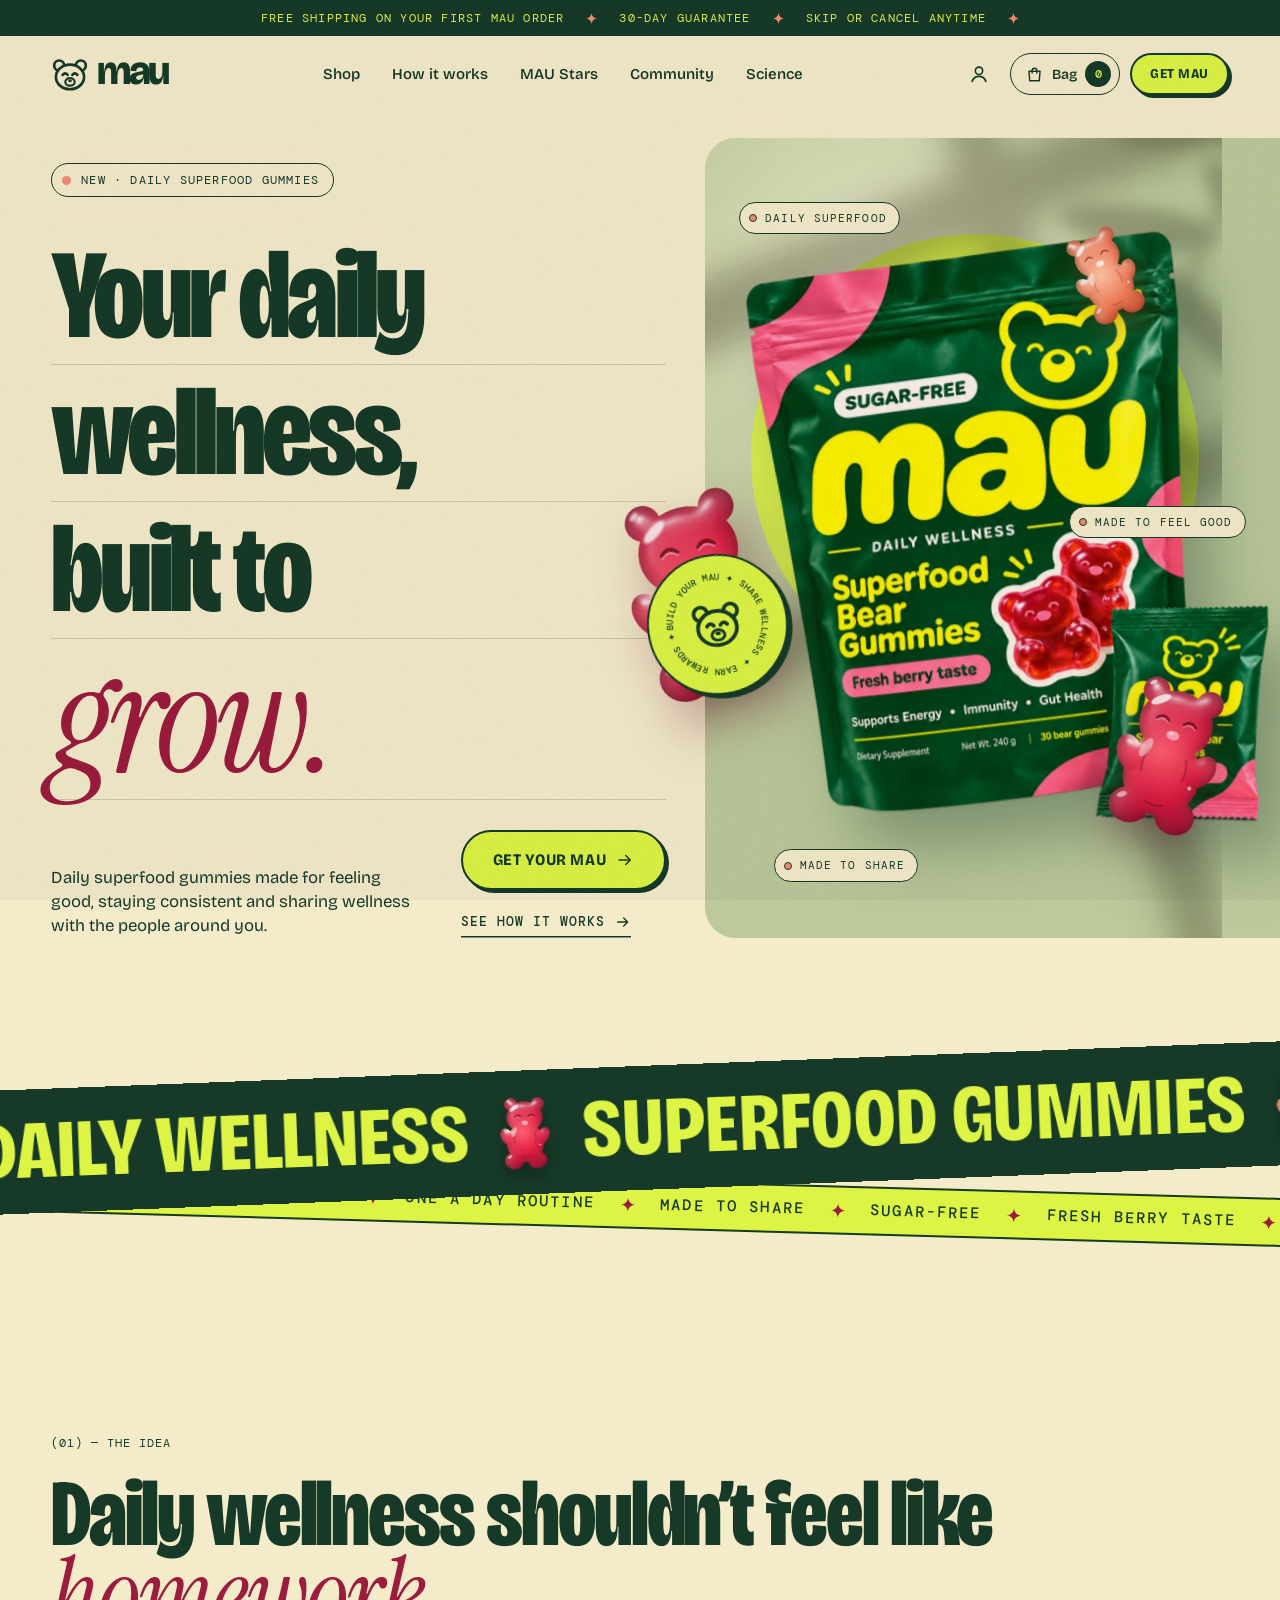
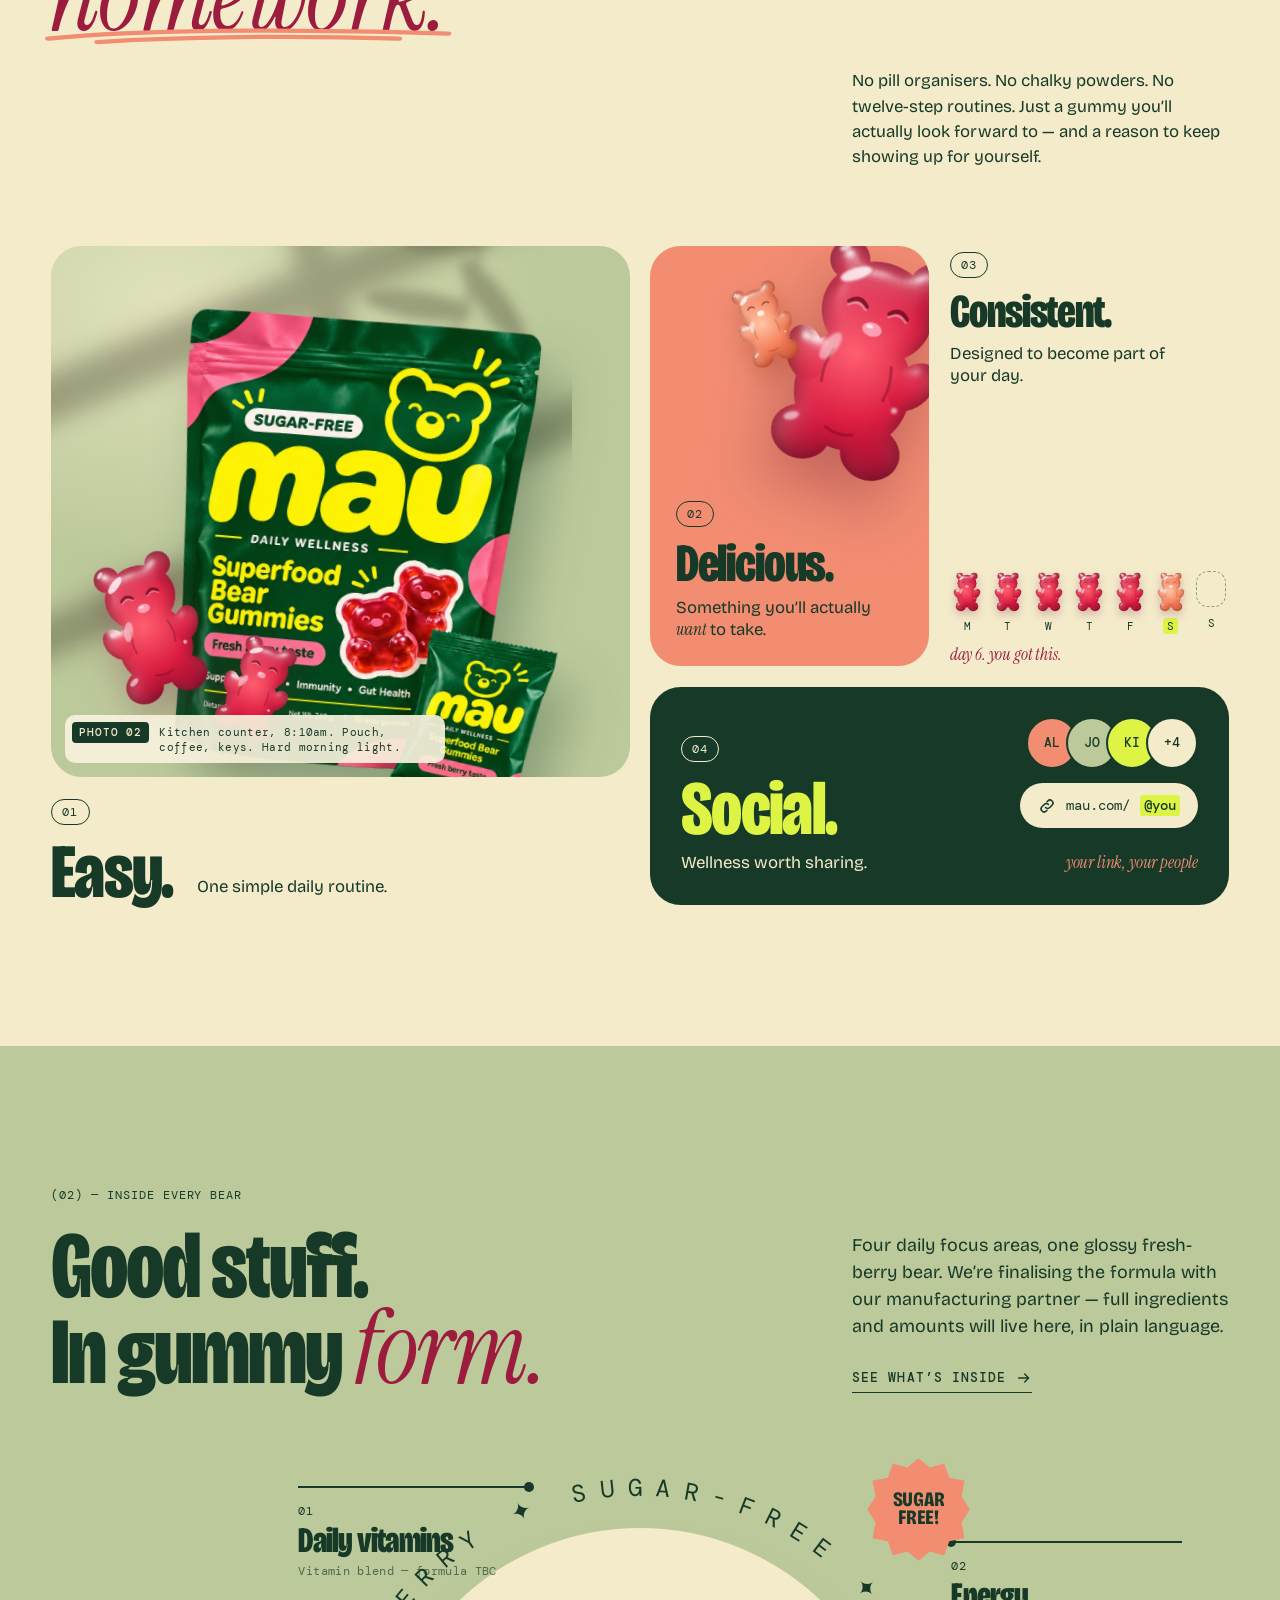
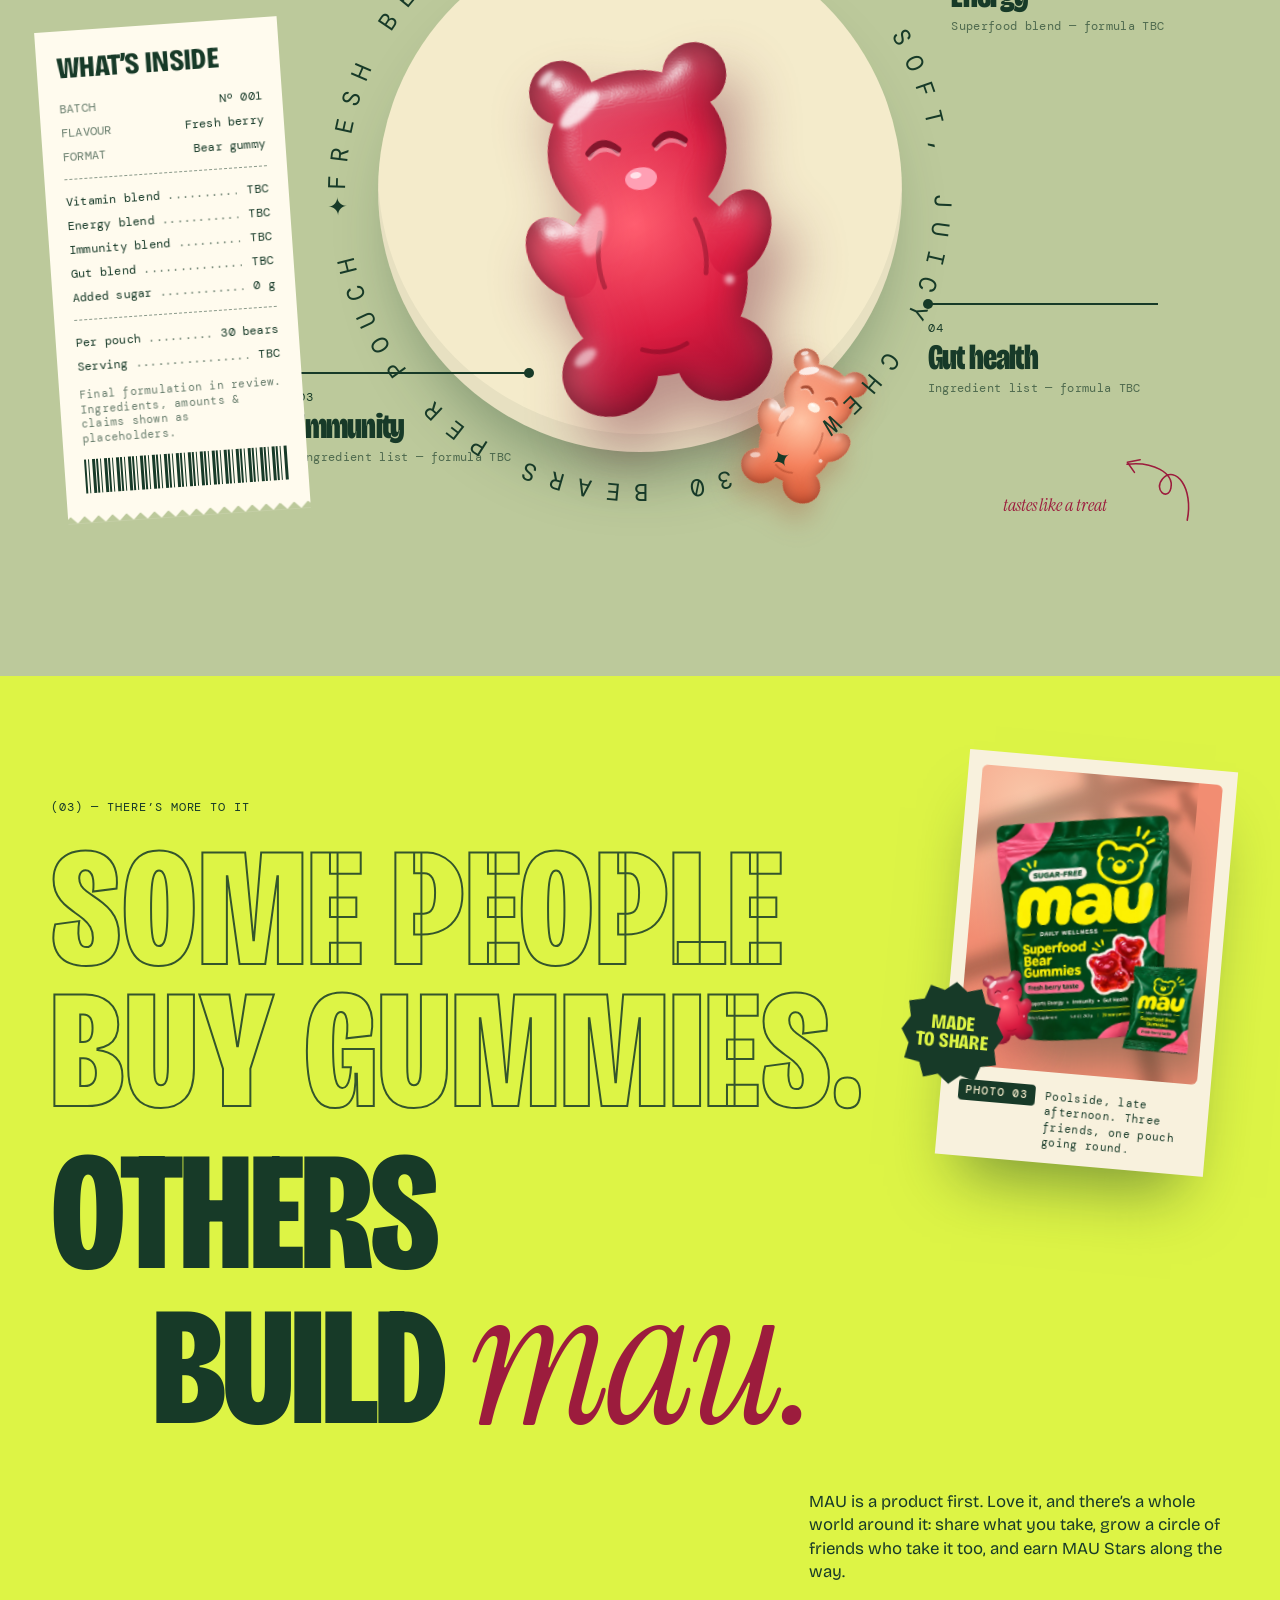
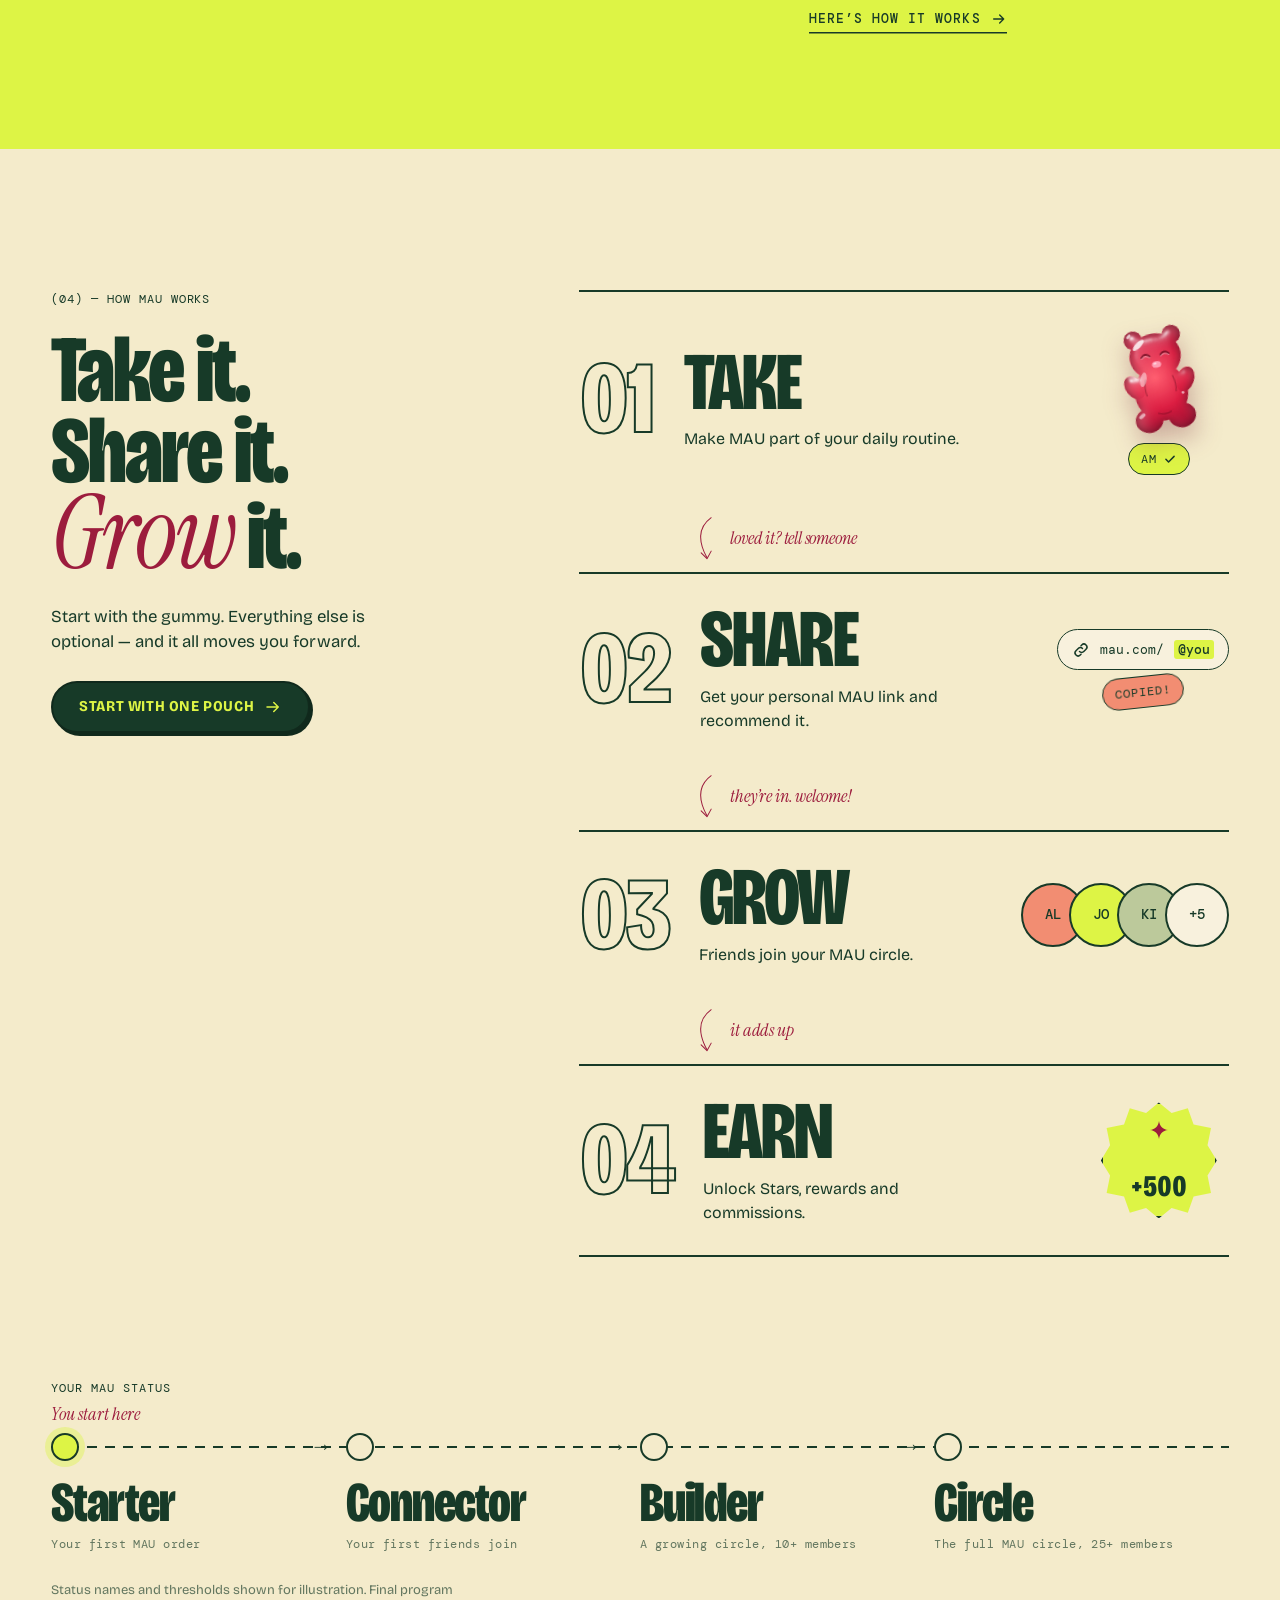
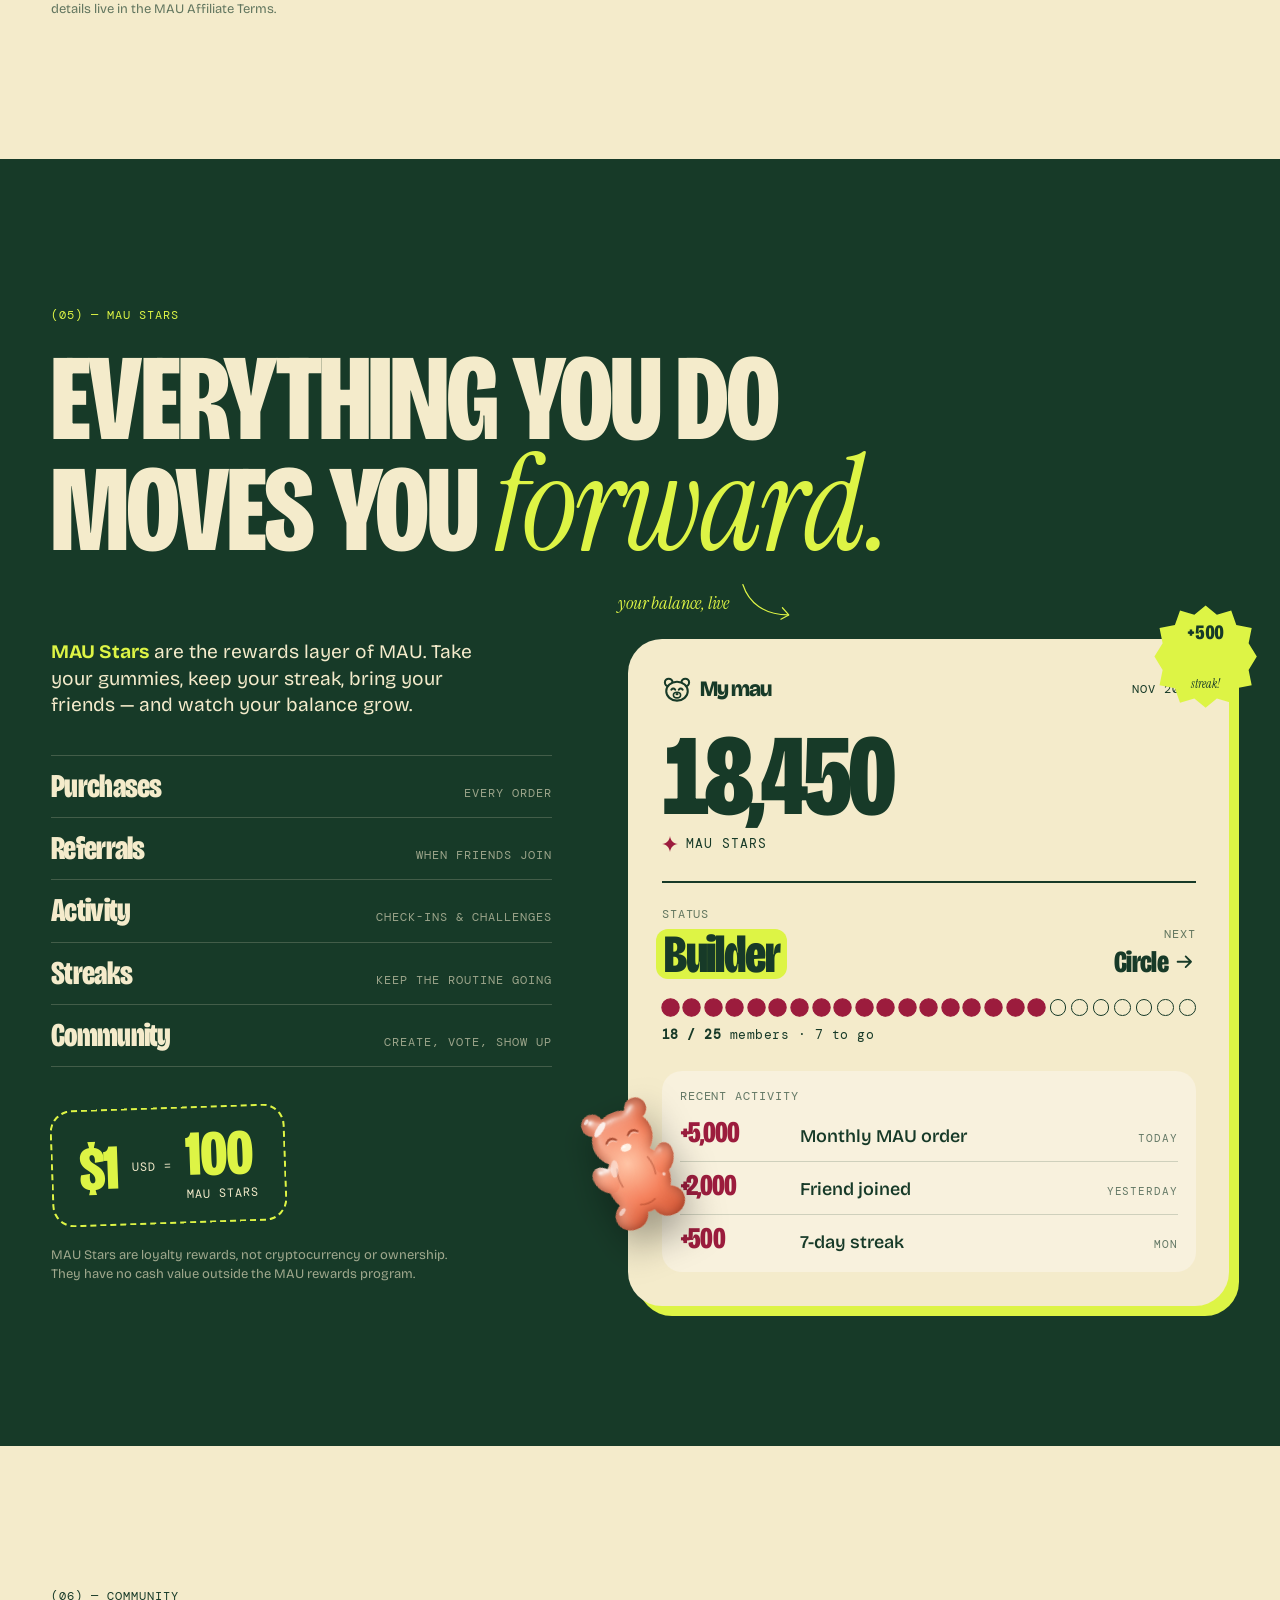
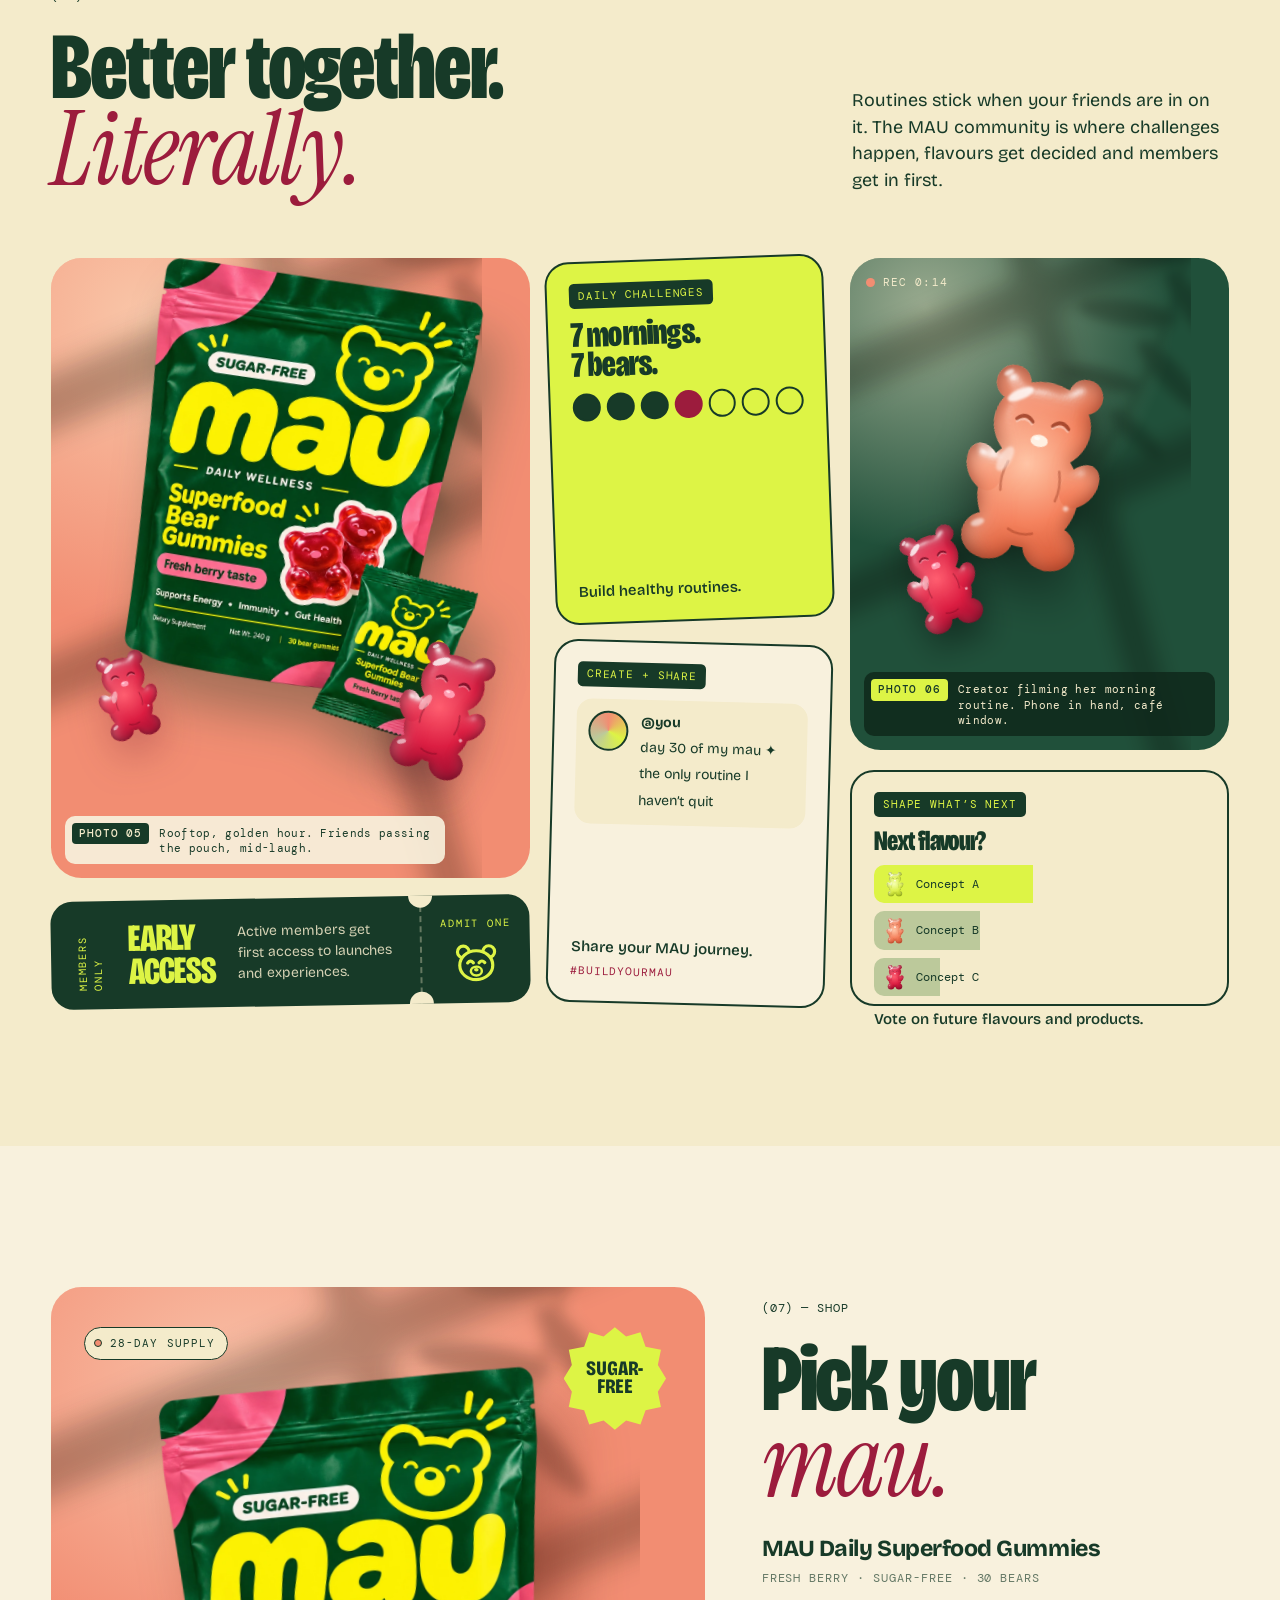
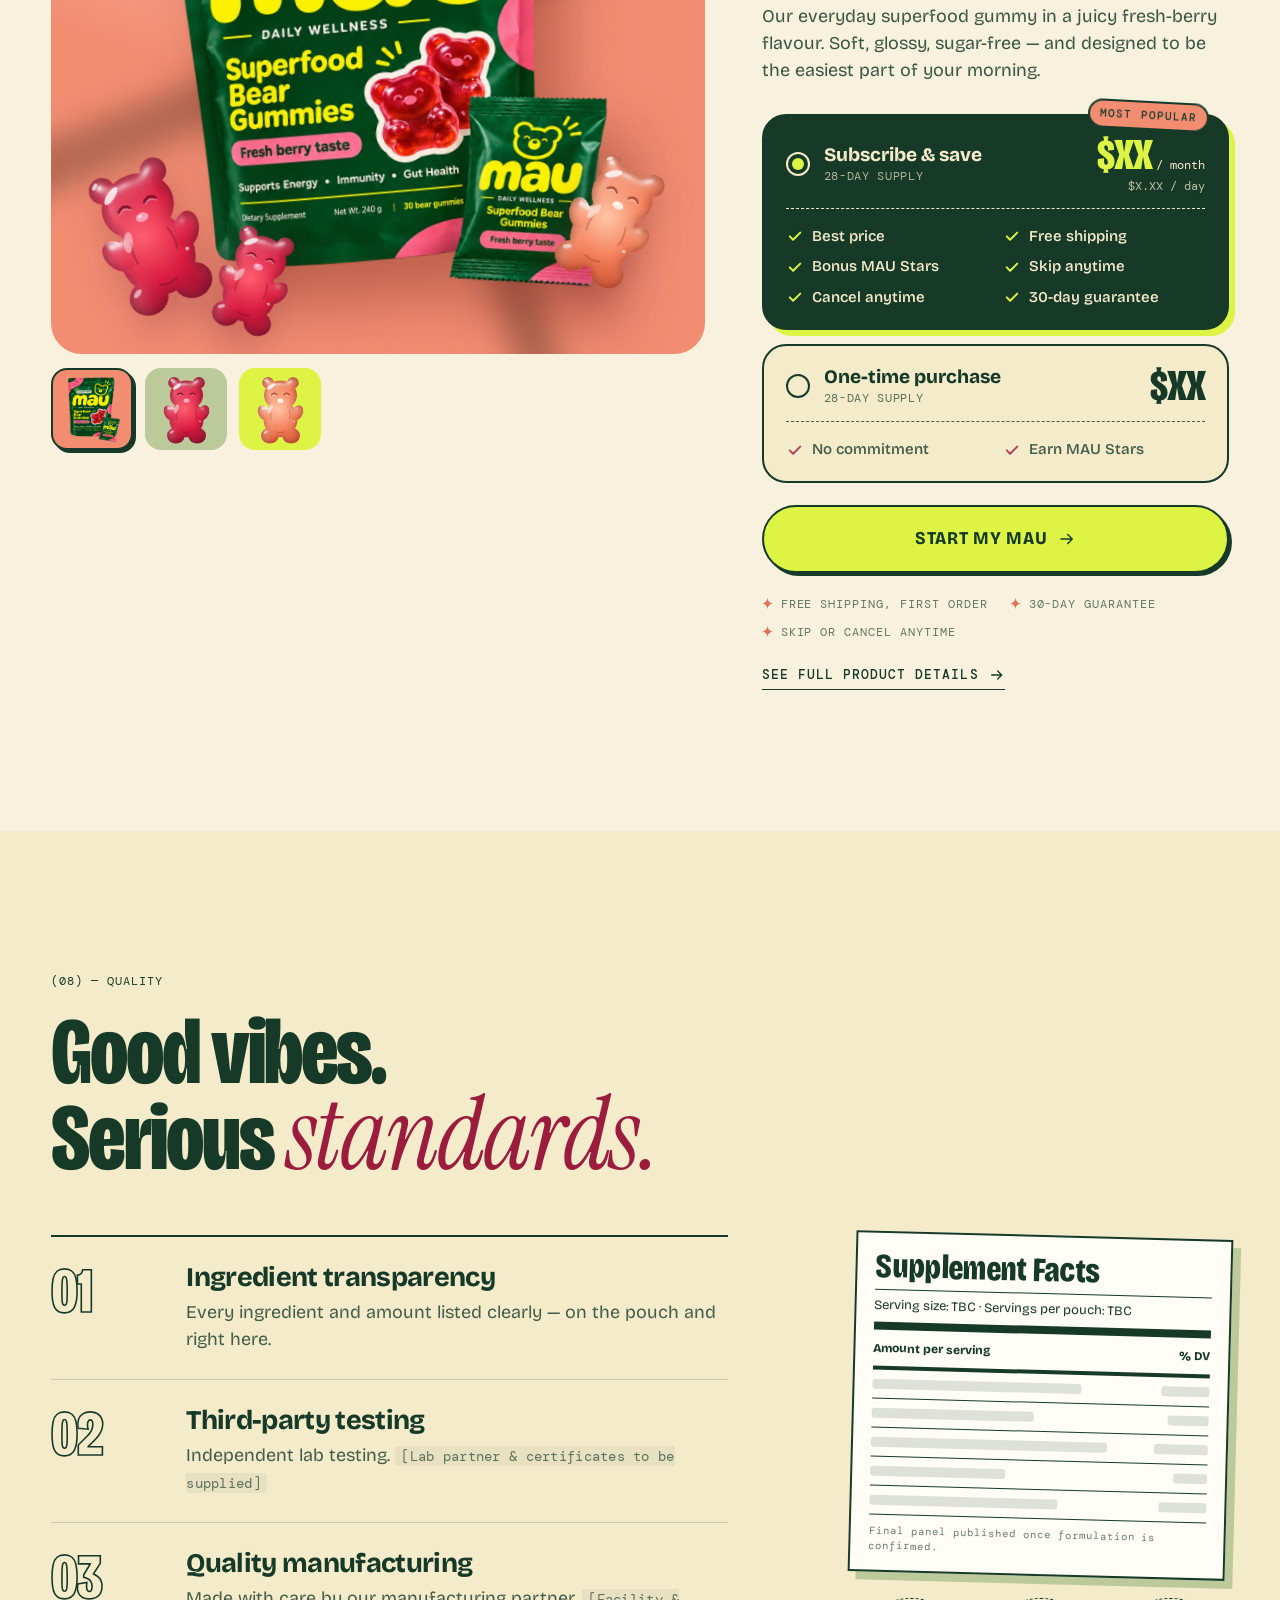
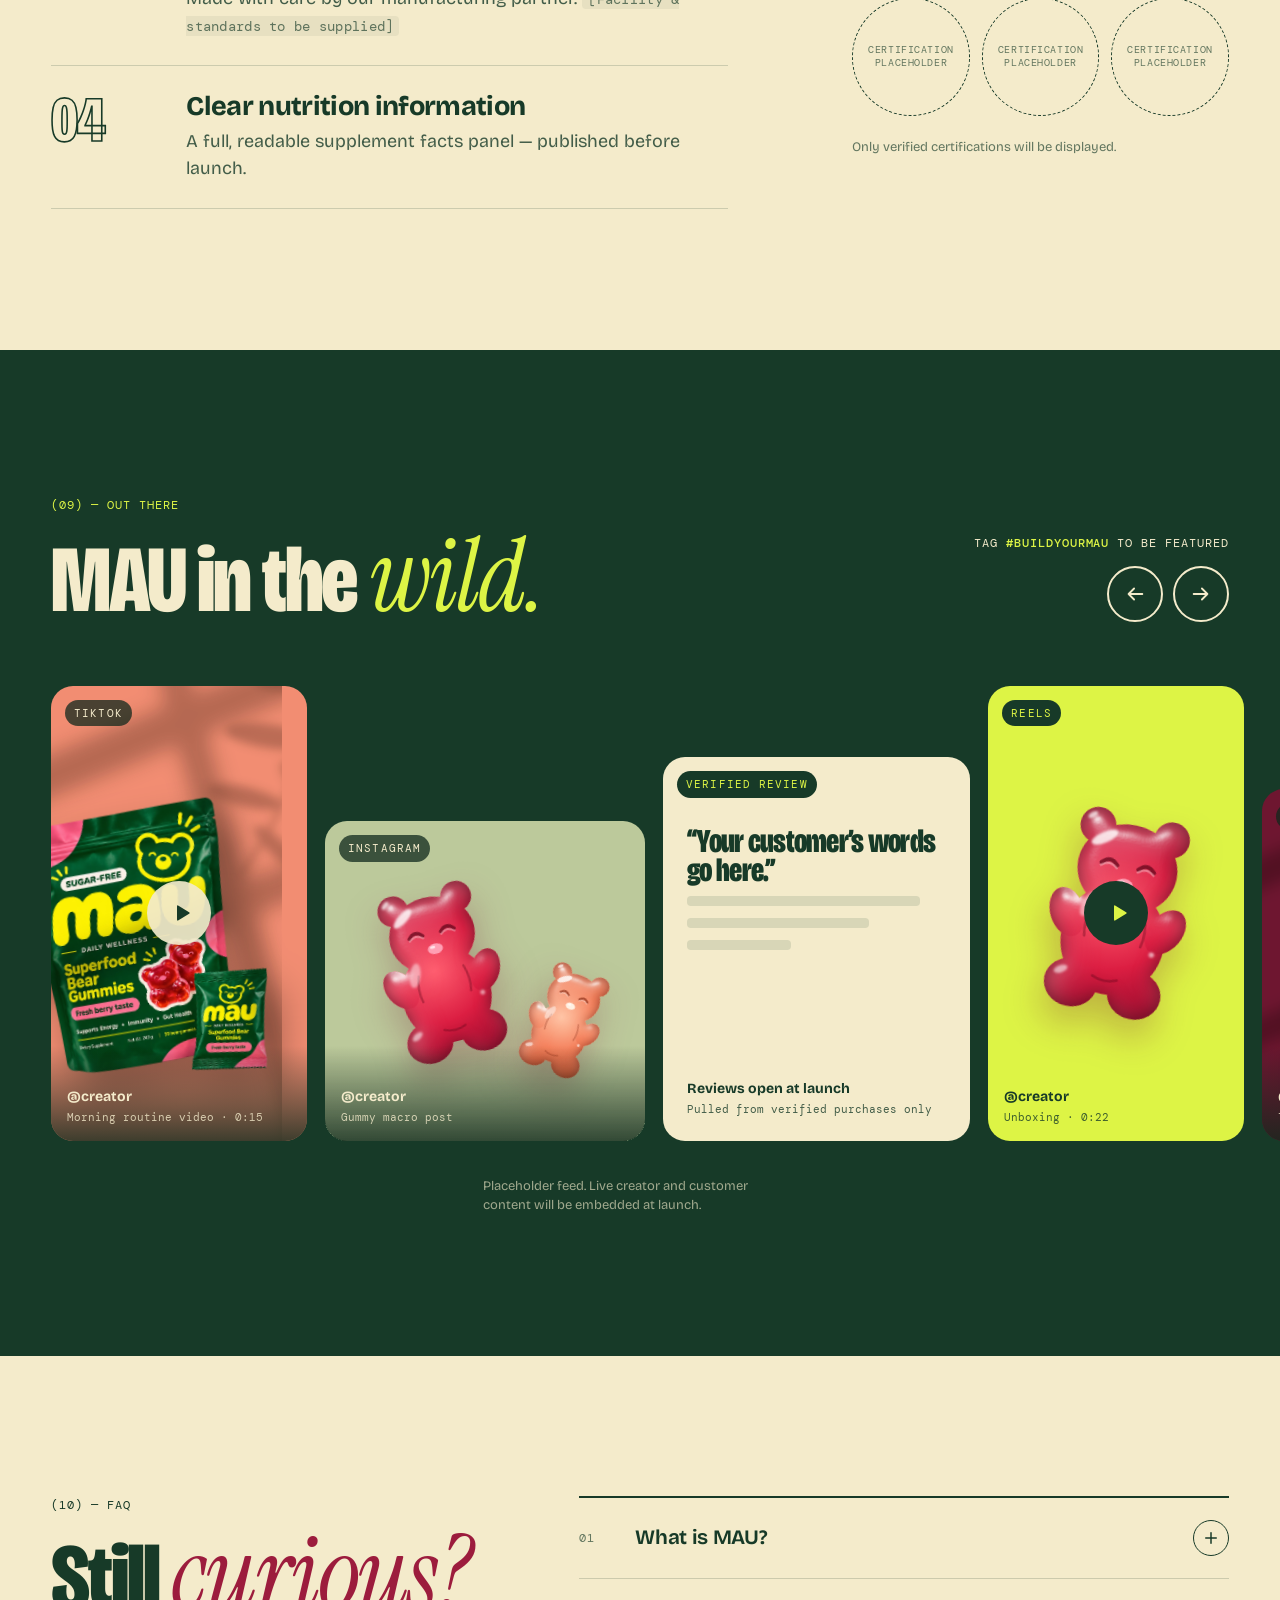
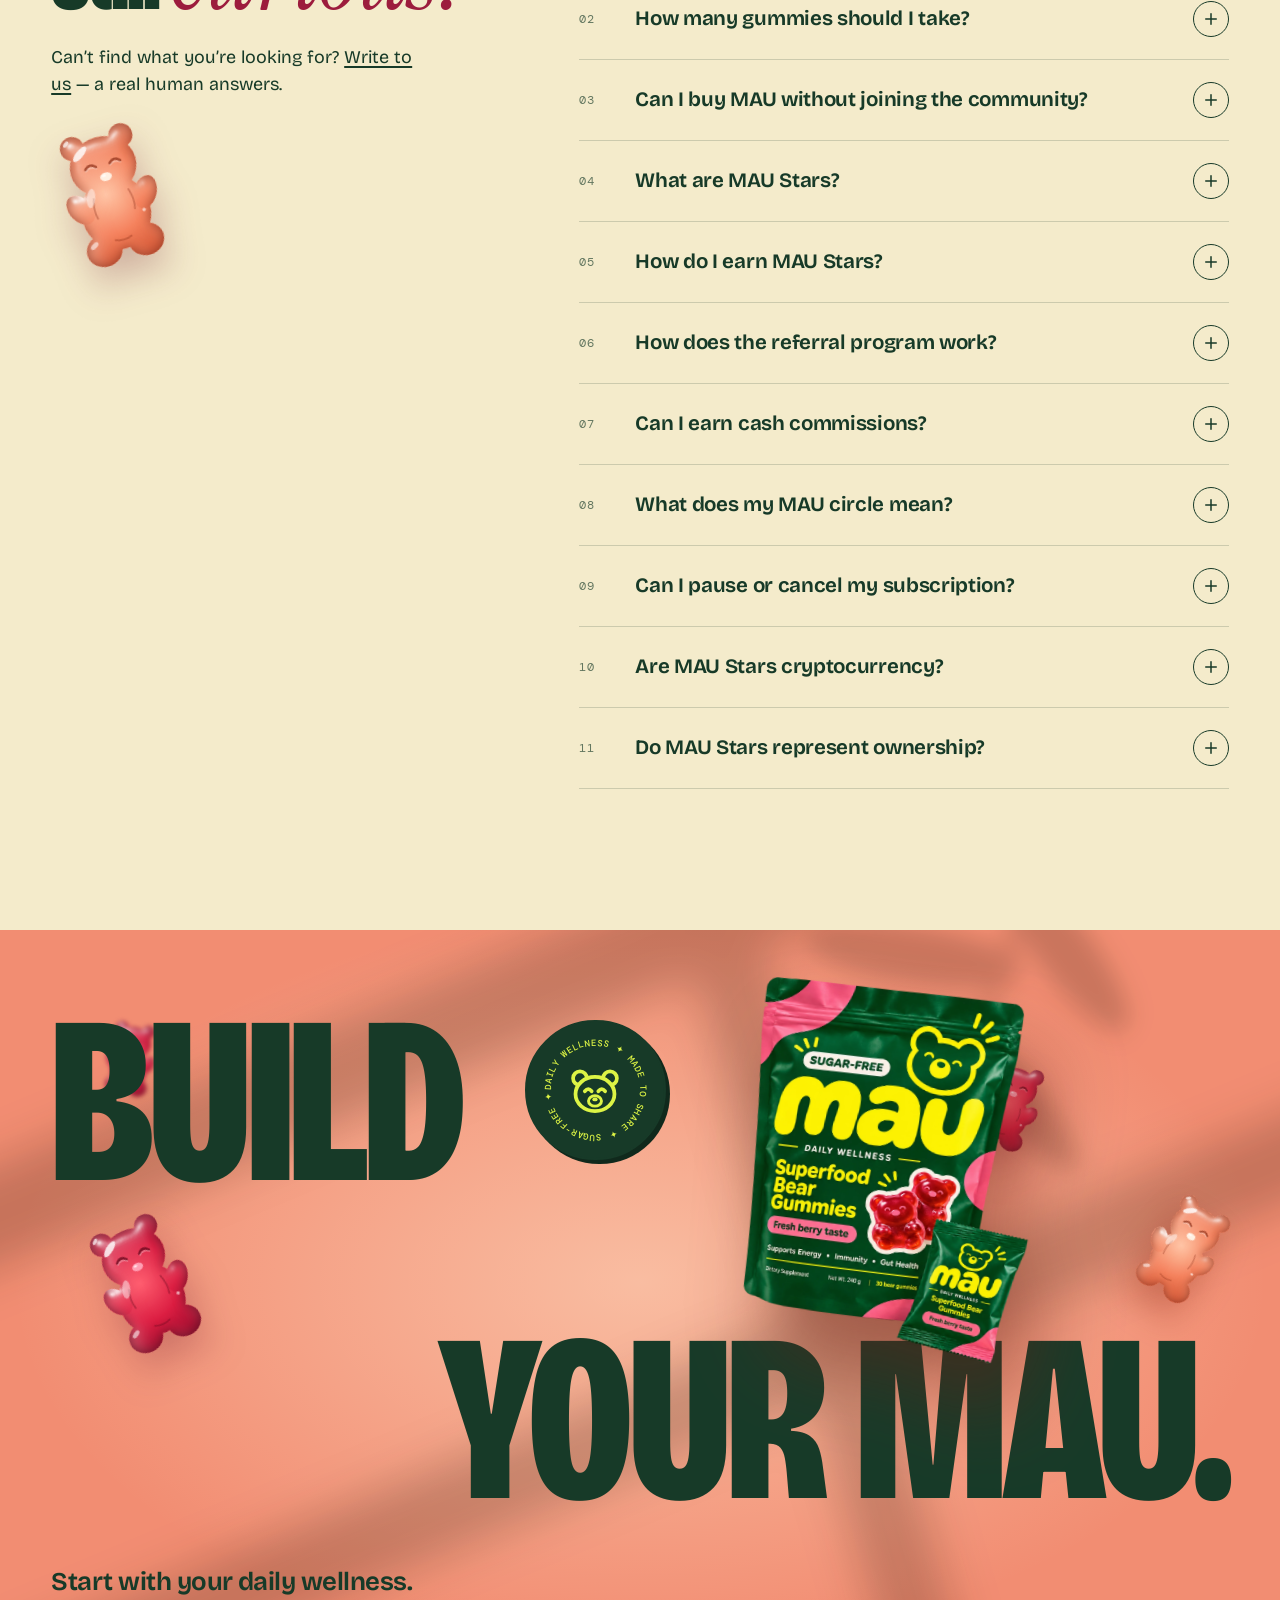
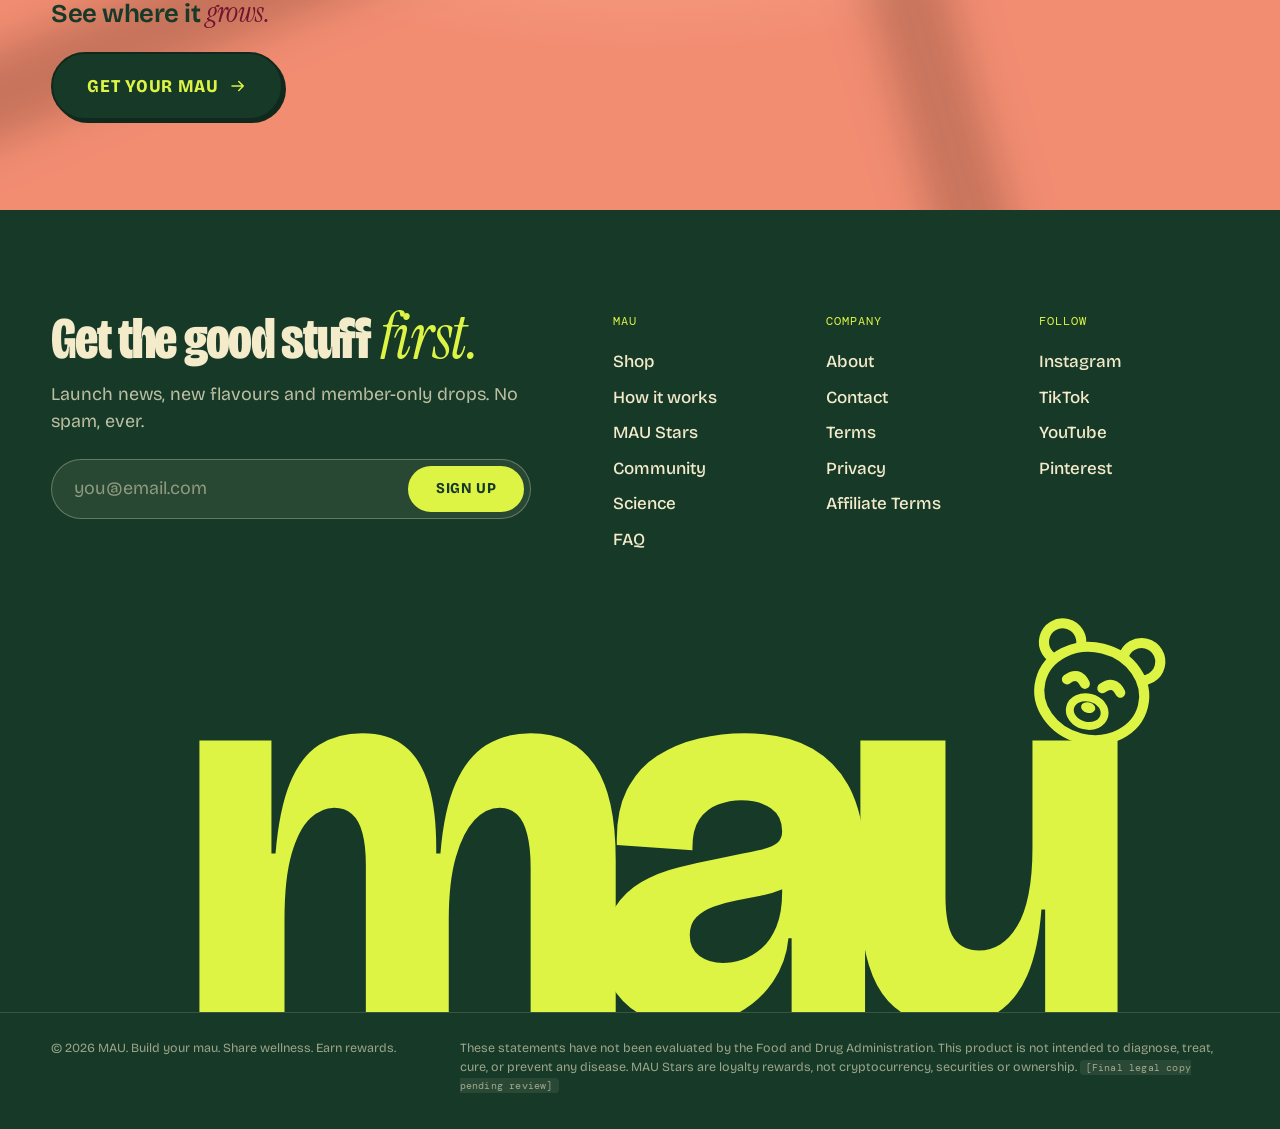
<file: index.html>
<!doctype html>
<html lang="en">
<head>
  <meta charset="utf-8">
  <meta name="viewport" content="width=device-width, initial-scale=1">
  <title>MAU — Daily Superfood Gummies</title>
  <meta name="description" content="MAU daily superfood gummies. Build your mau. Share wellness. Earn rewards.">
  <meta name="theme-color" content="#173A28">
  <link rel="preconnect" href="https://fonts.googleapis.com">
  <link rel="preconnect" href="https://fonts.gstatic.com" crossorigin>
  <link href="https://fonts.googleapis.com/css2?family=Bricolage+Grotesque:opsz,wdth,wght@12..96,75..100,300..800&family=DM+Mono:wght@400;500&family=Instrument+Serif:ital@0;1&display=swap" rel="stylesheet">
  <link rel="preload" as="image" href="assets/mau-pack.webp">
  <link rel="stylesheet" href="css/styles.css">
  <link rel="stylesheet" href="css/shop.css">
  <script>document.documentElement.classList.add('js')</script>
</head>
<body>

<!-- ============ ICON SPRITE ============ -->
<svg width="0" height="0" style="position:absolute" aria-hidden="true">
  <defs>
    <mask id="m-bear" maskUnits="userSpaceOnUse" x="0" y="0" width="64" height="58">
      <rect width="64" height="58" fill="#fff"/>
      <ellipse cx="32" cy="34" rx="24" ry="21" fill="#000"/>
    </mask>
  </defs>
  <symbol id="i-bear" viewBox="0 0 64 58">
    <g fill="none" stroke="currentColor" stroke-width="4.6" stroke-linecap="round" stroke-linejoin="round">
      <circle cx="13.5" cy="14.5" r="8.5" mask="url(#m-bear)"/>
      <circle cx="50.5" cy="14.5" r="8.5" mask="url(#m-bear)"/>
      <ellipse cx="32" cy="34" rx="24" ry="21"/>
      <path d="M19.5 30.5q4.2-5 8.4 0M36.1 30.5q4.2-5 8.4 0"/>
      <ellipse cx="32" cy="42.5" rx="8" ry="6.4" stroke-width="3.6"/>
    </g>
    <ellipse cx="32" cy="40.6" rx="3.3" ry="2.4" fill="currentColor"/>
  </symbol>
  <symbol id="i-spark" viewBox="0 0 24 24"><path fill="currentColor" d="M12 0c.9 6.9 5.1 11.1 12 12-6.9.9-11.1 5.1-12 12-.9-6.9-5.1-11.1-12-12C6.9 11.1 11.1 6.9 12 0Z"/></symbol>
  <symbol id="i-arrow" viewBox="0 0 24 24"><path fill="none" stroke="currentColor" stroke-width="2" stroke-linecap="round" stroke-linejoin="round" d="M4 12h15M13 6l6 6-6 6"/></symbol>
  <symbol id="i-check" viewBox="0 0 24 24"><path fill="none" stroke="currentColor" stroke-width="2.6" stroke-linecap="round" stroke-linejoin="round" d="m5 12.5 4.5 4.5L19 7.5"/></symbol>
  <symbol id="i-plus" viewBox="0 0 24 24"><path fill="none" stroke="currentColor" stroke-width="2" stroke-linecap="round" d="M12 5v14M5 12h14"/></symbol>
  <symbol id="i-play" viewBox="0 0 24 24"><path fill="currentColor" d="M8 5.5v13a1 1 0 0 0 1.5.86l10.6-6.5a1 1 0 0 0 0-1.72L9.5 4.64A1 1 0 0 0 8 5.5Z"/></symbol>
  <symbol id="i-bag" viewBox="0 0 24 24"><path fill="none" stroke="currentColor" stroke-width="1.8" stroke-linejoin="round" d="M5 8h14l-1 12H6L5 8Z"/><path fill="none" stroke="currentColor" stroke-width="1.8" stroke-linecap="round" d="M9 10V7a3 3 0 0 1 6 0v3"/></symbol>
  <symbol id="i-user" viewBox="0 0 24 24"><circle cx="12" cy="8.5" r="4" fill="none" stroke="currentColor" stroke-width="1.8"/><path fill="none" stroke="currentColor" stroke-width="1.8" stroke-linecap="round" d="M4.5 20c1.4-3.6 4.2-5.4 7.5-5.4s6.1 1.8 7.5 5.4"/></symbol>
  <symbol id="i-link" viewBox="0 0 24 24"><path fill="none" stroke="currentColor" stroke-width="2" stroke-linecap="round" d="M10 14a4 4 0 0 0 5.7 0l3-3a4 4 0 0 0-5.7-5.7l-1 1M14 10a4 4 0 0 0-5.7 0l-3 3a4 4 0 0 0 5.7 5.7l1-1"/></symbol>
  <!-- hand-drawn arrows -->
  <symbol id="i-hand-arrow" viewBox="0 0 120 80"><g fill="none" stroke="currentColor" stroke-width="2.4" stroke-linecap="round" stroke-linejoin="round"><path d="M6 12c18 34 52 52 100 44"/><path d="M92 44l15 12-14 11"/></g></symbol>
  <symbol id="i-hand-loop" viewBox="0 0 140 90"><g fill="none" stroke="currentColor" stroke-width="2.4" stroke-linecap="round" stroke-linejoin="round"><path d="M6 70C22 22 64 6 70 34c4 22-24 26-18 6 7-22 44-22 76 2"/><path d="M114 26l15 13-17 8"/></g></symbol>
  <symbol id="i-hand-down" viewBox="0 0 60 110"><g fill="none" stroke="currentColor" stroke-width="2.4" stroke-linecap="round" stroke-linejoin="round"><path d="M40 4C10 26 8 60 30 100"/><path d="M16 88l14 14 10-18"/></g></symbol>
  <symbol id="i-star" viewBox="0 0 24 24"><path fill="currentColor" d="M12 1.8l2.9 6.6 7.1.6-5.4 4.7 1.6 7-6.2-3.7-6.2 3.7 1.6-7L2 9l7.1-.6L12 1.8Z"/></symbol>
  <symbol id="i-minus" viewBox="0 0 24 24"><path fill="none" stroke="currentColor" stroke-width="2" stroke-linecap="round" d="M5 12h14"/></symbol>
  <symbol id="i-close" viewBox="0 0 24 24"><path fill="none" stroke="currentColor" stroke-width="2" stroke-linecap="round" d="M6 6l12 12M18 6 6 18"/></symbol>
  <symbol id="i-truck" viewBox="0 0 24 24"><g fill="none" stroke="currentColor" stroke-width="1.8" stroke-linejoin="round"><path d="M2.5 6.5h11v9h-11zM13.5 9.5h4l3 3v3h-7z"/><circle cx="7" cy="17.5" r="1.8" fill="var(--cream, #fff)"/><circle cx="17" cy="17.5" r="1.8" fill="var(--cream, #fff)"/></g></symbol>
  <symbol id="i-shield" viewBox="0 0 24 24"><g fill="none" stroke="currentColor" stroke-width="1.8" stroke-linejoin="round" stroke-linecap="round"><path d="M12 2.8 4.5 5.6v6c0 4.6 3.2 8 7.5 9.6 4.3-1.6 7.5-5 7.5-9.6v-6L12 2.8Z"/><path d="m8.8 12.2 2.2 2.2 4.4-4.6"/></g></symbol>
  <symbol id="i-lock" viewBox="0 0 24 24"><g fill="none" stroke="currentColor" stroke-width="1.8" stroke-linejoin="round"><rect x="5" y="10.5" width="14" height="10" rx="2"/><path d="M8 10.5V8a4 4 0 0 1 8 0v2.5"/></g></symbol>
  <symbol id="i-underline" viewBox="0 0 300 24" preserveAspectRatio="none"><path fill="none" stroke="currentColor" stroke-width="5" stroke-linecap="round" d="M4 16C70 6 160 4 296 10M40 20c60-6 140-8 220-4"/></symbol>
</svg>

<a class="skip" href="#main">Skip to content</a>

<!-- ============ 1. ANNOUNCEMENT ============ -->
<div class="announce" role="region" aria-label="Announcement">
  <div class="announce__track">
    <span>Free shipping on your first MAU order</span><svg class="announce__star"><use href="#i-spark"/></svg>
    <span>30-day guarantee</span><svg class="announce__star"><use href="#i-spark"/></svg>
    <span>Skip or cancel anytime</span><svg class="announce__star"><use href="#i-spark"/></svg>
    <span aria-hidden="true">Free shipping on your first MAU order</span><svg class="announce__star" aria-hidden="true"><use href="#i-spark"/></svg>
    <span aria-hidden="true">30-day guarantee</span><svg class="announce__star" aria-hidden="true"><use href="#i-spark"/></svg>
    <span aria-hidden="true">Skip or cancel anytime</span><svg class="announce__star" aria-hidden="true"><use href="#i-spark"/></svg>
  </div>
</div>

<!-- ============ 2. NAVIGATION ============ -->
<header class="nav" id="nav">
  <div class="nav__inner wrap">
    <a class="wordmark" href="#top" aria-label="MAU home">
      <svg class="wordmark__bear" aria-hidden="true"><use href="#i-bear"/></svg>
      <span class="wordmark__type">mau</span>
    </a>
    <nav class="nav__links" aria-label="Primary">
      <a href="product.html">Shop</a>
      <a href="#how">How it works</a>
      <a href="#stars">MAU Stars</a>
      <a href="#community">Community</a>
      <a href="#science">Science</a>
    </nav>
    <div class="nav__actions">
      <a class="nav__icon" href="account/" aria-label="Account"><svg><use href="#i-user"/></svg></a>
      <a class="nav__bag" href="cart.html" data-cart-open aria-label="Bag, 0 items"><svg><use href="#i-bag"/></svg><span>Bag</span><b data-cart-count>0</b></a>
      <a class="btn btn--lime btn--sm nav__cta" href="#shop">Get mau</a>
      <button class="nav__burger" aria-label="Open menu" aria-expanded="false" aria-controls="menu"><span></span><span></span></button>
    </div>
  </div>
</header>

<div class="menu" id="menu" hidden>
  <nav class="menu__links" aria-label="Mobile">
    <a href="product.html"><span>01</span>Shop</a>
    <a href="#how"><span>02</span>How it works</a>
    <a href="#stars"><span>03</span>MAU Stars</a>
    <a href="#community"><span>04</span>Community</a>
    <a href="#science"><span>05</span>Science</a>
    <a href="#faq"><span>06</span>FAQ</a>
  </nav>
  <div class="menu__foot">
    <a class="btn btn--lime btn--lg btn--block" href="#shop">Get your mau</a>
    <p class="mono">Free shipping on your first order · 30-day guarantee</p>
  </div>
</div>

<main id="main">

<!-- ============ 3. HERO ============ -->
<section class="hero" id="top">
  <div class="hero__inner wrap">
    <div class="hero__copy">
      <p class="eyebrow reveal"><span class="eyebrow__dot"></span>New · Daily superfood gummies</p>
      <h1 class="hero__title d reveal">
        <span class="line">Your daily</span>
        <span class="line">wellness,</span>
        <span class="line">built to</span>
        <span class="line"><em class="it">grow.</em></span>
      </h1>
      <div class="hero__sub reveal">
        <p>Daily superfood gummies made for feeling good, staying consistent and sharing wellness with the people around you.</p>
        <div class="hero__ctas">
          <a class="btn btn--lime btn--lg" href="#shop">Get your mau <svg><use href="#i-arrow"/></svg></a>
          <a class="link-arrow" href="#how">See how it works <svg><use href="#i-arrow"/></svg></a>
        </div>
      </div>
    </div>

    <div class="hero__stage">
      <div class="hero__panel">
        <img class="gobo" src="assets/gobo.svg" alt="" aria-hidden="true">
        <span class="hero__ring" aria-hidden="true"></span>
        <img class="hero__pack" data-speed="-0.06" src="assets/mau-pack.webp" width="1122" height="1402" alt="MAU Superfood Bear Gummies pouch and single sachet, fresh berry taste, sugar-free">
        <img class="g g--h1" data-speed="0.12" src="assets/gummy-berry.svg" alt="" aria-hidden="true">
        <img class="g g--h2" data-speed="0.2" src="assets/gummy-coral.svg" alt="" aria-hidden="true">
        <img class="g g--h3" data-speed="0.08" src="assets/gummy-berry.svg" alt="" aria-hidden="true">
        <span class="tag tag--h1"><i></i>Daily superfood</span>
        <span class="tag tag--h2"><i></i>Made to feel good</span>
        <span class="tag tag--h3"><i></i>Made to share</span>
      </div>

      <div class="sticker sticker--lime hero__sticker" aria-label="Build your mau">
        <svg class="sticker__ring" viewBox="0 0 200 200" aria-hidden="true">
          <defs><path id="ring-hero" d="M100 100m-74 0a74 74 0 1 1 148 0a74 74 0 1 1-148 0"/></defs>
          <text><textPath href="#ring-hero" textLength="462" lengthAdjust="spacing">BUILD YOUR MAU ✦ SHARE WELLNESS ✦ EARN REWARDS ✦</textPath></text>
        </svg>
        <svg class="sticker__icon" aria-hidden="true"><use href="#i-bear"/></svg>
      </div>
    </div>

    <img class="g g--hero-big" data-speed="0.18" src="assets/gummy-berry.svg" alt="" aria-hidden="true">
  </div>
</section>

<!-- ============ 4. MARQUEE ============ -->
<section class="ribbons" aria-label="Brand promise">
  <div class="ribbon ribbon--forest">
    <div class="ribbon__track">
      <div class="ribbon__set">
        <span>Daily wellness</span><img src="assets/gummy-berry.svg" alt=""><span>Superfood gummies</span><img src="assets/gummy-coral.svg" alt=""><span>Feel good</span><img src="assets/gummy-berry.svg" alt=""><span>Share wellness</span><img src="assets/gummy-coral.svg" alt=""><span><em class="it">Build your mau</em></span><img src="assets/gummy-berry.svg" alt="">
      </div>
      <div class="ribbon__set" aria-hidden="true">
        <span>Daily wellness</span><img src="assets/gummy-berry.svg" alt=""><span>Superfood gummies</span><img src="assets/gummy-coral.svg" alt=""><span>Feel good</span><img src="assets/gummy-berry.svg" alt=""><span>Share wellness</span><img src="assets/gummy-coral.svg" alt=""><span><em class="it">Build your mau</em></span><img src="assets/gummy-berry.svg" alt="">
      </div>
    </div>
  </div>
  <div class="ribbon ribbon--lime" aria-hidden="true">
    <div class="ribbon__track ribbon__track--rev">
      <div class="ribbon__set">
        <span>Sugar-free</span><svg><use href="#i-spark"/></svg><span>Fresh berry taste</span><svg><use href="#i-spark"/></svg><span>One a day routine</span><svg><use href="#i-spark"/></svg><span>Made to share</span><svg><use href="#i-spark"/></svg>
      </div>
      <div class="ribbon__set">
        <span>Sugar-free</span><svg><use href="#i-spark"/></svg><span>Fresh berry taste</span><svg><use href="#i-spark"/></svg><span>One a day routine</span><svg><use href="#i-spark"/></svg><span>Made to share</span><svg><use href="#i-spark"/></svg>
      </div>
    </div>
  </div>
</section>

<!-- ============ 5. DAILY WELLNESS ============ -->
<section class="daily section" id="why">
  <div class="wrap">
    <header class="daily__head">
      <p class="label reveal">(01) — The idea</p>
      <h2 class="d h-xl reveal">Daily wellness shouldn’t feel like <span class="it scribble">homework.<svg aria-hidden="true"><use href="#i-underline"/></svg></span></h2>
      <p class="daily__intro reveal">No pill organisers. No chalky powders. No twelve-step routines. Just a gummy you’ll actually look forward to — and a reason to keep showing up for yourself.</p>
    </header>

    <div class="daily__grid">
      <article class="benefit benefit--easy reveal">
        <figure class="shot shot--pistachio">
          <img class="gobo" src="assets/gobo.svg" alt="" aria-hidden="true">
          <img class="shot__pack" data-speed="-0.05" src="assets/mau-pack.webp" alt="MAU pouch on a sunlit kitchen counter">
          <img class="g g--e1" src="assets/gummy-berry.svg" alt="" aria-hidden="true">
          <img class="g g--e2" src="assets/gummy-berry.svg" alt="" aria-hidden="true">
          <figcaption class="brief"><b>Photo 02</b> Kitchen counter, 8:10am. Pouch, coffee, keys. Hard morning light.</figcaption>
        </figure>
        <div class="benefit__text">
          <span class="benefit__n">01</span>
          <h3 class="d">Easy.</h3>
          <p>One simple daily routine.</p>
        </div>
      </article>

      <article class="benefit benefit--delicious reveal">
        <img class="g g--d1" data-speed="0.1" src="assets/gummy-berry.svg" alt="" aria-hidden="true">
        <img class="g g--d2" src="assets/gummy-coral.svg" alt="" aria-hidden="true">
        <span class="benefit__n">02</span>
        <h3 class="d">Delicious.</h3>
        <p>Something you’ll actually <em class="it">want</em> to take.</p>
      </article>

      <article class="benefit benefit--consistent reveal">
        <span class="benefit__n">03</span>
        <h3 class="d">Consistent.</h3>
        <p>Designed to become part of your day.</p>
        <ol class="week" aria-label="Example week streak">
          <li class="on"><img src="assets/gummy-berry.svg" alt=""><span>M</span></li>
          <li class="on"><img src="assets/gummy-berry.svg" alt=""><span>T</span></li>
          <li class="on"><img src="assets/gummy-berry.svg" alt=""><span>W</span></li>
          <li class="on"><img src="assets/gummy-berry.svg" alt=""><span>T</span></li>
          <li class="on"><img src="assets/gummy-berry.svg" alt=""><span>F</span></li>
          <li class="today"><img src="assets/gummy-coral.svg" alt=""><span>S</span></li>
          <li><i></i><span>S</span></li>
        </ol>
        <p class="hand week__note">day 6. you got this.</p>
      </article>

      <article class="benefit benefit--social reveal">
        <div>
          <span class="benefit__n">04</span>
          <h3 class="d">Social.</h3>
          <p>Wellness worth sharing.</p>
        </div>
        <div class="social-viz" aria-hidden="true">
          <div class="avatars">
            <span style="--c:var(--coral)">AL</span><span style="--c:var(--pistachio)">JO</span><span style="--c:var(--lime)">KI</span><span style="--c:var(--cream)">+4</span>
          </div>
          <div class="linkchip"><svg><use href="#i-link"/></svg>mau.com/<b>@you</b></div>
          <p class="hand">your link, your people</p>
        </div>
      </article>
    </div>
  </div>
</section>

<!-- ============ 6. INGREDIENTS ============ -->
<section class="inside section" id="inside">
  <div class="wrap">
    <header class="inside__head">
      <p class="label reveal">(02) — Inside every bear</p>
      <h2 class="d h-xl reveal">Good stuff.<br>In gummy <em class="it">form.</em></h2>
      <div class="inside__aside reveal">
        <p>Four daily focus areas, one glossy fresh-berry bear. We’re finalising the formula with our manufacturing partner — full ingredients and amounts will live here, in plain language.</p>
        <a class="link-arrow" href="#science">See what’s inside <svg><use href="#i-arrow"/></svg></a>
      </div>
    </header>

    <div class="inside__stage">
      <div class="plate" aria-hidden="true">
        <span class="plate__disc"></span>
        <img class="g g--plate" data-speed="0.08" src="assets/gummy-berry.svg" alt="">
        <img class="g g--plate2" data-speed="0.16" src="assets/gummy-coral.svg" alt="">
        <svg class="plate__ring" viewBox="0 0 200 200">
          <defs><path id="ring-plate" d="M100 100m-92 0a92 92 0 1 1 184 0a92 92 0 1 1-184 0"/></defs>
          <text><textPath href="#ring-plate" textLength="576" lengthAdjust="spacing">FRESH BERRY ✦ SUGAR-FREE ✦ SOFT, JUICY CHEW ✦ 30 BEARS PER POUCH ✦</textPath></text>
        </svg>
      </div>

      <ul class="focus">
        <li class="focus__item focus__item--1 reveal"><span class="mono">01</span><b class="d">Daily vitamins</b><small>Vitamin blend — formula TBC</small></li>
        <li class="focus__item focus__item--2 reveal"><span class="mono">02</span><b class="d">Energy</b><small>Superfood blend — formula TBC</small></li>
        <li class="focus__item focus__item--3 reveal"><span class="mono">03</span><b class="d">Immunity</b><small>Ingredient list — formula TBC</small></li>
        <li class="focus__item focus__item--4 reveal"><span class="mono">04</span><b class="d">Gut health</b><small>Ingredient list — formula TBC</small></li>
      </ul>

      <div class="receipt reveal" aria-label="What's inside, placeholder ticket">
        <p class="receipt__title">What’s inside</p>
        <dl>
          <div><dt>Batch</dt><dd>Nº 001</dd></div>
          <div><dt>Flavour</dt><dd>Fresh berry</dd></div>
          <div><dt>Format</dt><dd>Bear gummy</dd></div>
        </dl>
        <hr>
        <ul>
          <li><span>Vitamin blend</span><span>TBC</span></li>
          <li><span>Energy blend</span><span>TBC</span></li>
          <li><span>Immunity blend</span><span>TBC</span></li>
          <li><span>Gut blend</span><span>TBC</span></li>
          <li><span>Added sugar</span><span>0 g</span></li>
        </ul>
        <hr>
        <ul>
          <li><span>Per pouch</span><span>30 bears</span></li>
          <li><span>Serving</span><span>TBC</span></li>
        </ul>
        <p class="receipt__fine">Final formulation in review. Ingredients, amounts &amp; claims shown as placeholders.</p>
        <span class="receipt__bars" aria-hidden="true"></span>
      </div>

      <span class="sticker-flat sticker-flat--coral inside__sticker">Sugar<br>free!</span>
      <p class="hand inside__note" aria-hidden="true">tastes like a treat <svg><use href="#i-hand-loop"/></svg></p>
    </div>
  </div>
</section>

<!-- ============ 7. BRAND MOMENT ============ -->
<section class="moment" aria-labelledby="moment-title">
  <div class="moment__inner wrap">
    <p class="label">(03) — There’s more to it</p>
    <h2 class="moment__type d" id="moment-title">
      <span class="ml ml--ghost">Some people</span>
      <span class="ml ml--ghost">buy gummies.</span>
      <span class="ml ml--solid">Others</span>
      <span class="ml ml--solid">build <em class="it">mau.</em></span>
    </h2>

    <figure class="polaroid" data-speed="-0.08">
      <div class="shot shot--coral">
        <img class="gobo" src="assets/gobo.svg" alt="" aria-hidden="true">
        <img class="shot__pack" src="assets/mau-pack.webp" alt="Friends sharing a MAU pouch by the pool">
        <img class="g g--m1" src="assets/gummy-berry.svg" alt="" aria-hidden="true">
      </div>
      <figcaption class="brief brief--dark"><b>Photo 03</b> Poolside, late afternoon. Three friends, one pouch going round.</figcaption>
      <span class="sticker-flat sticker-flat--forest polaroid__sticker">Made<br>to share</span>
    </figure>

    <div class="moment__copy">
      <p>MAU is a product first. Love it, and there’s a whole world around it: share what you take, grow a circle of friends who take it too, and earn MAU Stars along the way.</p>
      <a class="link-arrow" href="#how">Here’s how it works <svg><use href="#i-arrow"/></svg></a>
    </div>
  </div>
</section>

<!-- ============ 8. HOW MAU WORKS ============ -->
<section class="how section" id="how">
  <div class="wrap how__grid">
    <header class="how__head">
      <p class="label reveal">(04) — How MAU works</p>
      <h2 class="d h-xl reveal">Take it.<br>Share it.<br><em class="it">Grow</em> it.</h2>
      <p class="reveal">Start with the gummy. Everything else is optional — and it all moves you forward.</p>
      <a class="btn btn--forest reveal" href="#shop">Start with one pouch <svg><use href="#i-arrow"/></svg></a>
    </header>

    <ol class="steps">
      <li class="step reveal">
        <span class="step__n">01</span>
        <div class="step__body">
          <h3 class="d">Take</h3>
          <p>Make MAU part of your daily routine.</p>
        </div>
        <div class="step__viz viz-take" aria-hidden="true">
          <img src="assets/gummy-berry.svg" alt="">
          <span class="chip chip--lime">AM <svg><use href="#i-check"/></svg></span>
        </div>
      </li>
      <li class="step__note hand" aria-hidden="true"><svg><use href="#i-hand-down"/></svg>loved it? tell someone</li>
      <li class="step reveal">
        <span class="step__n">02</span>
        <div class="step__body">
          <h3 class="d">Share</h3>
          <p>Get your personal MAU link and recommend it.</p>
        </div>
        <div class="step__viz viz-share" aria-hidden="true">
          <div class="linkchip linkchip--light"><svg><use href="#i-link"/></svg>mau.com/<b>@you</b></div>
          <span class="chip chip--coral">Copied!</span>
        </div>
      </li>
      <li class="step__note hand" aria-hidden="true"><svg><use href="#i-hand-down"/></svg>they’re in. welcome!</li>
      <li class="step reveal">
        <span class="step__n">03</span>
        <div class="step__body">
          <h3 class="d">Grow</h3>
          <p>Friends join your MAU circle.</p>
        </div>
        <div class="step__viz viz-grow" aria-hidden="true">
          <div class="avatars avatars--lg">
            <span style="--c:var(--coral)">AL</span><span style="--c:var(--lime)">JO</span><span style="--c:var(--pistachio)">KI</span><span style="--c:var(--paper)">+5</span>
          </div>
        </div>
      </li>
      <li class="step__note hand" aria-hidden="true"><svg><use href="#i-hand-down"/></svg>it adds up</li>
      <li class="step reveal">
        <span class="step__n">04</span>
        <div class="step__body">
          <h3 class="d">Earn</h3>
          <p>Unlock Stars, rewards and commissions.</p>
        </div>
        <div class="step__viz viz-earn" aria-hidden="true">
          <span class="starburst"><svg><use href="#i-spark"/></svg>+500</span>
        </div>
      </li>
    </ol>
  </div>

  <div class="wrap">
    <div class="levels reveal" aria-label="MAU status levels">
      <p class="label">Your MAU status</p>
      <ol class="levels__track">
        <li class="level is-here">
          <span class="level__node"></span>
          <span class="level__here">You start here</span>
          <b class="d">Starter</b>
          <small>Your first MAU order</small>
        </li>
        <li class="level">
          <span class="level__node"></span>
          <b class="d">Connector</b>
          <small>Your first friends join</small>
        </li>
        <li class="level">
          <span class="level__node"></span>
          <b class="d">Builder</b>
          <small>A growing circle, 10+ members</small>
        </li>
        <li class="level">
          <span class="level__node"></span>
          <b class="d">Circle</b>
          <small>The full MAU circle, 25+ members</small>
        </li>
      </ol>
      <p class="fine">Status names and thresholds shown for illustration. Final program details live in the MAU Affiliate Terms.</p>
    </div>
  </div>
</section>

<!-- ============ 9. MAU STARS ============ -->
<section class="stars section" id="stars">
  <div class="wrap">
    <header class="stars__head">
      <p class="label label--lime reveal">(05) — MAU Stars</p>
      <h2 class="d h-xxl reveal">Everything you do<br>moves you <em class="it">forward.</em></h2>
    </header>

    <div class="stars__grid">
      <div class="stars__copy">
        <p class="stars__lead reveal"><b>MAU Stars</b> are the rewards layer of MAU. Take your gummies, keep your streak, bring your friends — and watch your balance grow.</p>
        <ul class="earn">
          <li class="reveal"><b class="d">Purchases</b><span class="mono">Every order</span></li>
          <li class="reveal"><b class="d">Referrals</b><span class="mono">When friends join</span></li>
          <li class="reveal"><b class="d">Activity</b><span class="mono">Check-ins &amp; challenges</span></li>
          <li class="reveal"><b class="d">Streaks</b><span class="mono">Keep the routine going</span></li>
          <li class="reveal"><b class="d">Community</b><span class="mono">Create, vote, show up</span></li>
        </ul>
        <div class="rate reveal">
          <span class="rate__a d">$1</span><span class="rate__eq mono">USD =</span><span class="rate__b d">100</span><span class="rate__u mono">MAU Stars</span>
        </div>
        <p class="fine fine--light reveal">MAU Stars are loyalty rewards, not cryptocurrency or ownership. They have no cash value outside the MAU rewards program.</p>
      </div>

      <div class="stars__ui">
        <div class="starcard reveal" id="starcard">
          <div class="starcard__top">
            <span class="starcard__brand"><svg><use href="#i-bear"/></svg>My mau</span>
            <span class="mono">Nov 2026</span>
          </div>
          <div class="starcard__balance">
            <span class="starcard__num d" data-count="18450">18,450</span>
            <span class="starcard__unit mono"><svg><use href="#i-spark"/></svg>MAU Stars</span>
          </div>

          <div class="starcard__status">
            <div>
              <span class="mono">Status</span>
              <b class="d starcard__level">Builder</b>
            </div>
            <div class="starcard__next">
              <span class="mono">Next</span>
              <b class="d">Circle <svg><use href="#i-arrow"/></svg></b>
            </div>
          </div>
          <div class="dots" data-filled="18" data-total="25" aria-label="18 of 25 members"></div>
          <p class="starcard__members"><b>18 / 25</b> members · 7 to go</p>

          <div class="starcard__activity">
            <p class="mono">Recent activity</p>
            <ul>
              <li><b class="d">+5,000</b><span>Monthly MAU order</span><time class="mono">Today</time></li>
              <li><b class="d">+2,000</b><span>Friend joined</span><time class="mono">Yesterday</time></li>
              <li><b class="d">+500</b><span>7-day streak</span><time class="mono">Mon</time></li>
            </ul>
          </div>
        </div>
        <span class="sticker-flat sticker-flat--lime starcard__sticker">+500<br><small>streak!</small></span>
        <img class="g g--s1" data-speed="0.14" src="assets/gummy-coral.svg" alt="" aria-hidden="true">
        <p class="hand starcard__note" aria-hidden="true">your balance, live <svg><use href="#i-hand-arrow"/></svg></p>
      </div>
    </div>
  </div>
</section>

<!-- ============ 10. COMMUNITY ============ -->
<section class="community section" id="community">
  <div class="wrap">
    <header class="community__head">
      <p class="label reveal">(06) — Community</p>
      <h2 class="d h-xl reveal">Better together.<br><em class="it">Literally.</em></h2>
      <p class="reveal">Routines stick when your friends are in on it. The MAU community is where challenges happen, flavours get decided and members get in first.</p>
    </header>

    <div class="collage">
      <figure class="shot shot--coral collage__a reveal">
        <img class="gobo" src="assets/gobo.svg" alt="" aria-hidden="true">
        <img class="shot__pack" data-speed="-0.05" src="assets/mau-pack.webp" alt="MAU pouch passed between friends on a rooftop">
        <img class="g g--c1" src="assets/gummy-berry.svg" alt="" aria-hidden="true">
        <img class="g g--c2" src="assets/gummy-berry.svg" alt="" aria-hidden="true">
        <figcaption class="brief"><b>Photo 05</b> Rooftop, golden hour. Friends passing the pouch, mid-laugh.</figcaption>
      </figure>

      <article class="ccard ccard--challenge collage__b reveal">
        <p class="label">Daily challenges</p>
        <h3 class="d">7 mornings.<br>7 bears.</h3>
        <ol class="mini-week" aria-label="Day 4 of 7">
          <li class="on"></li><li class="on"></li><li class="on"></li><li class="on now"></li><li></li><li></li><li></li>
        </ol>
        <p>Build healthy routines.</p>
      </article>

      <figure class="shot shot--forest collage__c reveal">
        <img class="gobo" src="assets/gobo.svg" alt="" aria-hidden="true">
        <img class="g g--c3" data-speed="0.1" src="assets/gummy-coral.svg" alt="" aria-hidden="true">
        <img class="g g--c4" src="assets/gummy-berry.svg" alt="" aria-hidden="true">
        <span class="rec" aria-hidden="true"><i></i>REC 0:14</span>
        <figcaption class="brief brief--light"><b>Photo 06</b> Creator filming her morning routine. Phone in hand, café window.</figcaption>
      </figure>

      <article class="ccard ccard--create collage__d reveal">
        <p class="label">Create + share</p>
        <div class="post">
          <span class="post__avatar"></span>
          <div><b>@you</b><span>day 30 of my mau ✦ the only routine I haven’t quit</span></div>
        </div>
        <p>Share your MAU journey. <span class="mono">#buildyourmau</span></p>
      </article>

      <article class="ccard ccard--vote collage__e reveal">
        <p class="label">Shape what’s next</p>
        <h3 class="d">Next flavour?</h3>
        <ul class="poll">
          <li><img src="assets/gummy-lime.svg" alt=""><span>Concept A</span><i style="--w:48%"></i></li>
          <li><img src="assets/gummy-coral.svg" alt=""><span>Concept B</span><i style="--w:32%"></i></li>
          <li><img src="assets/gummy-berry.svg" alt=""><span>Concept C</span><i style="--w:20%"></i></li>
        </ul>
        <p>Vote on future flavours and products.</p>
      </article>

      <article class="ticket collage__f reveal">
        <div class="ticket__main">
          <p class="mono">Members only</p>
          <h3 class="d">Early<br>access</h3>
          <p>Active members get first access to launches and experiences.</p>
        </div>
        <div class="ticket__stub"><span class="mono">Admit one</span><svg><use href="#i-bear"/></svg></div>
      </article>
    </div>
  </div>
</section>

<!-- ============ 11. PURCHASE ============ -->
<section class="buy section" id="shop">
  <div class="wrap buy__grid">
    <div class="buy__media">
      <div class="buy__panel" id="buyPanel" data-view="pack">
        <img class="gobo" src="assets/gobo.svg" alt="" aria-hidden="true">
        <img class="buy__pack" src="assets/mau-pack.webp" alt="MAU Daily Superfood Gummies pouch, fresh berry taste">
        <img class="g g--b1" src="assets/gummy-berry.svg" alt="" aria-hidden="true">
        <img class="g g--b2" src="assets/gummy-berry.svg" alt="" aria-hidden="true">
        <img class="g g--b3" src="assets/gummy-coral.svg" alt="" aria-hidden="true">
        <img class="buy__macro" src="assets/gummy-berry.svg" alt="Close-up of a glossy fresh-berry MAU bear gummy">
        <span class="sticker-flat sticker-flat--lime buy__sticker">Sugar-<br>free</span>
        <span class="tag tag--b1"><i></i>28-day supply</span>
      </div>
      <div class="thumbs" role="tablist" aria-label="Product images">
        <button class="thumb is-active" role="tab" aria-selected="true" data-view="pack"><img src="assets/mau-pack.webp" alt="Pouch"></button>
        <button class="thumb thumb--coral" role="tab" aria-selected="false" data-view="macro"><img src="assets/gummy-berry.svg" alt="Gummy close-up"></button>
        <button class="thumb thumb--lime" role="tab" aria-selected="false" data-view="pile"><img src="assets/gummy-coral.svg" alt="Gummies"></button>
      </div>
    </div>

    <div class="buy__info">
      <p class="label">(07) — Shop</p>
      <h2 class="d h-xl">Pick your <em class="it">mau.</em></h2>
      <h3 class="buy__name">MAU Daily Superfood Gummies</h3>
      <p class="buy__meta mono">Fresh berry · Sugar-free · 30 bears</p>
      <p class="buy__desc">Our everyday superfood gummy in a juicy fresh-berry flavour. Soft, glossy, sugar-free — and designed to be the easiest part of your morning.</p>

      <form class="plans" id="plans" onsubmit="return false">
        <label class="plan plan--sub is-selected">
          <input type="radio" name="plan" value="sub" checked>
          <span class="plan__badge">Most popular</span>
          <span class="plan__row">
            <span class="plan__radio"></span>
            <span class="plan__title">Subscribe &amp; save<small>28-day supply</small></span>
            <span class="plan__price"><b class="d">$XX</b><small>/ month</small><em>$X.XX / day</em></span>
          </span>
          <ul class="plan__perks">
            <li><svg><use href="#i-check"/></svg>Best price</li>
            <li><svg><use href="#i-check"/></svg>Free shipping</li>
            <li><svg><use href="#i-check"/></svg>Bonus MAU Stars</li>
            <li><svg><use href="#i-check"/></svg>Skip anytime</li>
            <li><svg><use href="#i-check"/></svg>Cancel anytime</li>
            <li><svg><use href="#i-check"/></svg>30-day guarantee</li>
          </ul>
        </label>
        <label class="plan plan--once">
          <input type="radio" name="plan" value="once">
          <span class="plan__row">
            <span class="plan__radio"></span>
            <span class="plan__title">One-time purchase<small>28-day supply</small></span>
            <span class="plan__price"><b class="d">$XX</b></span>
          </span>
          <ul class="plan__perks">
            <li><svg><use href="#i-check"/></svg>No commitment</li>
            <li><svg><use href="#i-check"/></svg>Earn MAU Stars</li>
          </ul>
        </label>
        <button class="btn btn--lime btn--xl btn--block" id="buyCta" type="submit"><span>Start my mau</span><svg><use href="#i-arrow"/></svg></button>
      </form>
      <ul class="buy__trust mono">
        <li><svg><use href="#i-spark"/></svg>Free shipping, first order</li>
        <li><svg><use href="#i-spark"/></svg>30-day guarantee</li>
        <li><svg><use href="#i-spark"/></svg>Skip or cancel anytime</li>
      </ul>
      <a class="link-arrow buy__more" href="product.html">See full product details <svg><use href="#i-arrow"/></svg></a>
    </div>
  </div>
</section>

<!-- ============ 12. TRUST ============ -->
<section class="trust section" id="science">
  <div class="wrap trust__grid">
    <header class="trust__head">
      <p class="label reveal">(08) — Quality</p>
      <h2 class="d h-xl reveal">Good vibes.<br>Serious <em class="it">standards.</em></h2>
      <a class="link-arrow reveal" href="#">Explore our standards <svg><use href="#i-arrow"/></svg></a>
    </header>

    <ol class="index">
      <li class="reveal"><span class="index__n d">01</span><div><h3>Ingredient transparency</h3><p>Every ingredient and amount listed clearly — on the pouch and right here.</p></div></li>
      <li class="reveal"><span class="index__n d">02</span><div><h3>Third-party testing</h3><p>Independent lab testing. <span class="ph">[Lab partner &amp; certificates to be supplied]</span></p></div></li>
      <li class="reveal"><span class="index__n d">03</span><div><h3>Quality manufacturing</h3><p>Made with care by our manufacturing partner. <span class="ph">[Facility &amp; standards to be supplied]</span></p></div></li>
      <li class="reveal"><span class="index__n d">04</span><div><h3>Clear nutrition information</h3><p>A full, readable supplement facts panel — published before launch.</p></div></li>
    </ol>

    <aside class="trust__aside reveal">
      <div class="facts" aria-label="Supplement facts placeholder">
        <p class="facts__title">Supplement Facts</p>
        <p class="facts__sub">Serving size: TBC · Servings per pouch: TBC</p>
        <div class="facts__row facts__row--head"><span>Amount per serving</span><span>% DV</span></div>
        <div class="facts__row"><i style="--w:62%"></i><i style="--w:14%"></i></div>
        <div class="facts__row"><i style="--w:48%"></i><i style="--w:12%"></i></div>
        <div class="facts__row"><i style="--w:70%"></i><i style="--w:16%"></i></div>
        <div class="facts__row"><i style="--w:40%"></i><i style="--w:10%"></i></div>
        <div class="facts__row"><i style="--w:56%"></i><i style="--w:14%"></i></div>
        <p class="facts__fine">Final panel published once formulation is confirmed.</p>
      </div>
      <div class="certs">
        <span class="cert">Certification<br>placeholder</span>
        <span class="cert">Certification<br>placeholder</span>
        <span class="cert">Certification<br>placeholder</span>
      </div>
      <p class="fine">Only verified certifications will be displayed.</p>
    </aside>
  </div>
</section>

<!-- ============ 13. UGC ============ -->
<section class="ugc section" id="wild">
  <div class="wrap ugc__head">
    <div>
      <p class="label label--lime reveal">(09) — Out there</p>
      <h2 class="d h-xl reveal">MAU in the <em class="it">wild.</em></h2>
    </div>
    <div class="ugc__ctrl">
      <p class="mono">Tag <b>#buildyourmau</b> to be featured</p>
      <div class="ugc__btns">
        <button class="round-btn" data-dir="-1" aria-label="Scroll back"><svg style="transform:scaleX(-1)"><use href="#i-arrow"/></svg></button>
        <button class="round-btn" data-dir="1" aria-label="Scroll forward"><svg><use href="#i-arrow"/></svg></button>
      </div>
    </div>
  </div>
  <div class="feed" id="feed" tabindex="0" aria-label="Social feed, placeholder content">
    <article class="tile tile--video tile--coral">
      <img class="gobo" src="assets/gobo.svg" alt="" aria-hidden="true">
      <img class="tile__pack" src="assets/mau-pack.webp" alt="">
      <span class="tile__src">TikTok</span><span class="tile__play"><svg><use href="#i-play"/></svg></span>
      <div class="tile__meta"><b>@creator</b><span>Morning routine video · 0:15</span></div>
    </article>
    <article class="tile tile--square tile--pistachio">
      <img class="g g--t1" src="assets/gummy-berry.svg" alt="">
      <img class="g g--t2" src="assets/gummy-coral.svg" alt="">
      <span class="tile__src">Instagram</span>
      <div class="tile__meta"><b>@creator</b><span>Gummy macro post</span></div>
    </article>
    <article class="tile tile--review">
      <span class="tile__src tile__src--dark">Verified review</span>
      <p class="d">“Your customer’s words go here.”</p>
      <span class="skel" style="--w:90%"></span><span class="skel" style="--w:70%"></span><span class="skel" style="--w:40%"></span>
      <div class="tile__meta tile__meta--dark"><b>Reviews open at launch</b><span>Pulled from verified purchases only</span></div>
    </article>
    <article class="tile tile--video tile--lime">
      <img class="g g--t3" src="assets/gummy-berry.svg" alt="">
      <span class="tile__src tile__src--dark">Reels</span><span class="tile__play tile__play--dark"><svg><use href="#i-play"/></svg></span>
      <div class="tile__meta tile__meta--dark"><b>@creator</b><span>Unboxing · 0:22</span></div>
    </article>
    <article class="tile tile--portrait tile--berry">
      <img class="gobo" src="assets/gobo.svg" alt="" aria-hidden="true">
      <img class="tile__pack tile__pack--tilt" src="assets/mau-pack.webp" alt="">
      <span class="tile__src">Creator</span>
      <div class="tile__meta"><b>@creator</b><span>Travel diary photo</span></div>
    </article>
    <article class="tile tile--square tile--cream">
      <img class="g g--t4" src="assets/gummy-lime.svg" alt="">
      <img class="g g--t5" src="assets/gummy-berry.svg" alt="">
      <span class="tile__src tile__src--dark">Instagram</span>
      <div class="tile__meta tile__meta--dark"><b>@creator</b><span>Café table flat-lay</span></div>
    </article>
    <article class="tile tile--video tile--forest2">
      <img class="tile__pack" src="assets/mau-pack.webp" alt="">
      <span class="tile__src">TikTok</span><span class="tile__play"><svg><use href="#i-play"/></svg></span>
      <div class="tile__meta"><b>@creator</b><span>Day 30 check-in · 0:31</span></div>
    </article>
  </div>
  <p class="wrap fine fine--light ugc__fine">Placeholder feed. Live creator and customer content will be embedded at launch.</p>
</section>

<!-- ============ 14. FAQ ============ -->
<section class="faq section" id="faq">
  <div class="wrap faq__grid">
    <header class="faq__head">
      <p class="label">(10) — FAQ</p>
      <h2 class="d h-xl">Still <em class="it">curious?</em></h2>
      <p>Can’t find what you’re looking for? <a class="u" href="#">Write to us</a> — a real human answers.</p>
      <img class="g g--faq" src="assets/gummy-coral.svg" alt="" aria-hidden="true">
    </header>

    <div class="acc" id="acc">
      <div class="acc__item">
        <h3><button aria-expanded="false"><span class="mono">01</span>What is MAU?<svg><use href="#i-plus"/></svg></button></h3>
        <div class="acc__panel"><div><p>MAU is a daily wellness brand built around superfood bear gummies in a fresh berry flavour. Around the product there’s an optional community and a rewards program called MAU Stars.</p></div></div>
      </div>
      <div class="acc__item">
        <h3><button aria-expanded="false"><span class="mono">02</span>How many gummies should I take?<svg><use href="#i-plus"/></svg></button></h3>
        <div class="acc__panel"><div><p>The recommended daily serving will be printed on the final label once the formulation is confirmed. Always follow the directions on the pouch. <span class="ph">[Serving guidance to be supplied]</span></p></div></div>
      </div>
      <div class="acc__item">
        <h3><button aria-expanded="false"><span class="mono">03</span>Can I buy MAU without joining the community?<svg><use href="#i-plus"/></svg></button></h3>
        <div class="acc__panel"><div><p>Absolutely. MAU is a product first. Buy once or subscribe — the community, referrals and rewards are completely optional.</p></div></div>
      </div>
      <div class="acc__item">
        <h3><button aria-expanded="false"><span class="mono">04</span>What are MAU Stars?<svg><use href="#i-plus"/></svg></button></h3>
        <div class="acc__panel"><div><p>MAU Stars are loyalty rewards you collect inside the MAU program and can use towards rewards and perks. As a reference, $1 USD spent equals 100 MAU Stars.</p></div></div>
      </div>
      <div class="acc__item">
        <h3><button aria-expanded="false"><span class="mono">05</span>How do I earn MAU Stars?<svg><use href="#i-plus"/></svg></button></h3>
        <div class="acc__panel"><div><p>Through purchases, referrals, activity like check-ins and challenges, daily streaks and community participation. The full earning table will be published in the MAU Stars terms.</p></div></div>
      </div>
      <div class="acc__item">
        <h3><button aria-expanded="false"><span class="mono">06</span>How does the referral program work?<svg><use href="#i-plus"/></svg></button></h3>
        <div class="acc__panel"><div><p>Every member gets a personal MAU link. When a friend orders through your link, they join your MAU circle and you earn Stars. Your status grows as your circle grows.</p></div></div>
      </div>
      <div class="acc__item">
        <h3><button aria-expanded="false"><span class="mono">07</span>Can I earn cash commissions?<svg><use href="#i-plus"/></svg></button></h3>
        <div class="acc__panel"><div><p>Eligible members may earn commissions under the MAU Affiliate Terms, where available. Earnings depend on real product sales and are not guaranteed. <span class="ph">[Eligibility &amp; regions to be supplied]</span></p></div></div>
      </div>
      <div class="acc__item">
        <h3><button aria-expanded="false"><span class="mono">08</span>What does my MAU circle mean?<svg><use href="#i-plus"/></svg></button></h3>
        <div class="acc__panel"><div><p>Your circle is the group of friends who joined MAU through your link. It’s how your status moves from Starter to Connector, Builder and Circle.</p></div></div>
      </div>
      <div class="acc__item">
        <h3><button aria-expanded="false"><span class="mono">09</span>Can I pause or cancel my subscription?<svg><use href="#i-plus"/></svg></button></h3>
        <div class="acc__panel"><div><p>Yes — skip a delivery, pause or cancel anytime from your account. No calls, no forms.</p></div></div>
      </div>
      <div class="acc__item">
        <h3><button aria-expanded="false"><span class="mono">10</span>Are MAU Stars cryptocurrency?<svg><use href="#i-plus"/></svg></button></h3>
        <div class="acc__panel"><div><p>No. MAU Stars are loyalty rewards. They are not cryptocurrency, tokens or any kind of financial instrument, and they can’t be traded.</p></div></div>
      </div>
      <div class="acc__item">
        <h3><button aria-expanded="false"><span class="mono">11</span>Do MAU Stars represent ownership?<svg><use href="#i-plus"/></svg></button></h3>
        <div class="acc__panel"><div><p>No. MAU Stars don’t represent shares, equity or any ownership in MAU. They’re rewards for being part of the MAU program.</p></div></div>
      </div>
    </div>
  </div>
</section>

<!-- ============ 15. FINAL CTA ============ -->
<section class="final" aria-labelledby="final-title">
  <img class="gobo gobo--final" src="assets/gobo.svg" alt="" aria-hidden="true">
  <div class="final__inner wrap">
    <h2 class="final__type d" id="final-title"><span>Build</span><span>your mau.</span></h2>
    <img class="final__pack" data-speed="-0.1" src="assets/mau-pack.webp" alt="MAU Superfood Bear Gummies pouch">
    <img class="g g--f1" data-speed="0.22" src="assets/gummy-berry.svg" alt="" aria-hidden="true">
    <img class="g g--f2" data-speed="0.12" src="assets/gummy-berry.svg" alt="" aria-hidden="true">
    <img class="g g--f3" data-speed="0.3" src="assets/gummy-coral.svg" alt="" aria-hidden="true">
    <img class="g g--f4" data-speed="0.18" src="assets/gummy-berry.svg" alt="" aria-hidden="true">
    <div class="final__copy">
      <p>Start with your daily wellness.<br>See where it <em class="it">grows.</em></p>
      <a class="btn btn--forest btn--xl" href="#shop">Get your mau <svg><use href="#i-arrow"/></svg></a>
    </div>
    <div class="sticker sticker--forest final__sticker" aria-hidden="true">
      <svg class="sticker__ring" viewBox="0 0 200 200">
        <defs><path id="ring-final" d="M100 100m-74 0a74 74 0 1 1 148 0a74 74 0 1 1-148 0"/></defs>
        <text><textPath href="#ring-final" textLength="462" lengthAdjust="spacing">DAILY WELLNESS ✦ MADE TO SHARE ✦ SUGAR-FREE ✦</textPath></text>
      </svg>
      <svg class="sticker__icon"><use href="#i-bear"/></svg>
    </div>
  </div>
</section>

</main>

<!-- ============ 16. FOOTER ============ -->
<footer class="footer">
  <div class="wrap">
    <div class="footer__top">
      <div class="footer__news">
        <h2 class="d">Get the good stuff <em class="it">first.</em></h2>
        <p>Launch news, new flavours and member-only drops. No spam, ever.</p>
        <form class="news" id="news">
          <label class="sr" for="email">Email address</label>
          <input id="email" type="email" placeholder="you@email.com" required autocomplete="email">
          <button class="btn btn--lime" type="submit">Sign up</button>
        </form>
        <p class="news__ok mono" id="newsOk" hidden>You’re on the list ✦</p>
      </div>
      <nav class="footer__cols" aria-label="Footer">
        <div>
          <p class="mono">MAU</p>
          <a href="#shop">Shop</a><a href="#how">How it works</a><a href="#stars">MAU Stars</a><a href="#community">Community</a><a href="#science">Science</a><a href="#faq">FAQ</a>
        </div>
        <div>
          <p class="mono">Company</p>
          <a href="#">About</a><a href="#">Contact</a><a href="#">Terms</a><a href="#">Privacy</a><a href="#">Affiliate Terms</a>
        </div>
        <div>
          <p class="mono">Follow</p>
          <a href="#">Instagram</a><a href="#">TikTok</a><a href="#">YouTube</a><a href="#">Pinterest</a>
        </div>
      </nav>
    </div>
  </div>
  <div class="footer__mark" aria-hidden="true">
    <span class="d">mau</span>
    <svg class="footer__bear"><use href="#i-bear"/></svg>
  </div>
  <div class="wrap footer__legal">
    <p>© 2026 MAU. Build your mau. Share wellness. Earn rewards.</p>
    <p>These statements have not been evaluated by the Food and Drug Administration. This product is not intended to diagnose, treat, cure, or prevent any disease. MAU Stars are loyalty rewards, not cryptocurrency, securities or ownership. <span class="ph">[Final legal copy pending review]</span></p>
  </div>
</footer>

<!-- Sticky mobile CTA -->
<div class="stickybar" id="stickybar" aria-hidden="true">
  <div class="stickybar__info"><b>MAU Daily</b><span class="mono">From $X.XX / day</span></div>
  <a class="btn btn--lime" href="#shop" tabindex="-1">Get mau</a>
</div>

<script src="js/main.js" defer></script>
<script src="js/shop.js" defer></script>
</body>
</html>
</file>
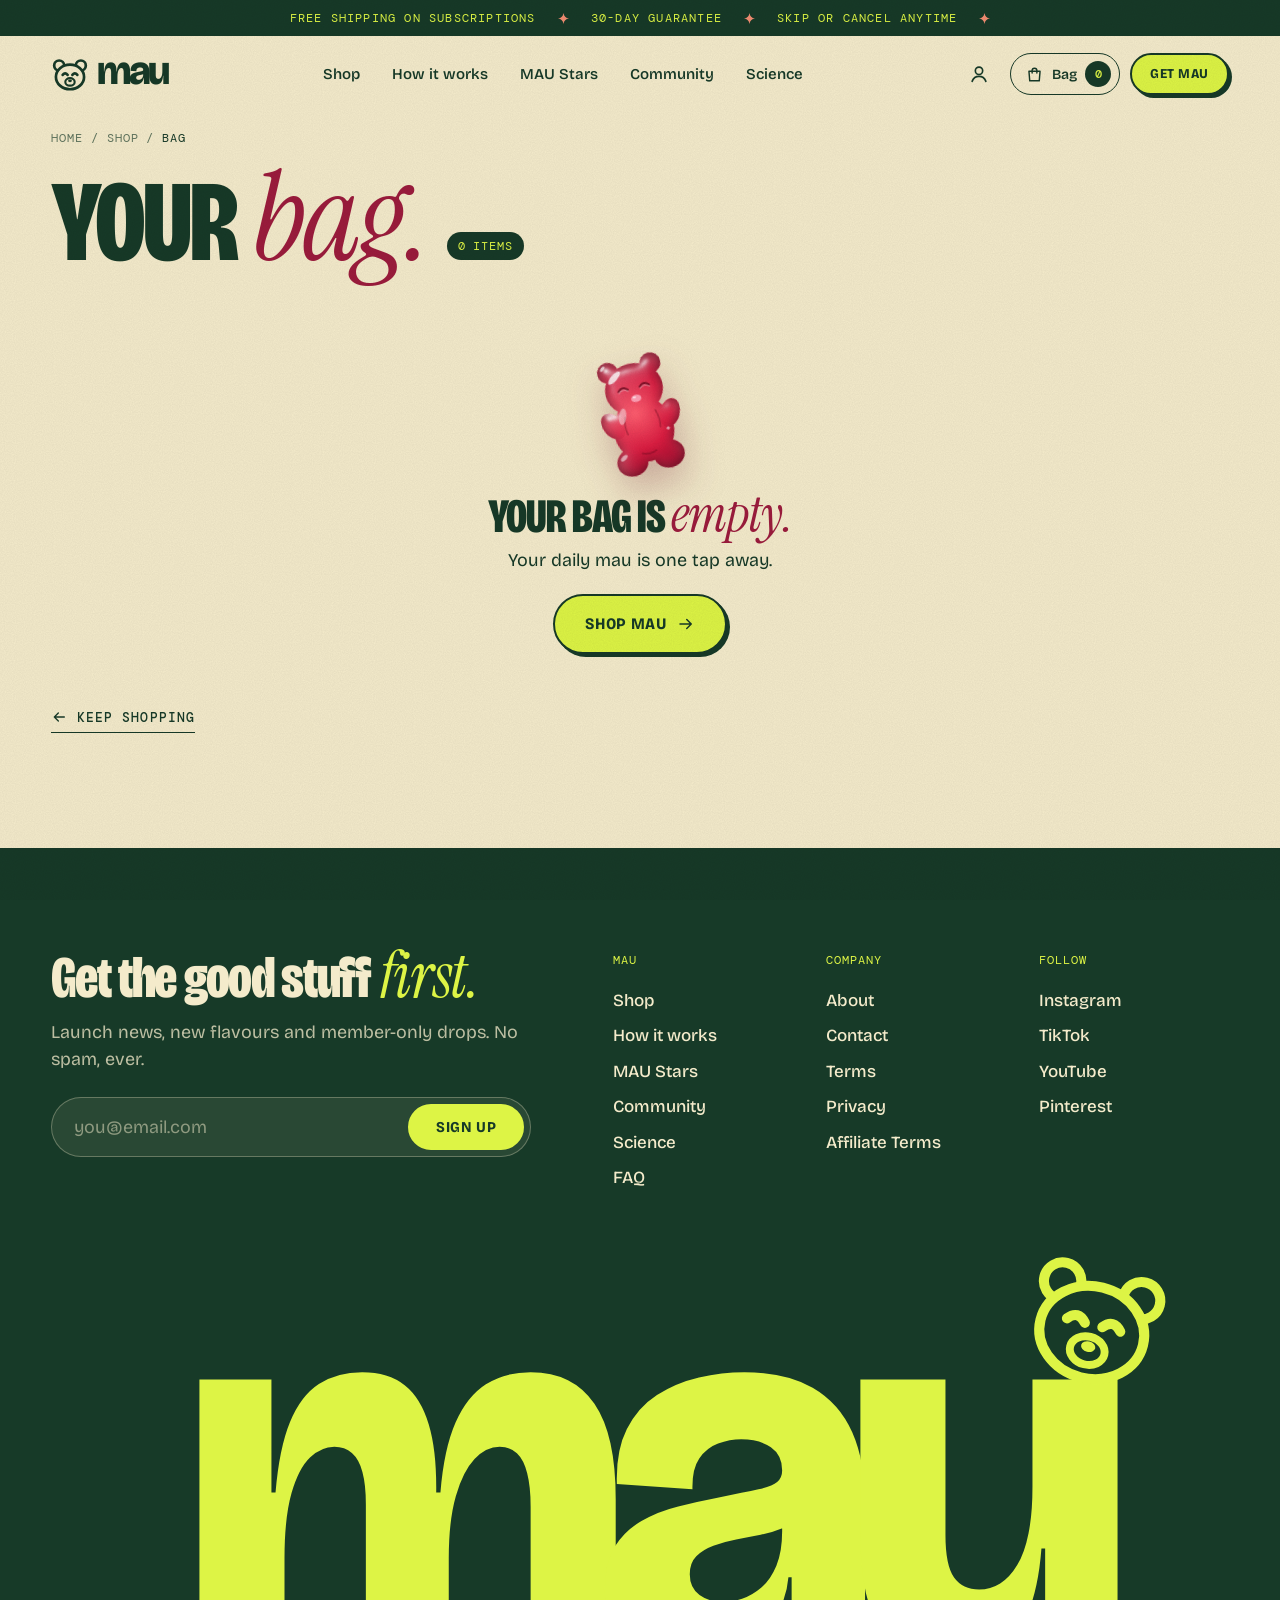
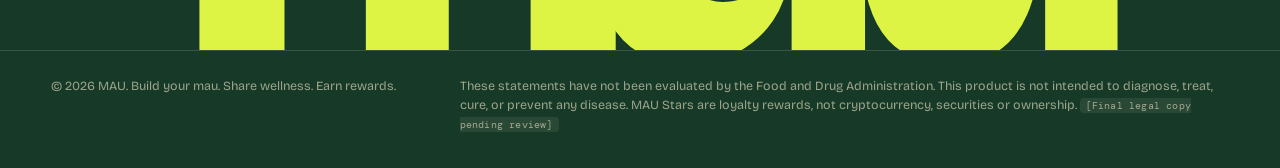
<file: cart.html>
<!doctype html>
<html lang="en">
<head>
  <meta charset="utf-8">
  <meta name="viewport" content="width=device-width, initial-scale=1">
  <title>Your bag — MAU</title>
  <meta name="description" content="Your MAU bag.">
  <meta name="theme-color" content="#173A28">
  <link rel="preconnect" href="https://fonts.googleapis.com">
  <link rel="preconnect" href="https://fonts.gstatic.com" crossorigin>
  <link href="https://fonts.googleapis.com/css2?family=Bricolage+Grotesque:opsz,wdth,wght@12..96,75..100,300..800&family=DM+Mono:wght@400;500&family=Instrument+Serif:ital@0;1&display=swap" rel="stylesheet">
  <link rel="preload" as="image" href="assets/mau-pack.webp">
  <link rel="stylesheet" href="css/styles.css">
  <link rel="stylesheet" href="css/shop.css">
  <script>document.documentElement.classList.add('js')</script>
</head>
<body class="page-cart">

<!-- ============ ICON SPRITE ============ -->
<svg width="0" height="0" style="position:absolute" aria-hidden="true">
  <defs>
    <mask id="m-bear" maskUnits="userSpaceOnUse" x="0" y="0" width="64" height="58">
      <rect width="64" height="58" fill="#fff"/>
      <ellipse cx="32" cy="34" rx="24" ry="21" fill="#000"/>
    </mask>
  </defs>
  <symbol id="i-bear" viewBox="0 0 64 58">
    <g fill="none" stroke="currentColor" stroke-width="4.6" stroke-linecap="round" stroke-linejoin="round">
      <circle cx="13.5" cy="14.5" r="8.5" mask="url(#m-bear)"/>
      <circle cx="50.5" cy="14.5" r="8.5" mask="url(#m-bear)"/>
      <ellipse cx="32" cy="34" rx="24" ry="21"/>
      <path d="M19.5 30.5q4.2-5 8.4 0M36.1 30.5q4.2-5 8.4 0"/>
      <ellipse cx="32" cy="42.5" rx="8" ry="6.4" stroke-width="3.6"/>
    </g>
    <ellipse cx="32" cy="40.6" rx="3.3" ry="2.4" fill="currentColor"/>
  </symbol>
  <symbol id="i-spark" viewBox="0 0 24 24"><path fill="currentColor" d="M12 0c.9 6.9 5.1 11.1 12 12-6.9.9-11.1 5.1-12 12-.9-6.9-5.1-11.1-12-12C6.9 11.1 11.1 6.9 12 0Z"/></symbol>
  <symbol id="i-arrow" viewBox="0 0 24 24"><path fill="none" stroke="currentColor" stroke-width="2" stroke-linecap="round" stroke-linejoin="round" d="M4 12h15M13 6l6 6-6 6"/></symbol>
  <symbol id="i-check" viewBox="0 0 24 24"><path fill="none" stroke="currentColor" stroke-width="2.6" stroke-linecap="round" stroke-linejoin="round" d="m5 12.5 4.5 4.5L19 7.5"/></symbol>
  <symbol id="i-plus" viewBox="0 0 24 24"><path fill="none" stroke="currentColor" stroke-width="2" stroke-linecap="round" d="M12 5v14M5 12h14"/></symbol>
  <symbol id="i-play" viewBox="0 0 24 24"><path fill="currentColor" d="M8 5.5v13a1 1 0 0 0 1.5.86l10.6-6.5a1 1 0 0 0 0-1.72L9.5 4.64A1 1 0 0 0 8 5.5Z"/></symbol>
  <symbol id="i-bag" viewBox="0 0 24 24"><path fill="none" stroke="currentColor" stroke-width="1.8" stroke-linejoin="round" d="M5 8h14l-1 12H6L5 8Z"/><path fill="none" stroke="currentColor" stroke-width="1.8" stroke-linecap="round" d="M9 10V7a3 3 0 0 1 6 0v3"/></symbol>
  <symbol id="i-user" viewBox="0 0 24 24"><circle cx="12" cy="8.5" r="4" fill="none" stroke="currentColor" stroke-width="1.8"/><path fill="none" stroke="currentColor" stroke-width="1.8" stroke-linecap="round" d="M4.5 20c1.4-3.6 4.2-5.4 7.5-5.4s6.1 1.8 7.5 5.4"/></symbol>
  <symbol id="i-link" viewBox="0 0 24 24"><path fill="none" stroke="currentColor" stroke-width="2" stroke-linecap="round" d="M10 14a4 4 0 0 0 5.7 0l3-3a4 4 0 0 0-5.7-5.7l-1 1M14 10a4 4 0 0 0-5.7 0l-3 3a4 4 0 0 0 5.7 5.7l1-1"/></symbol>
  <!-- hand-drawn arrows -->
  <symbol id="i-hand-arrow" viewBox="0 0 120 80"><g fill="none" stroke="currentColor" stroke-width="2.4" stroke-linecap="round" stroke-linejoin="round"><path d="M6 12c18 34 52 52 100 44"/><path d="M92 44l15 12-14 11"/></g></symbol>
  <symbol id="i-hand-loop" viewBox="0 0 140 90"><g fill="none" stroke="currentColor" stroke-width="2.4" stroke-linecap="round" stroke-linejoin="round"><path d="M6 70C22 22 64 6 70 34c4 22-24 26-18 6 7-22 44-22 76 2"/><path d="M114 26l15 13-17 8"/></g></symbol>
  <symbol id="i-hand-down" viewBox="0 0 60 110"><g fill="none" stroke="currentColor" stroke-width="2.4" stroke-linecap="round" stroke-linejoin="round"><path d="M40 4C10 26 8 60 30 100"/><path d="M16 88l14 14 10-18"/></g></symbol>
  <symbol id="i-underline" viewBox="0 0 300 24" preserveAspectRatio="none"><path fill="none" stroke="currentColor" stroke-width="5" stroke-linecap="round" d="M4 16C70 6 160 4 296 10M40 20c60-6 140-8 220-4"/></symbol>
  <symbol id="i-star" viewBox="0 0 24 24"><path fill="currentColor" d="M12 1.8l2.9 6.6 7.1.6-5.4 4.7 1.6 7-6.2-3.7-6.2 3.7 1.6-7L2 9l7.1-.6L12 1.8Z"/></symbol>
  <symbol id="i-minus" viewBox="0 0 24 24"><path fill="none" stroke="currentColor" stroke-width="2" stroke-linecap="round" d="M5 12h14"/></symbol>
  <symbol id="i-close" viewBox="0 0 24 24"><path fill="none" stroke="currentColor" stroke-width="2" stroke-linecap="round" d="M6 6l12 12M18 6 6 18"/></symbol>
  <symbol id="i-truck" viewBox="0 0 24 24"><g fill="none" stroke="currentColor" stroke-width="1.8" stroke-linejoin="round"><path d="M2.5 6.5h11v9h-11zM13.5 9.5h4l3 3v3h-7z"/><circle cx="7" cy="17.5" r="1.8" fill="var(--cream, #fff)"/><circle cx="17" cy="17.5" r="1.8" fill="var(--cream, #fff)"/></g></symbol>
  <symbol id="i-shield" viewBox="0 0 24 24"><g fill="none" stroke="currentColor" stroke-width="1.8" stroke-linejoin="round" stroke-linecap="round"><path d="M12 2.8 4.5 5.6v6c0 4.6 3.2 8 7.5 9.6 4.3-1.6 7.5-5 7.5-9.6v-6L12 2.8Z"/><path d="m8.8 12.2 2.2 2.2 4.4-4.6"/></g></symbol>
  <symbol id="i-repeat" viewBox="0 0 24 24"><g fill="none" stroke="currentColor" stroke-width="1.8" stroke-linecap="round" stroke-linejoin="round"><path d="M4 11a7 7 0 0 1 12.2-4.6L19 9"/><path d="M19 4v5h-5"/><path d="M20 13a7 7 0 0 1-12.2 4.6L5 15"/><path d="M5 20v-5h5"/></g></symbol>
  <symbol id="i-bolt" viewBox="0 0 24 24"><path fill="currentColor" d="M13.5 2 5 13.4h5.6L9.8 22l8.7-11.6h-5.7L13.5 2Z"/></symbol>
  <symbol id="i-leaf" viewBox="0 0 24 24"><g fill="none" stroke="currentColor" stroke-width="2" stroke-linecap="round" stroke-linejoin="round"><path d="M5 19C4 10 9 4 20 4c0 11-6 16-15 15Z"/><path d="M5 19c3-5 6-8 10-10"/></g></symbol>
  <symbol id="i-heart" viewBox="0 0 24 24"><path fill="currentColor" d="M12 20.5s-8.5-5-8.5-11A4.7 4.7 0 0 1 12 6.6a4.7 4.7 0 0 1 8.5 2.9c0 6-8.5 11-8.5 11Z"/></symbol>
  <symbol id="i-eye" viewBox="0 0 24 24"><g fill="none" stroke="currentColor" stroke-width="1.8"><path d="M2 12s3.6-6.5 10-6.5S22 12 22 12s-3.6 6.5-10 6.5S2 12 2 12Z"/><circle cx="12" cy="12" r="3"/></g></symbol>
  <symbol id="i-flask" viewBox="0 0 24 24"><g fill="none" stroke="currentColor" stroke-width="1.8" stroke-linejoin="round" stroke-linecap="round"><path d="M9 3h6M10 3v6L4.6 18.2A1.9 1.9 0 0 0 6.2 21h11.6a1.9 1.9 0 0 0 1.6-2.8L14 9V3"/><path d="M7.2 14.5h9.6"/></g></symbol>
  <symbol id="i-list" viewBox="0 0 24 24"><g fill="none" stroke="currentColor" stroke-width="1.8" stroke-linecap="round"><rect x="4" y="3" width="16" height="18" rx="2"/><path d="M8 8h8M8 12h8M8 16h5"/></g></symbol>
  <symbol id="i-lock" viewBox="0 0 24 24"><g fill="none" stroke="currentColor" stroke-width="1.8" stroke-linejoin="round"><rect x="5" y="10.5" width="14" height="10" rx="2"/><path d="M8 10.5V8a4 4 0 0 1 8 0v2.5"/></g></symbol>
  <symbol id="i-gift" viewBox="0 0 24 24"><g fill="none" stroke="currentColor" stroke-width="1.8" stroke-linejoin="round"><rect x="3.5" y="8" width="17" height="4.5" rx="1"/><path d="M5 12.5V21h14v-8.5M12 8v13M12 8S10.5 3.5 8 4.2 8.6 8 12 8Zm0 0s1.5-4.5 4-3.8S15.4 8 12 8Z"/></g></symbol>
</svg>

<a class="skip" href="#main">Skip to content</a>

<div class="announce" role="region" aria-label="Announcement">
  <div class="announce__track">
    <span>Free shipping on subscriptions</span><svg class="announce__star"><use href="#i-spark"/></svg>
    <span>30-day guarantee</span><svg class="announce__star"><use href="#i-spark"/></svg>
    <span>Skip or cancel anytime</span><svg class="announce__star"><use href="#i-spark"/></svg>
  </div>
</div>

<header class="nav" id="nav">
  <div class="nav__inner wrap">
    <a class="wordmark" href="index.html" aria-label="MAU home">
      <svg class="wordmark__bear" aria-hidden="true"><use href="#i-bear"/></svg>
      <span class="wordmark__type">mau</span>
    </a>
    <nav class="nav__links" aria-label="Primary">
      <a href="product.html">Shop</a>
      <a href="index.html#how">How it works</a>
      <a href="index.html#stars">MAU Stars</a>
      <a href="index.html#community">Community</a>
      <a href="index.html#science">Science</a>
    </nav>
    <div class="nav__actions">
      <a class="nav__icon" href="account/" aria-label="Account"><svg><use href="#i-user"/></svg></a>
      <a class="nav__bag" href="cart.html" data-cart-open aria-label="Bag, 0 items"><svg><use href="#i-bag"/></svg><span>Bag</span><b data-cart-count>0</b></a>
      <a class="btn btn--lime btn--sm nav__cta" href="product.html">Get mau</a>
      <button class="nav__burger" aria-label="Open menu" aria-expanded="false" aria-controls="menu"><span></span><span></span></button>
    </div>
  </div>
</header>

<div class="menu" id="menu" hidden>
  <nav class="menu__links" aria-label="Mobile">
    <a href="product.html"><span>01</span>Shop</a>
    <a href="index.html#how"><span>02</span>How it works</a>
    <a href="index.html#stars"><span>03</span>MAU Stars</a>
    <a href="index.html#community"><span>04</span>Community</a>
    <a href="index.html#science"><span>05</span>Science</a>
    <a href="cart.html"><span>06</span>Bag</a>
  </nav>
  <div class="menu__foot">
    <a class="btn btn--lime btn--lg btn--block" href="product.html">Get your mau</a>
    <p class="mono">Free shipping on subscriptions · 30-day guarantee</p>
  </div>
</div>

<main id="main" class="cartpage">
  <div class="wrap">
    <nav class="crumbs mono" aria-label="Breadcrumb">
      <a href="index.html">Home</a><span aria-hidden="true">/</span><a href="product.html">Shop</a><span aria-hidden="true">/</span><span aria-current="page">Bag</span>
    </nav>
    <header class="cartpage__head">
      <h1 class="d cartpage__title">Your <em class="it">bag.</em></h1>
      <p class="mono cartpage__count" data-slot="count">0 items</p>
    </header>

    <div class="cartpage__grid" data-cart-root>
      <div class="cartpage__main">
        <div data-slot="ship"></div>
        <div data-slot="items"></div>
        <div data-slot="upsell"></div>
        <div data-slot="cross"></div>
        <a class="link-arrow cartpage__back" href="product.html"><svg style="transform:scaleX(-1)"><use href="#i-arrow"/></svg>Keep shopping</a>
      </div>
      <aside class="cartpage__side">
        <div class="cartpage__sticky">
          <div data-slot="stars"></div>
          <div data-slot="summary"></div>
        </div>
      </aside>
    </div>
  </div>
</main>

<!-- ============ FOOTER ============ -->
<footer class="footer">
  <div class="wrap">
    <div class="footer__top">
      <div class="footer__news">
        <h2 class="d">Get the good stuff <em class="it">first.</em></h2>
        <p>Launch news, new flavours and member-only drops. No spam, ever.</p>
        <form class="news" id="news">
          <label class="sr" for="email">Email address</label>
          <input id="email" type="email" placeholder="you@email.com" required autocomplete="email">
          <button class="btn btn--lime" type="submit">Sign up</button>
        </form>
        <p class="news__ok mono" id="newsOk" hidden>You’re on the list ✦</p>
      </div>
      <nav class="footer__cols" aria-label="Footer">
        <div>
          <p class="mono">MAU</p>
          <a href="product.html">Shop</a><a href="index.html#how">How it works</a><a href="index.html#stars">MAU Stars</a><a href="index.html#community">Community</a><a href="index.html#science">Science</a><a href="index.html#faq">FAQ</a>
        </div>
        <div>
          <p class="mono">Company</p>
          <a href="#">About</a><a href="#">Contact</a><a href="#">Terms</a><a href="#">Privacy</a><a href="#">Affiliate Terms</a>
        </div>
        <div>
          <p class="mono">Follow</p>
          <a href="#">Instagram</a><a href="#">TikTok</a><a href="#">YouTube</a><a href="#">Pinterest</a>
        </div>
      </nav>
    </div>
  </div>
  <div class="footer__mark" aria-hidden="true">
    <span class="d">mau</span>
    <svg class="footer__bear"><use href="#i-bear"/></svg>
  </div>
  <div class="wrap footer__legal">
    <p>© 2026 MAU. Build your mau. Share wellness. Earn rewards.</p>
    <p>These statements have not been evaluated by the Food and Drug Administration. This product is not intended to diagnose, treat, cure, or prevent any disease. MAU Stars are loyalty rewards, not cryptocurrency, securities or ownership. <span class="ph">[Final legal copy pending review]</span></p>
  </div>
</footer>

<script src="js/main.js" defer></script>
<script src="js/shop.js" defer></script>
</body>
</html>
</file>
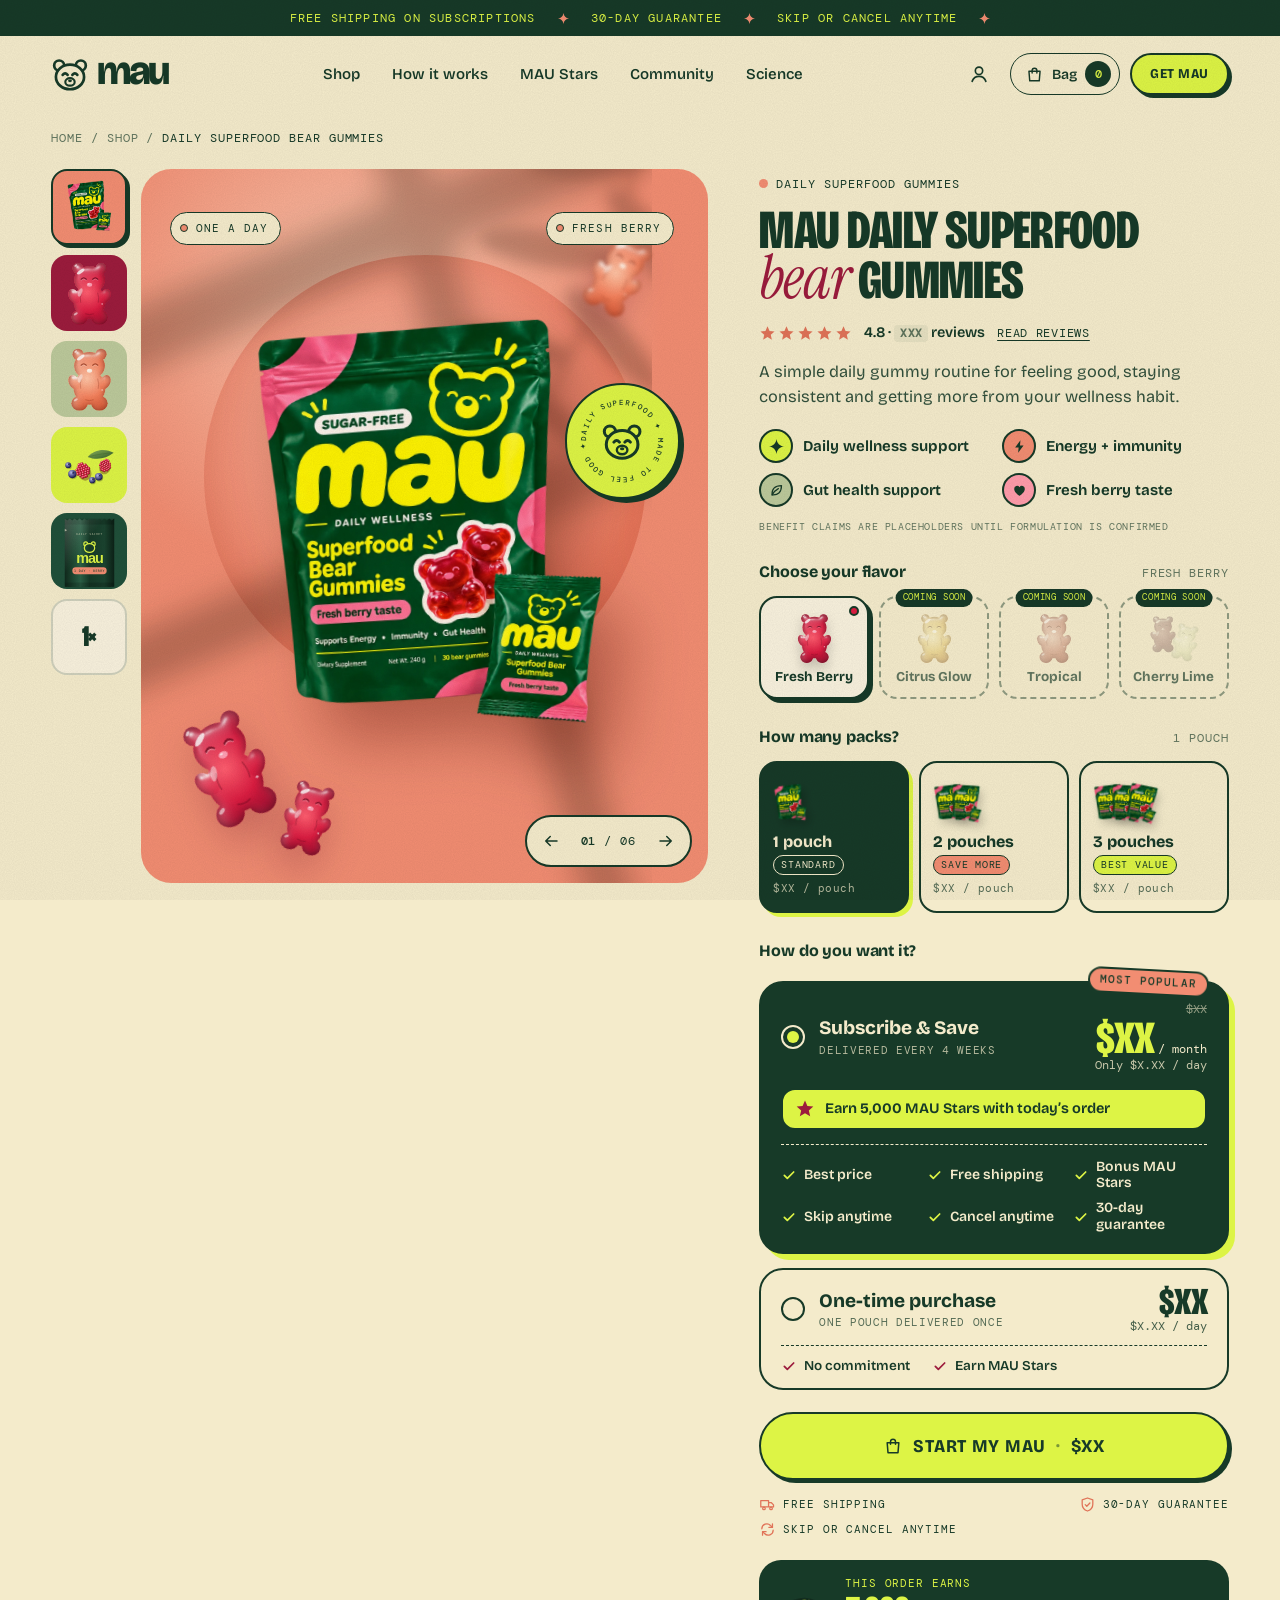
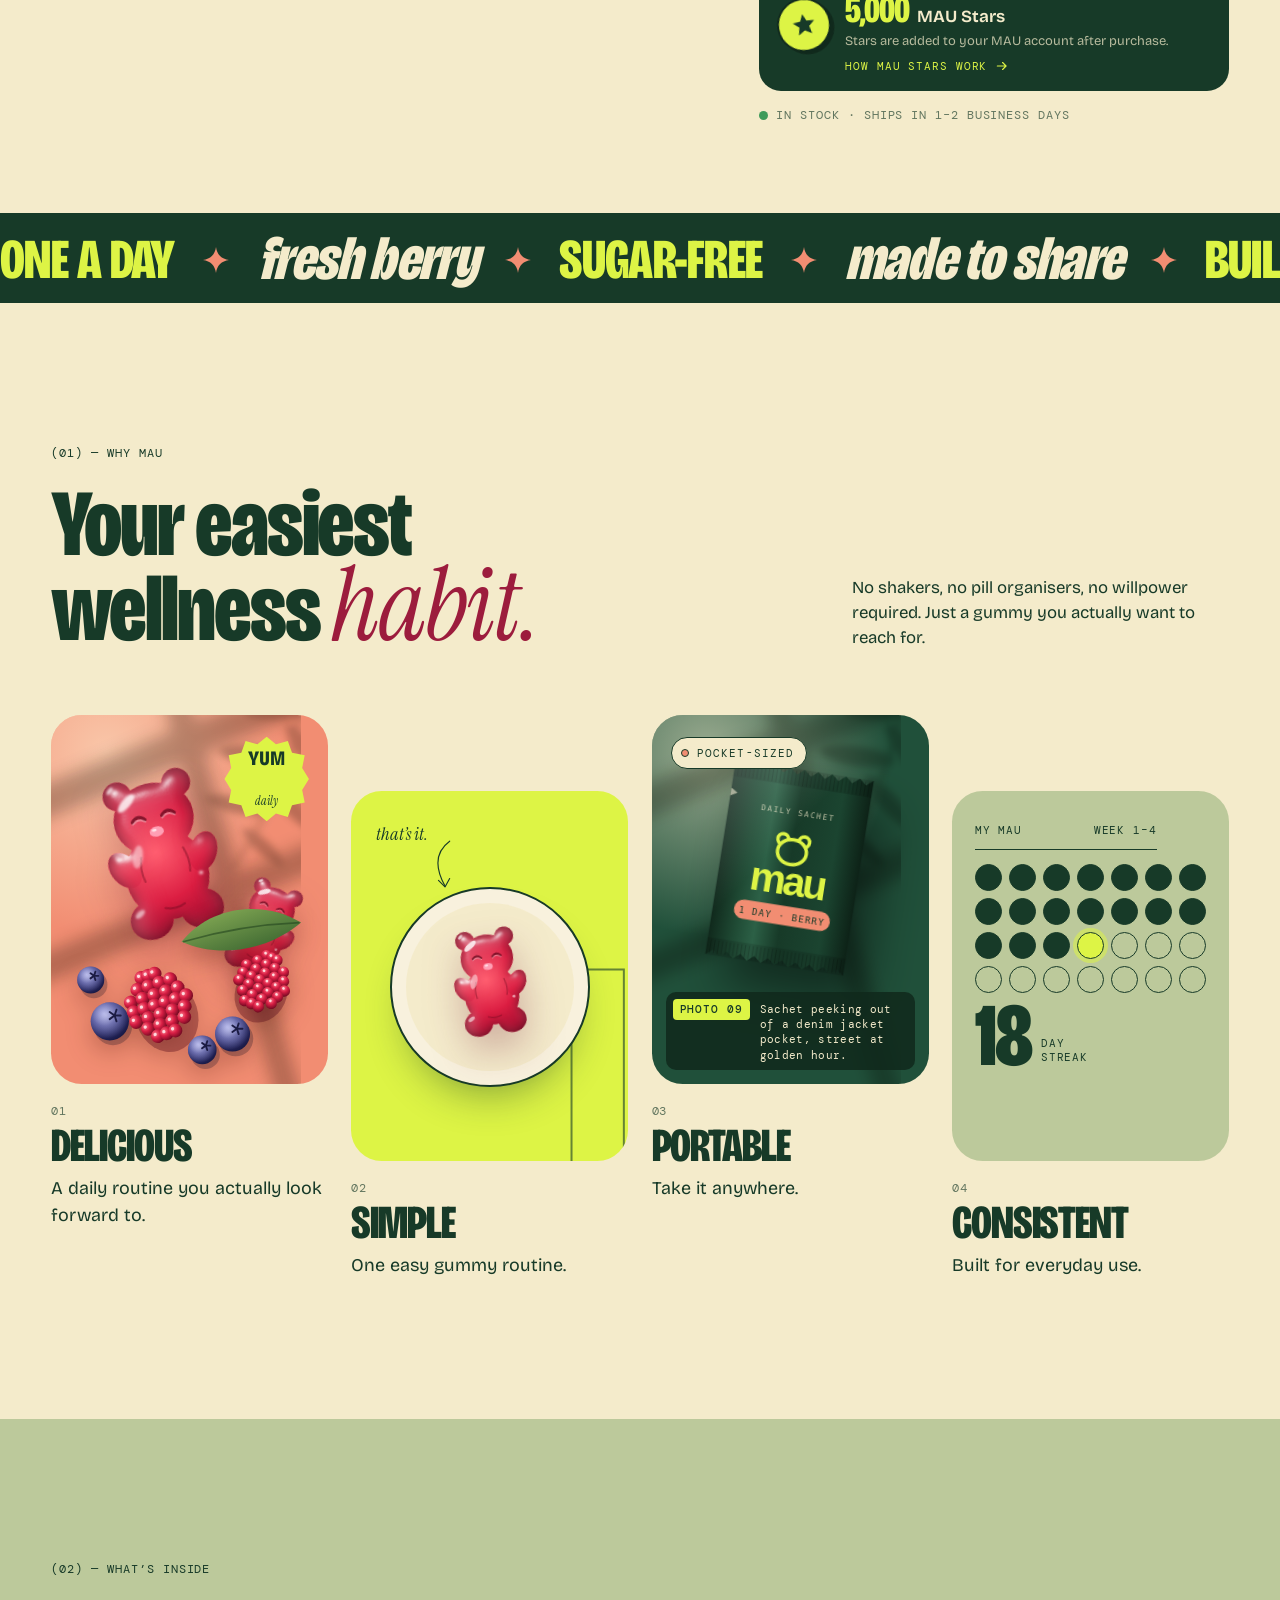
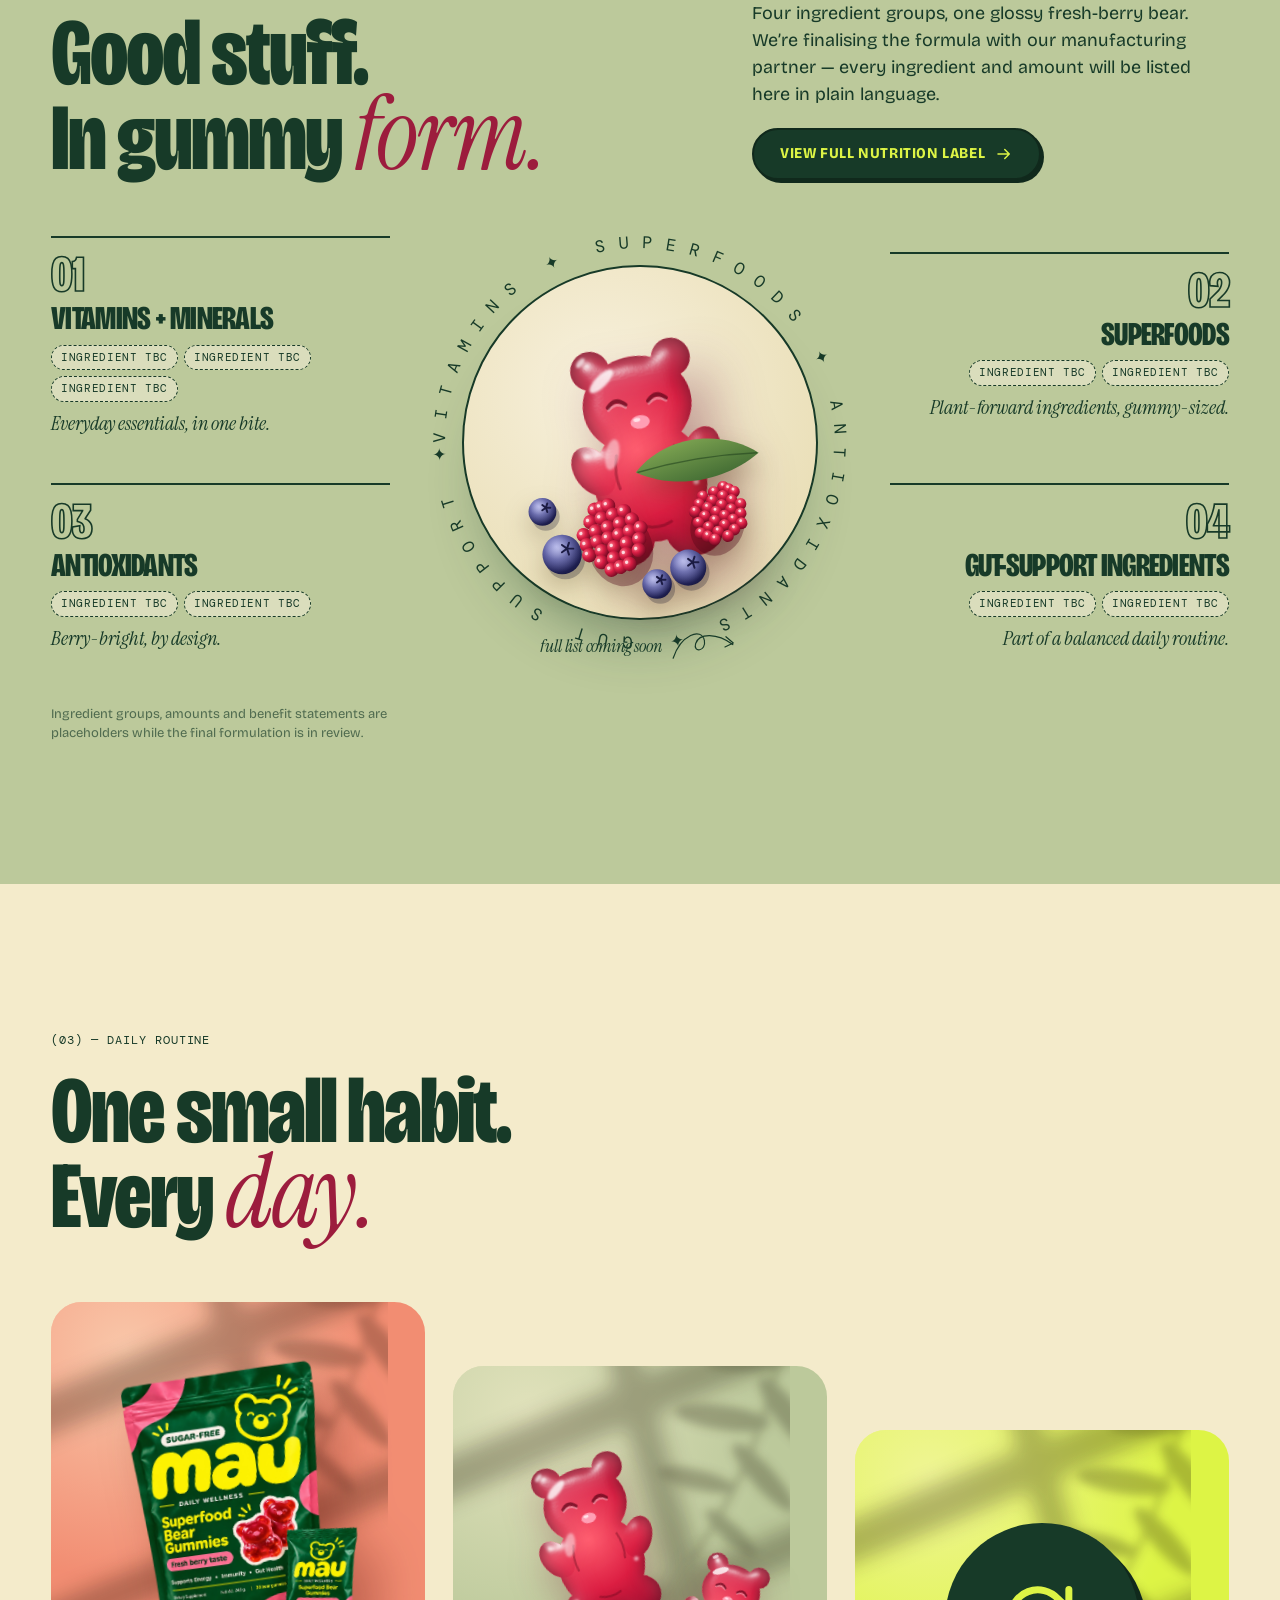
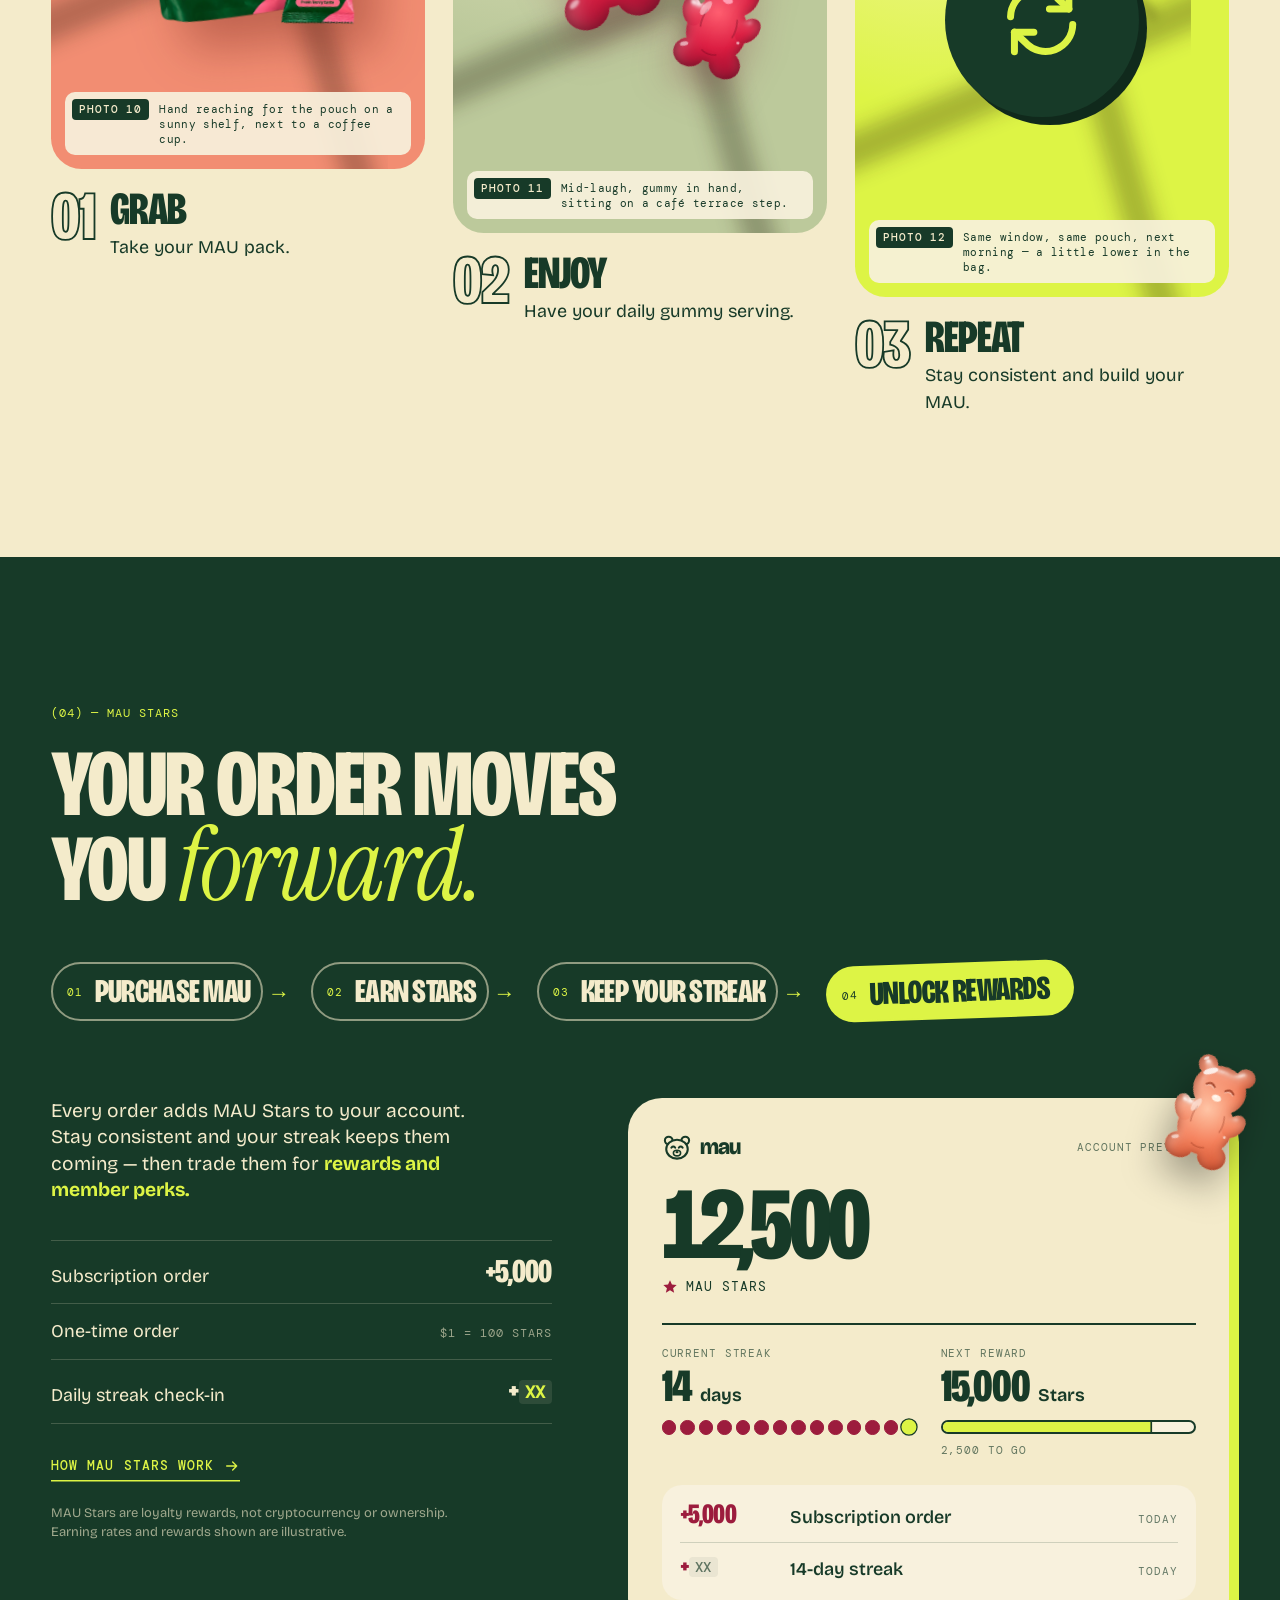
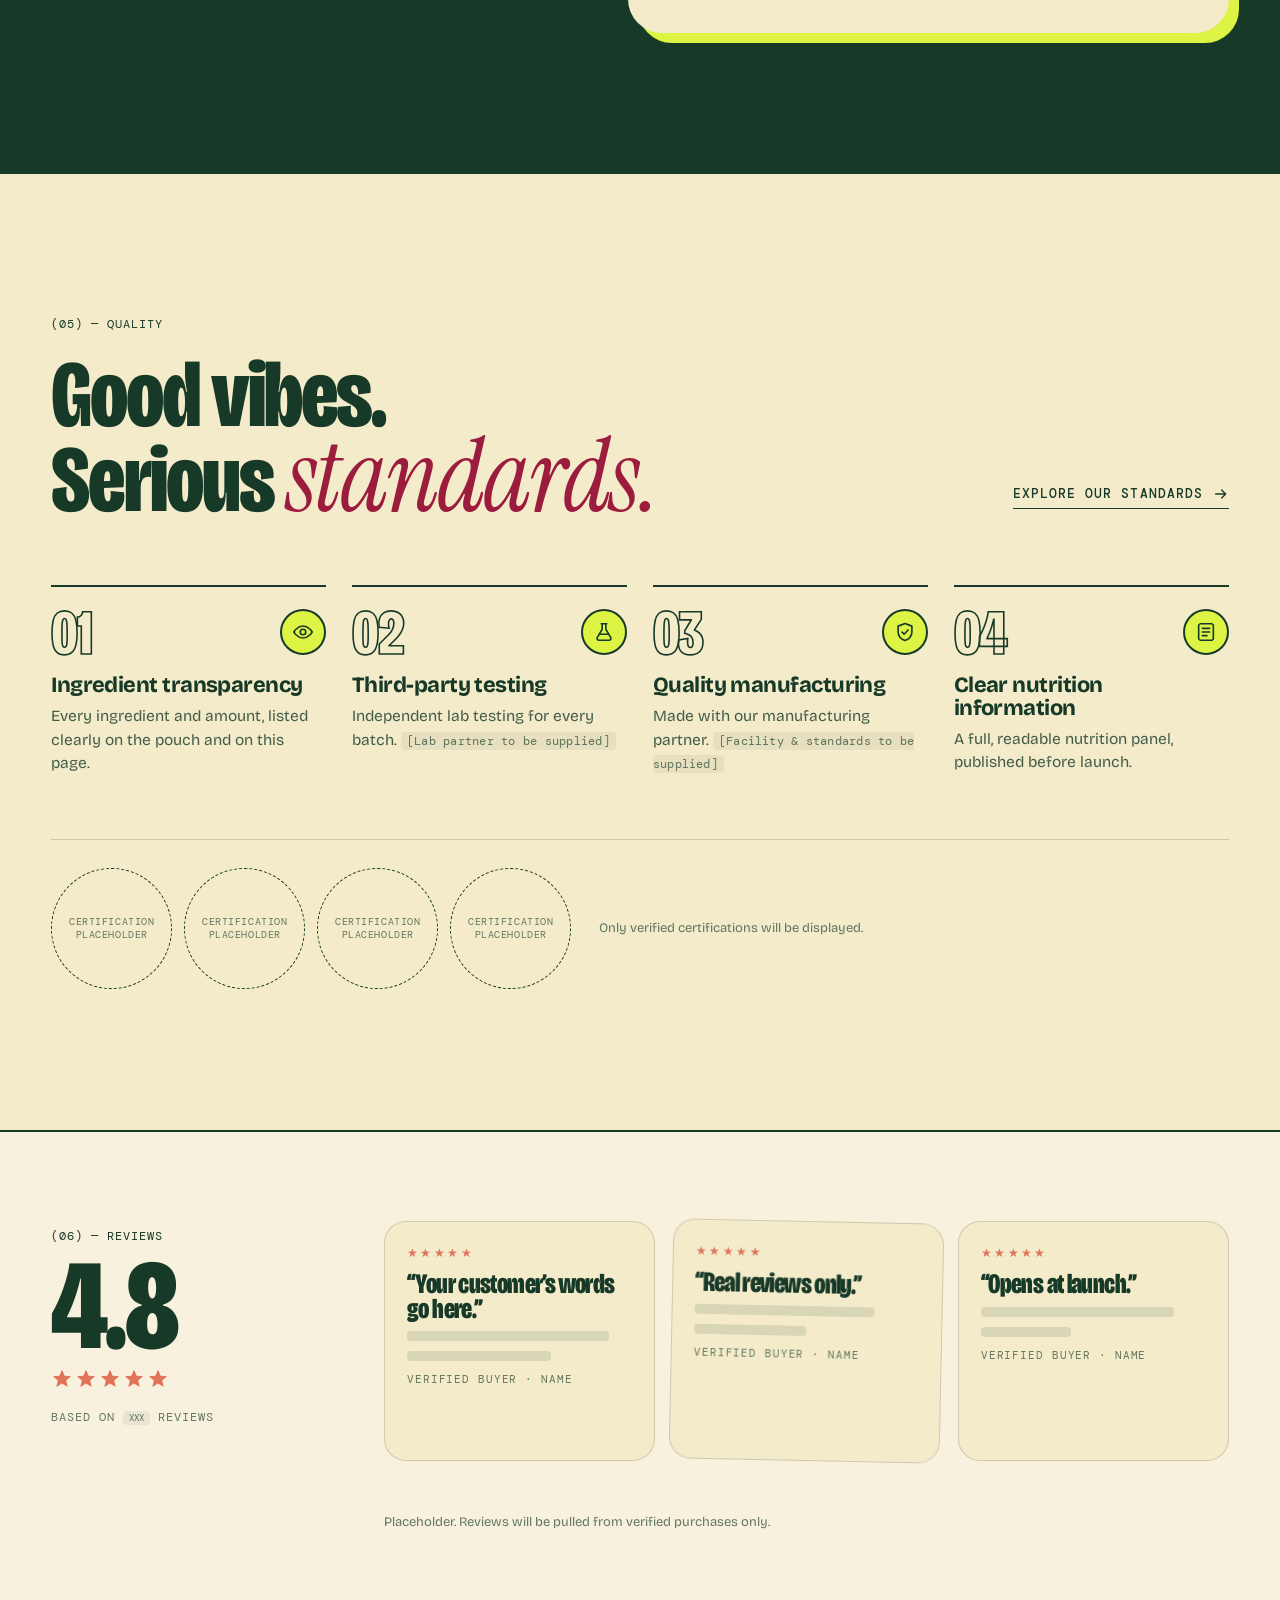
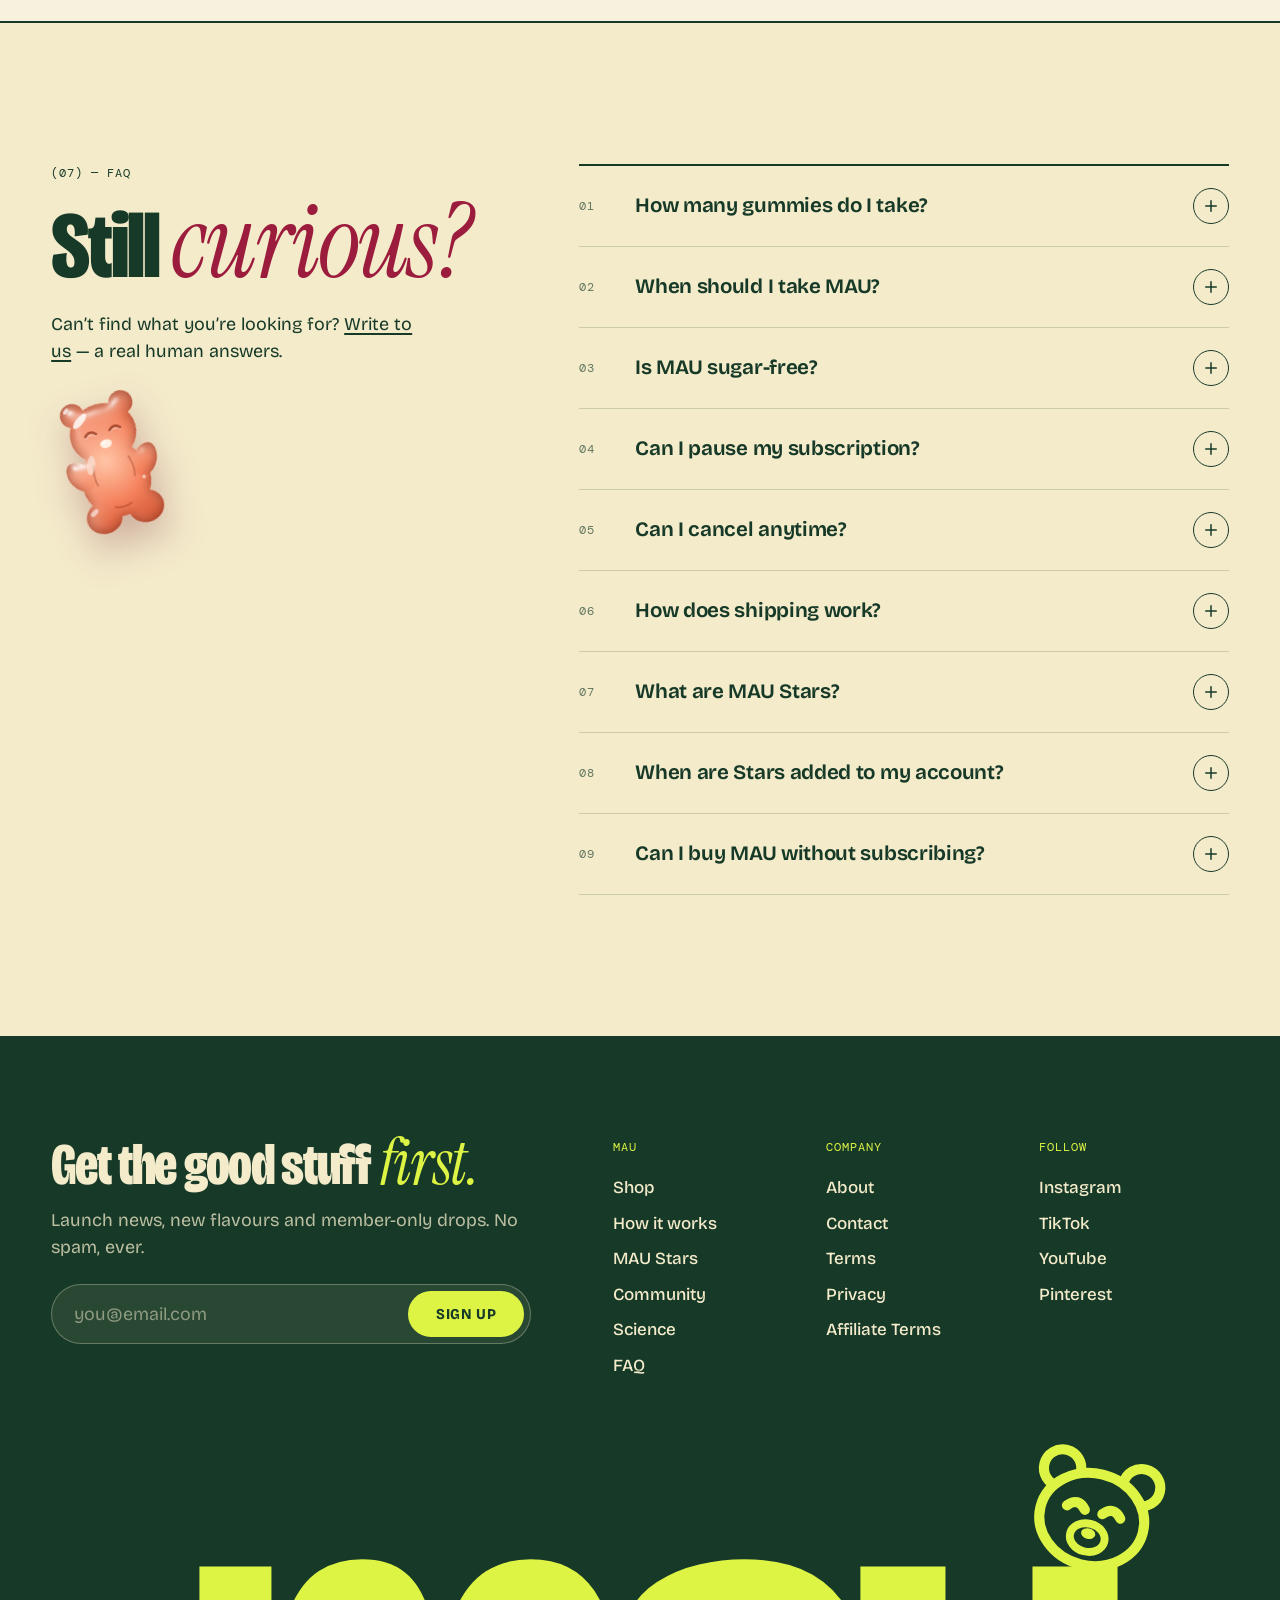
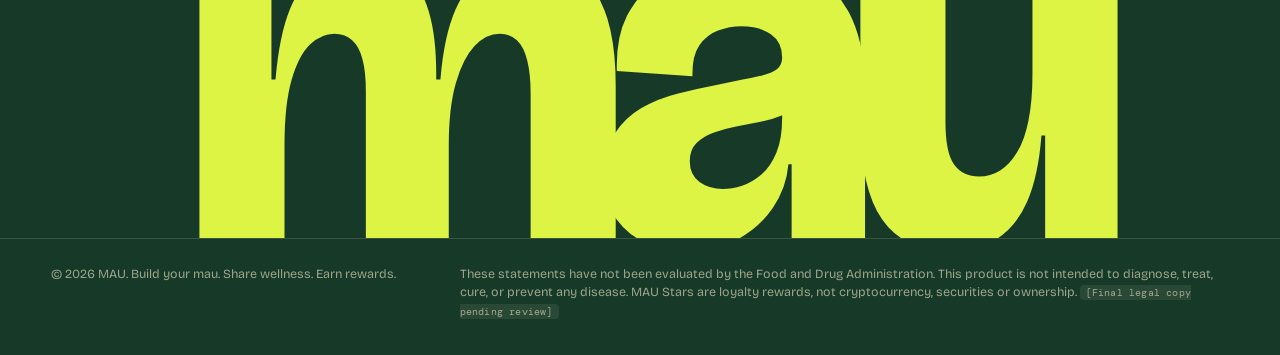
<file: product.html>
<!doctype html>
<html lang="en">
<head>
  <meta charset="utf-8">
  <meta name="viewport" content="width=device-width, initial-scale=1">
  <title>MAU Daily Superfood Bear Gummies — Fresh Berry</title>
  <meta name="description" content="MAU Daily Superfood Bear Gummies in Fresh Berry. Subscribe & save, skip or cancel anytime, and earn MAU Stars with every order.">
  <meta name="theme-color" content="#173A28">
  <link rel="preconnect" href="https://fonts.googleapis.com">
  <link rel="preconnect" href="https://fonts.gstatic.com" crossorigin>
  <link href="https://fonts.googleapis.com/css2?family=Bricolage+Grotesque:opsz,wdth,wght@12..96,75..100,300..800&family=DM+Mono:wght@400;500&family=Instrument+Serif:ital@0;1&display=swap" rel="stylesheet">
  <link rel="preload" as="image" href="assets/mau-pack.webp">
  <link rel="stylesheet" href="css/styles.css">
  <link rel="stylesheet" href="css/shop.css">
  <script>document.documentElement.classList.add('js')</script>
</head>
<body class="page-pdp">

<!-- ============ ICON SPRITE ============ -->
<svg width="0" height="0" style="position:absolute" aria-hidden="true">
  <defs>
    <mask id="m-bear" maskUnits="userSpaceOnUse" x="0" y="0" width="64" height="58">
      <rect width="64" height="58" fill="#fff"/>
      <ellipse cx="32" cy="34" rx="24" ry="21" fill="#000"/>
    </mask>
  </defs>
  <symbol id="i-bear" viewBox="0 0 64 58">
    <g fill="none" stroke="currentColor" stroke-width="4.6" stroke-linecap="round" stroke-linejoin="round">
      <circle cx="13.5" cy="14.5" r="8.5" mask="url(#m-bear)"/>
      <circle cx="50.5" cy="14.5" r="8.5" mask="url(#m-bear)"/>
      <ellipse cx="32" cy="34" rx="24" ry="21"/>
      <path d="M19.5 30.5q4.2-5 8.4 0M36.1 30.5q4.2-5 8.4 0"/>
      <ellipse cx="32" cy="42.5" rx="8" ry="6.4" stroke-width="3.6"/>
    </g>
    <ellipse cx="32" cy="40.6" rx="3.3" ry="2.4" fill="currentColor"/>
  </symbol>
  <symbol id="i-spark" viewBox="0 0 24 24"><path fill="currentColor" d="M12 0c.9 6.9 5.1 11.1 12 12-6.9.9-11.1 5.1-12 12-.9-6.9-5.1-11.1-12-12C6.9 11.1 11.1 6.9 12 0Z"/></symbol>
  <symbol id="i-arrow" viewBox="0 0 24 24"><path fill="none" stroke="currentColor" stroke-width="2" stroke-linecap="round" stroke-linejoin="round" d="M4 12h15M13 6l6 6-6 6"/></symbol>
  <symbol id="i-check" viewBox="0 0 24 24"><path fill="none" stroke="currentColor" stroke-width="2.6" stroke-linecap="round" stroke-linejoin="round" d="m5 12.5 4.5 4.5L19 7.5"/></symbol>
  <symbol id="i-plus" viewBox="0 0 24 24"><path fill="none" stroke="currentColor" stroke-width="2" stroke-linecap="round" d="M12 5v14M5 12h14"/></symbol>
  <symbol id="i-play" viewBox="0 0 24 24"><path fill="currentColor" d="M8 5.5v13a1 1 0 0 0 1.5.86l10.6-6.5a1 1 0 0 0 0-1.72L9.5 4.64A1 1 0 0 0 8 5.5Z"/></symbol>
  <symbol id="i-bag" viewBox="0 0 24 24"><path fill="none" stroke="currentColor" stroke-width="1.8" stroke-linejoin="round" d="M5 8h14l-1 12H6L5 8Z"/><path fill="none" stroke="currentColor" stroke-width="1.8" stroke-linecap="round" d="M9 10V7a3 3 0 0 1 6 0v3"/></symbol>
  <symbol id="i-user" viewBox="0 0 24 24"><circle cx="12" cy="8.5" r="4" fill="none" stroke="currentColor" stroke-width="1.8"/><path fill="none" stroke="currentColor" stroke-width="1.8" stroke-linecap="round" d="M4.5 20c1.4-3.6 4.2-5.4 7.5-5.4s6.1 1.8 7.5 5.4"/></symbol>
  <symbol id="i-link" viewBox="0 0 24 24"><path fill="none" stroke="currentColor" stroke-width="2" stroke-linecap="round" d="M10 14a4 4 0 0 0 5.7 0l3-3a4 4 0 0 0-5.7-5.7l-1 1M14 10a4 4 0 0 0-5.7 0l-3 3a4 4 0 0 0 5.7 5.7l1-1"/></symbol>
  <!-- hand-drawn arrows -->
  <symbol id="i-hand-arrow" viewBox="0 0 120 80"><g fill="none" stroke="currentColor" stroke-width="2.4" stroke-linecap="round" stroke-linejoin="round"><path d="M6 12c18 34 52 52 100 44"/><path d="M92 44l15 12-14 11"/></g></symbol>
  <symbol id="i-hand-loop" viewBox="0 0 140 90"><g fill="none" stroke="currentColor" stroke-width="2.4" stroke-linecap="round" stroke-linejoin="round"><path d="M6 70C22 22 64 6 70 34c4 22-24 26-18 6 7-22 44-22 76 2"/><path d="M114 26l15 13-17 8"/></g></symbol>
  <symbol id="i-hand-down" viewBox="0 0 60 110"><g fill="none" stroke="currentColor" stroke-width="2.4" stroke-linecap="round" stroke-linejoin="round"><path d="M40 4C10 26 8 60 30 100"/><path d="M16 88l14 14 10-18"/></g></symbol>
  <symbol id="i-underline" viewBox="0 0 300 24" preserveAspectRatio="none"><path fill="none" stroke="currentColor" stroke-width="5" stroke-linecap="round" d="M4 16C70 6 160 4 296 10M40 20c60-6 140-8 220-4"/></symbol>
  <symbol id="i-star" viewBox="0 0 24 24"><path fill="currentColor" d="M12 1.8l2.9 6.6 7.1.6-5.4 4.7 1.6 7-6.2-3.7-6.2 3.7 1.6-7L2 9l7.1-.6L12 1.8Z"/></symbol>
  <symbol id="i-minus" viewBox="0 0 24 24"><path fill="none" stroke="currentColor" stroke-width="2" stroke-linecap="round" d="M5 12h14"/></symbol>
  <symbol id="i-close" viewBox="0 0 24 24"><path fill="none" stroke="currentColor" stroke-width="2" stroke-linecap="round" d="M6 6l12 12M18 6 6 18"/></symbol>
  <symbol id="i-truck" viewBox="0 0 24 24"><g fill="none" stroke="currentColor" stroke-width="1.8" stroke-linejoin="round"><path d="M2.5 6.5h11v9h-11zM13.5 9.5h4l3 3v3h-7z"/><circle cx="7" cy="17.5" r="1.8" fill="var(--cream, #fff)"/><circle cx="17" cy="17.5" r="1.8" fill="var(--cream, #fff)"/></g></symbol>
  <symbol id="i-shield" viewBox="0 0 24 24"><g fill="none" stroke="currentColor" stroke-width="1.8" stroke-linejoin="round" stroke-linecap="round"><path d="M12 2.8 4.5 5.6v6c0 4.6 3.2 8 7.5 9.6 4.3-1.6 7.5-5 7.5-9.6v-6L12 2.8Z"/><path d="m8.8 12.2 2.2 2.2 4.4-4.6"/></g></symbol>
  <symbol id="i-repeat" viewBox="0 0 24 24"><g fill="none" stroke="currentColor" stroke-width="1.8" stroke-linecap="round" stroke-linejoin="round"><path d="M4 11a7 7 0 0 1 12.2-4.6L19 9"/><path d="M19 4v5h-5"/><path d="M20 13a7 7 0 0 1-12.2 4.6L5 15"/><path d="M5 20v-5h5"/></g></symbol>
  <symbol id="i-bolt" viewBox="0 0 24 24"><path fill="currentColor" d="M13.5 2 5 13.4h5.6L9.8 22l8.7-11.6h-5.7L13.5 2Z"/></symbol>
  <symbol id="i-leaf" viewBox="0 0 24 24"><g fill="none" stroke="currentColor" stroke-width="2" stroke-linecap="round" stroke-linejoin="round"><path d="M5 19C4 10 9 4 20 4c0 11-6 16-15 15Z"/><path d="M5 19c3-5 6-8 10-10"/></g></symbol>
  <symbol id="i-heart" viewBox="0 0 24 24"><path fill="currentColor" d="M12 20.5s-8.5-5-8.5-11A4.7 4.7 0 0 1 12 6.6a4.7 4.7 0 0 1 8.5 2.9c0 6-8.5 11-8.5 11Z"/></symbol>
  <symbol id="i-eye" viewBox="0 0 24 24"><g fill="none" stroke="currentColor" stroke-width="1.8"><path d="M2 12s3.6-6.5 10-6.5S22 12 22 12s-3.6 6.5-10 6.5S2 12 2 12Z"/><circle cx="12" cy="12" r="3"/></g></symbol>
  <symbol id="i-flask" viewBox="0 0 24 24"><g fill="none" stroke="currentColor" stroke-width="1.8" stroke-linejoin="round" stroke-linecap="round"><path d="M9 3h6M10 3v6L4.6 18.2A1.9 1.9 0 0 0 6.2 21h11.6a1.9 1.9 0 0 0 1.6-2.8L14 9V3"/><path d="M7.2 14.5h9.6"/></g></symbol>
  <symbol id="i-list" viewBox="0 0 24 24"><g fill="none" stroke="currentColor" stroke-width="1.8" stroke-linecap="round"><rect x="4" y="3" width="16" height="18" rx="2"/><path d="M8 8h8M8 12h8M8 16h5"/></g></symbol>
  <symbol id="i-lock" viewBox="0 0 24 24"><g fill="none" stroke="currentColor" stroke-width="1.8" stroke-linejoin="round"><rect x="5" y="10.5" width="14" height="10" rx="2"/><path d="M8 10.5V8a4 4 0 0 1 8 0v2.5"/></g></symbol>
  <symbol id="i-gift" viewBox="0 0 24 24"><g fill="none" stroke="currentColor" stroke-width="1.8" stroke-linejoin="round"><rect x="3.5" y="8" width="17" height="4.5" rx="1"/><path d="M5 12.5V21h14v-8.5M12 8v13M12 8S10.5 3.5 8 4.2 8.6 8 12 8Zm0 0s1.5-4.5 4-3.8S15.4 8 12 8Z"/></g></symbol>
</svg>

<a class="skip" href="#main">Skip to content</a>

<div class="announce" role="region" aria-label="Announcement">
  <div class="announce__track">
    <span>Free shipping on subscriptions</span><svg class="announce__star"><use href="#i-spark"/></svg>
    <span>30-day guarantee</span><svg class="announce__star"><use href="#i-spark"/></svg>
    <span>Skip or cancel anytime</span><svg class="announce__star"><use href="#i-spark"/></svg>
  </div>
</div>

<header class="nav" id="nav">
  <div class="nav__inner wrap">
    <a class="wordmark" href="index.html" aria-label="MAU home">
      <svg class="wordmark__bear" aria-hidden="true"><use href="#i-bear"/></svg>
      <span class="wordmark__type">mau</span>
    </a>
    <nav class="nav__links" aria-label="Primary">
      <a href="product.html" aria-current="page">Shop</a>
      <a href="index.html#how">How it works</a>
      <a href="index.html#stars">MAU Stars</a>
      <a href="index.html#community">Community</a>
      <a href="index.html#science">Science</a>
    </nav>
    <div class="nav__actions">
      <a class="nav__icon" href="account/" aria-label="Account"><svg><use href="#i-user"/></svg></a>
      <a class="nav__bag" href="cart.html" data-cart-open aria-label="Bag, 0 items"><svg><use href="#i-bag"/></svg><span>Bag</span><b data-cart-count>0</b></a>
      <a class="btn btn--lime btn--sm nav__cta" href="product.html">Get mau</a>
      <button class="nav__burger" aria-label="Open menu" aria-expanded="false" aria-controls="menu"><span></span><span></span></button>
    </div>
  </div>
</header>

<div class="menu" id="menu" hidden>
  <nav class="menu__links" aria-label="Mobile">
    <a href="product.html"><span>01</span>Shop</a>
    <a href="index.html#how"><span>02</span>How it works</a>
    <a href="index.html#stars"><span>03</span>MAU Stars</a>
    <a href="index.html#community"><span>04</span>Community</a>
    <a href="index.html#science"><span>05</span>Science</a>
    <a href="cart.html"><span>06</span>Bag</a>
  </nav>
  <div class="menu__foot">
    <a class="btn btn--lime btn--lg btn--block" href="product.html">Get your mau</a>
    <p class="mono">Free shipping on subscriptions · 30-day guarantee</p>
  </div>
</div>

<main id="main">

<!-- ============ PDP HERO ============ -->
<section class="pdp" id="top">
  <div class="wrap">
    <nav class="crumbs mono" aria-label="Breadcrumb">
      <a href="index.html">Home</a><span aria-hidden="true">/</span><a href="product.html">Shop</a><span aria-hidden="true">/</span><span aria-current="page">Daily Superfood Bear Gummies</span>
    </nav>

    <div class="pdp__grid">
      <!-- ---------- gallery ---------- -->
      <div class="gal" aria-roledescription="carousel" aria-label="Product images">
        <div class="gal__rail" role="tablist" aria-label="Choose image">
          <button class="gthumb is-active" role="tab" aria-selected="true" aria-controls="slide-0" data-go="0" style="--bg:var(--coral)"><img src="assets/mau-pack.webp" alt="Pouch and sachet"></button>
          <button class="gthumb" role="tab" aria-selected="false" aria-controls="slide-1" data-go="1" style="--bg:var(--berry-2)"><img src="assets/gummy-berry.svg" alt="Gummy close-up"></button>
          <button class="gthumb gthumb--photo" role="tab" aria-selected="false" aria-controls="slide-2" data-go="2" style="--bg:var(--pistachio)"><img src="assets/gummy-coral.svg" alt="Gummies in hand"></button>
          <button class="gthumb" role="tab" aria-selected="false" aria-controls="slide-3" data-go="3" style="--bg:var(--lime)"><img src="assets/berries.svg" alt="Pouch with fresh berries"></button>
          <button class="gthumb" role="tab" aria-selected="false" aria-controls="slide-4" data-go="4" style="--bg:var(--forest-2)"><img src="assets/sachet.svg" alt="Daily sachet"></button>
          <button class="gthumb gthumb--info" role="tab" aria-selected="false" aria-controls="slide-5" data-go="5" style="--bg:var(--paper)"><span class="d">1×</span></button>
        </div>

        <div class="gal__main">
          <div class="gal__track" id="galTrack" tabindex="0" aria-live="polite">
            <!-- 0 · hero -->
            <figure class="slide slide--hero" id="slide-0" role="tabpanel" aria-label="1 of 6">
              <img class="gobo" src="assets/gobo.svg" alt="" aria-hidden="true">
              <span class="slide__disc" aria-hidden="true"></span>
              <img class="s0__pack" src="assets/mau-pack.webp" width="1122" height="1402" alt="MAU Daily Superfood Bear Gummies pouch with a single daily sachet, fresh berry flavour">
              <img class="g s0__g1" src="assets/gummy-berry.svg" alt="" aria-hidden="true">
              <img class="g s0__g2" src="assets/gummy-berry.svg" alt="" aria-hidden="true">
              <img class="g s0__g3" src="assets/gummy-coral.svg" alt="" aria-hidden="true">
              <span class="tag s0__t1"><i></i>One a day</span>
              <span class="tag s0__t2"><i></i>Fresh berry</span>
              <div class="sticker sticker--lime s0__sticker" aria-hidden="true">
                <svg class="sticker__ring" viewBox="0 0 200 200">
                  <defs><path id="ring-pdp" d="M100 100m-74 0a74 74 0 1 1 148 0a74 74 0 1 1-148 0"/></defs>
                  <text><textPath href="#ring-pdp" textLength="462" lengthAdjust="spacing">DAILY SUPERFOOD ✦ MADE TO FEEL GOOD ✦ </textPath></text>
                </svg>
                <svg class="sticker__icon"><use href="#i-bear"/></svg>
              </div>
            </figure>

            <!-- 1 · macro -->
            <figure class="slide slide--macro" id="slide-1" role="tabpanel" aria-label="2 of 6">
              <img class="s1__blur" src="assets/gummy-berry.svg" alt="" aria-hidden="true">
              <img class="s1__bear" src="assets/gummy-berry.svg" alt="Macro close-up of a glossy red MAU bear gummy">
              <img class="s1__bear2" src="assets/gummy-berry.svg" alt="" aria-hidden="true">
              <span class="tag s1__t"><i></i>Fresh berry</span>
              <p class="hand s1__note" aria-hidden="true">soft, glossy, juicy <svg><use href="#i-hand-arrow"/></svg></p>
            </figure>

            <!-- 2 · hand / lifestyle -->
            <figure class="slide slide--photo shot shot--pistachio" id="slide-2" role="tabpanel" aria-label="3 of 6">
              <img class="gobo" src="assets/gobo.svg" alt="" aria-hidden="true">
              <span class="s2__palm" aria-hidden="true"></span>
              <img class="g s2__g1" src="assets/gummy-berry.svg" alt="" aria-hidden="true">
              <img class="g s2__g2" src="assets/gummy-berry.svg" alt="" aria-hidden="true">
              <span class="tag s2__t"><i></i>Made to feel good</span>
              <figcaption class="brief"><b>Photo 07</b>Open palm, two bears, morning light on a linen sleeve. Kitchen counter out of focus behind.</figcaption>
            </figure>

            <!-- 3 · pack + berries -->
            <figure class="slide slide--berries" id="slide-3" role="tabpanel" aria-label="4 of 6">
              <img class="gobo" src="assets/gobo.svg" alt="" aria-hidden="true">
              <img class="s3__pack" src="assets/mau-pack.webp" alt="MAU pouch surrounded by fresh raspberries and blueberries">
              <img class="s3__berries" src="assets/berries.svg" alt="" aria-hidden="true">
              <img class="g s3__g1" src="assets/gummy-berry.svg" alt="" aria-hidden="true">
              <span class="sticker-flat sticker-flat--forest s3__burst">Fresh<br>berry<small>flavour</small></span>
            </figure>

            <!-- 4 · sachet -->
            <figure class="slide slide--sachet" id="slide-4" role="tabpanel" aria-label="5 of 6">
              <span class="s4__ring" aria-hidden="true"></span>
              <img class="s4__sachet" src="assets/sachet.svg" alt="Single MAU daily sachet">
              <img class="s4__sachet2" src="assets/sachet.svg" alt="" aria-hidden="true">
              <img class="g s4__g1" src="assets/gummy-berry.svg" alt="" aria-hidden="true">
              <span class="tag s4__t"><i></i>Grab + go</span>
              <p class="hand s4__note" aria-hidden="true">one a day, anywhere</p>
              <figcaption class="brief brief--light"><b>Photo 08</b>Sachet sliding into a tote pocket next to keys and sunglasses.</figcaption>
            </figure>

            <!-- 5 · infographic -->
            <figure class="slide slide--info" id="slide-5" role="tabpanel" aria-label="6 of 6">
              <div class="info">
                <p class="mono info__top"><span>MAU · Daily</span><span>Fresh berry</span></p>
                <p class="d info__big">One<br>a <em class="it">day.</em></p>
                <ul class="info__grid">
                  <li><span class="info__ic" style="--c:var(--lime)"><svg><use href="#i-spark"/></svg></span>Daily wellness</li>
                  <li><span class="info__ic" style="--c:var(--coral)"><svg><use href="#i-bolt"/></svg></span>Energy + immunity</li>
                  <li><span class="info__ic" style="--c:var(--pistachio)"><svg><use href="#i-leaf"/></svg></span>Gut health</li>
                  <li><span class="info__ic" style="--c:#ff8fa0"><svg><use href="#i-heart"/></svg></span>Fresh berry taste</li>
                </ul>
                <p class="mono info__foot"><span>30 bears</span><span>28-day supply</span><span>Serving TBC</span></p>
                <img class="g info__g" src="assets/gummy-berry.svg" alt="" aria-hidden="true">
              </div>
              <figcaption class="sr">Benefit summary: daily wellness, energy and immunity, gut health, fresh berry taste. Placeholder claims pending final formulation.</figcaption>
            </figure>
          </div>

          <div class="gal__ctrl">
            <button class="gal__btn" data-step="-1" aria-label="Previous image"><svg style="transform:scaleX(-1)"><use href="#i-arrow"/></svg></button>
            <span class="gal__count mono"><b id="galNow">01</b> / 06</span>
            <button class="gal__btn" data-step="1" aria-label="Next image"><svg><use href="#i-arrow"/></svg></button>
          </div>
          <div class="gal__dots" aria-hidden="true"><i class="on"></i><i></i><i></i><i></i><i></i><i></i></div>
        </div>
      </div>

      <!-- ---------- purchase panel ---------- -->
      <div class="pinfo">
        <div class="pinfo__inner">
          <p class="label pinfo__eyebrow"><span class="eyebrow__dot"></span>Daily superfood gummies</p>
          <h1 class="d pinfo__title">MAU Daily Superfood <em class="it">Bear</em> Gummies</h1>

          <div class="rating">
            <span class="rating__stars" aria-hidden="true"><svg><use href="#i-star"/></svg><svg><use href="#i-star"/></svg><svg><use href="#i-star"/></svg><svg><use href="#i-star"/></svg><svg><use href="#i-star"/></svg></span>
            <span class="sr">Rated 4.8 out of 5 (placeholder)</span>
            <span class="rating__num" aria-hidden="true">4.8 · <span class="ph">XXX</span> reviews</span>
            <a class="rating__link" href="#reviews">Read reviews</a>
          </div>

          <p class="pinfo__lead">A simple daily gummy routine for feeling good, staying consistent and getting more from your wellness habit.</p>

          <ul class="pben">
            <li><span class="pben__ic" style="--c:var(--lime)"><svg><use href="#i-spark"/></svg></span>Daily wellness support</li>
            <li><span class="pben__ic" style="--c:var(--coral)"><svg><use href="#i-bolt"/></svg></span>Energy + immunity</li>
            <li><span class="pben__ic" style="--c:var(--pistachio)"><svg><use href="#i-leaf"/></svg></span>Gut health support</li>
            <li><span class="pben__ic" style="--c:#ff9cab"><svg><use href="#i-heart"/></svg></span>Fresh berry taste</li>
          </ul>
          <p class="pben__note mono">Benefit claims are placeholders until formulation is confirmed</p>

          <form class="cfg" id="pdpForm" novalidate>
            <!-- flavor -->
            <fieldset class="fset">
              <legend class="fset__legend"><span>Choose your flavor</span><b id="flavorName">Fresh Berry</b></legend>
              <div class="flavors">
                <label class="flav is-selected" style="--c:#DC1E42">
                  <input type="radio" name="flavor" value="fresh-berry" checked>
                  <img src="assets/gummy-berry.svg" alt="">
                  <span class="flav__name">Fresh Berry</span>
                </label>
                <label class="flav is-soon" style="--c:#FFC928">
                  <input type="radio" name="flavor" value="citrus-glow" aria-disabled="true" data-soon>
                  <img src="assets/gummy-citrus.svg" alt="">
                  <span class="flav__name">Citrus Glow</span><span class="flav__soon">Coming soon</span>
                </label>
                <label class="flav is-soon" style="--c:#F5835E">
                  <input type="radio" name="flavor" value="tropical" aria-disabled="true" data-soon>
                  <img src="assets/gummy-coral.svg" alt="">
                  <span class="flav__name">Tropical</span><span class="flav__soon">Coming soon</span>
                </label>
                <label class="flav is-soon flav--duo" style="--c:#A8C11C">
                  <input type="radio" name="flavor" value="cherry-lime" aria-disabled="true" data-soon>
                  <span class="flav__duo"><img src="assets/gummy-berry.svg" alt=""><img src="assets/gummy-lime.svg" alt=""></span>
                  <span class="flav__name">Cherry Lime</span><span class="flav__soon">Coming soon</span>
                </label>
              </div>
              <p class="flav__msg mono" id="flavMsg" role="status" hidden><span></span> isn’t available yet. <a href="#news">Get notified first →</a></p>
            </fieldset>

            <!-- quantity -->
            <fieldset class="fset">
              <legend class="fset__legend"><span>How many packs?</span><b id="qtyName">1 pouch</b></legend>
              <div class="qtys">
                <label class="qty is-selected">
                  <input type="radio" name="qty" value="1" checked>
                  <span class="qty__packs" aria-hidden="true"><img src="assets/mau-pack.webp" alt=""></span>
                  <span class="qty__n">1 pouch</span>
                  <span class="qty__tag mono">Standard</span>
                  <span class="qty__each mono"><span data-price="each-1">$XX</span> / pouch</span>
                </label>
                <label class="qty">
                  <input type="radio" name="qty" value="2">
                  <span class="qty__packs qty__packs--2" aria-hidden="true"><img src="assets/mau-pack.webp" alt=""><img src="assets/mau-pack.webp" alt=""></span>
                  <span class="qty__n">2 pouches</span>
                  <span class="qty__tag mono qty__tag--coral">Save more</span>
                  <span class="qty__each mono"><span data-price="each-2">$XX</span> / pouch</span>
                </label>
                <label class="qty">
                  <input type="radio" name="qty" value="3">
                  <span class="qty__packs qty__packs--3" aria-hidden="true"><img src="assets/mau-pack.webp" alt=""><img src="assets/mau-pack.webp" alt=""><img src="assets/mau-pack.webp" alt=""></span>
                  <span class="qty__n">3 pouches</span>
                  <span class="qty__tag mono qty__tag--lime">Best value</span>
                  <span class="qty__each mono"><span data-price="each-3">$XX</span> / pouch</span>
                </label>
              </div>
            </fieldset>

            <!-- purchase mode -->
            <fieldset class="fset">
              <legend class="fset__legend"><span>How do you want it?</span></legend>
              <div class="opts">
                <label class="opt opt--sub is-selected">
                  <input type="radio" name="plan" value="sub" checked>
                  <span class="opt__badge">Most popular</span>
                  <span class="opt__head">
                    <span class="opt__radio" aria-hidden="true"></span>
                    <span class="opt__title">Subscribe &amp; Save<small data-sub-desc>Delivered every 4 weeks</small></span>
                    <span class="opt__price">
                      <s data-price="sub-compare">$XX</s>
                      <span class="opt__amt"><b class="d" data-price="sub-total">$XX</b><small>/ month</small></span>
                      <em>Only <span data-price="sub-day">$X.XX</span> / day</em>
                    </span>
                  </span>
                  <span class="opt__stars"><svg><use href="#i-star"/></svg><span>Earn <b data-stars="sub">5,000</b> MAU Stars with today’s order</span></span>
                  <ul class="opt__perks">
                    <li><svg><use href="#i-check"/></svg>Best price</li>
                    <li><svg><use href="#i-check"/></svg>Free shipping</li>
                    <li><svg><use href="#i-check"/></svg>Bonus MAU Stars</li>
                    <li><svg><use href="#i-check"/></svg>Skip anytime</li>
                    <li><svg><use href="#i-check"/></svg>Cancel anytime</li>
                    <li><svg><use href="#i-check"/></svg>30-day guarantee</li>
                  </ul>
                </label>

                <label class="opt opt--once">
                  <input type="radio" name="plan" value="once">
                  <span class="opt__head">
                    <span class="opt__radio" aria-hidden="true"></span>
                    <span class="opt__title">One-time purchase<small data-once-desc>One pouch delivered once</small></span>
                    <span class="opt__price">
                      <span class="opt__amt"><b class="d" data-price="once-total">$XX</b></span>
                      <em><span data-price="once-day">$X.XX</span> / day</em>
                    </span>
                  </span>
                  <ul class="opt__perks opt__perks--inline">
                    <li><svg><use href="#i-check"/></svg>No commitment</li>
                    <li><svg><use href="#i-check"/></svg>Earn MAU Stars</li>
                  </ul>
                </label>
              </div>
            </fieldset>

            <button class="btn btn--lime btn--xl btn--block cfg__cta" id="addBtn" type="submit">
              <svg class="cfg__bag"><use href="#i-bag"/></svg>
              <span id="addLabel">Start my mau</span><span class="cfg__dot" aria-hidden="true">·</span><span id="addPrice">$XX</span>
            </button>

            <ul class="ptrust mono">
              <li><svg><use href="#i-truck"/></svg>Free shipping</li>
              <li><svg><use href="#i-shield"/></svg>30-day guarantee</li>
              <li><svg><use href="#i-repeat"/></svg>Skip or cancel anytime</li>
            </ul>

            <div class="earnbox">
              <span class="earnbox__star" aria-hidden="true"><svg><use href="#i-star"/></svg></span>
              <div>
                <p class="mono earnbox__k">This order earns</p>
                <p class="earnbox__v"><b class="d" data-stars="current">5,000</b> MAU Stars</p>
                <p class="earnbox__s">Stars are added to your MAU account after purchase.</p>
              </div>
              <a class="earnbox__link mono" href="index.html#stars">How MAU Stars work <svg><use href="#i-arrow"/></svg></a>
            </div>

            <p class="stock mono"><span class="stock__dot" aria-hidden="true"></span>In stock<span aria-hidden="true">·</span>Ships in 1–2 business days</p>
          </form>
        </div>
      </div>
    </div>
  </div>
</section>

<!-- ============ MARQUEE ============ -->
<div class="ribbons ribbons--pdp" aria-hidden="true">
  <div class="pmarq">
    <div class="pmarq__track">
      <span>One a day</span><svg><use href="#i-spark"/></svg><span class="it">fresh berry</span><svg><use href="#i-spark"/></svg><span>Sugar-free</span><svg><use href="#i-spark"/></svg><span class="it">made to share</span><svg><use href="#i-spark"/></svg><span>Build your mau</span><svg><use href="#i-spark"/></svg>
      <span>One a day</span><svg><use href="#i-spark"/></svg><span class="it">fresh berry</span><svg><use href="#i-spark"/></svg><span>Sugar-free</span><svg><use href="#i-spark"/></svg><span class="it">made to share</span><svg><use href="#i-spark"/></svg><span>Build your mau</span><svg><use href="#i-spark"/></svg>
    </div>
  </div>
</div>

<!-- ============ WHY MAU ============ -->
<section class="why section" id="why">
  <div class="wrap">
    <header class="why__head">
      <p class="label reveal">(01) — Why mau</p>
      <h2 class="d h-xl reveal">Your easiest<br>wellness <em class="it">habit.</em></h2>
      <p class="why__intro reveal">No shakers, no pill organisers, no willpower required. Just a gummy you actually want to reach for.</p>
    </header>

    <ol class="why__list">
      <li class="why__item why__item--1 reveal">
        <div class="why__viz shot shot--coral">
          <img class="gobo" src="assets/gobo.svg" alt="" aria-hidden="true">
          <img class="g w1__g1" src="assets/gummy-berry.svg" alt="" aria-hidden="true">
          <img class="g w1__g2" src="assets/gummy-berry.svg" alt="" aria-hidden="true">
          <img class="w1__berries" src="assets/berries.svg" alt="" aria-hidden="true">
          <span class="sticker-flat sticker-flat--lime w1__burst">Yum<small>daily</small></span>
        </div>
        <span class="why__n mono">01</span>
        <h3 class="d">Delicious</h3>
        <p>A daily routine you actually look forward to.</p>
      </li>
      <li class="why__item why__item--2 reveal">
        <div class="why__viz w2">
          <span class="w2__plate" aria-hidden="true"></span>
          <img class="g w2__g" src="assets/gummy-berry.svg" alt="" aria-hidden="true">
          <p class="hand w2__note" aria-hidden="true">that’s it. <svg><use href="#i-hand-down"/></svg></p>
          <span class="d w2__one" aria-hidden="true">1</span>
        </div>
        <span class="why__n mono">02</span>
        <h3 class="d">Simple</h3>
        <p>One easy gummy routine.</p>
      </li>
      <li class="why__item why__item--3 reveal">
        <div class="why__viz shot shot--forest">
          <img class="gobo" src="assets/gobo.svg" alt="" aria-hidden="true">
          <img class="w3__sachet" src="assets/sachet.svg" alt="" aria-hidden="true">
          <span class="tag w3__t"><i></i>Pocket-sized</span>
          <figcaption class="brief brief--light"><b>Photo 09</b>Sachet peeking out of a denim jacket pocket, street at golden hour.</figcaption>
        </div>
        <span class="why__n mono">03</span>
        <h3 class="d">Portable</h3>
        <p>Take it anywhere.</p>
      </li>
      <li class="why__item why__item--4 reveal">
        <div class="why__viz w4">
          <p class="mono w4__head"><span>My mau</span><span>Week 1–4</span></p>
          <div class="w4__cal" aria-hidden="true">
            <i class="on"></i><i class="on"></i><i class="on"></i><i class="on"></i><i class="on"></i><i class="on"></i><i class="on"></i>
            <i class="on"></i><i class="on"></i><i class="on"></i><i class="on"></i><i class="on"></i><i class="on"></i><i class="on"></i>
            <i class="on"></i><i class="on"></i><i class="on"></i><i class="today"></i><i></i><i></i><i></i>
            <i></i><i></i><i></i><i></i><i></i><i></i><i></i>
          </div>
          <p class="w4__streak"><b class="d">18</b><span class="mono">day<br>streak</span></p>
        </div>
        <span class="why__n mono">04</span>
        <h3 class="d">Consistent</h3>
        <p>Built for everyday use.</p>
      </li>
    </ol>
  </div>
</section>

<!-- ============ WHAT'S INSIDE ============ -->
<section class="pinside section" id="inside">
  <div class="wrap">
    <header class="pinside__head">
      <p class="label reveal">(02) — What’s inside</p>
      <h2 class="d h-xl reveal">Good stuff.<br>In gummy <em class="it">form.</em></h2>
      <div class="pinside__aside reveal">
        <p>Four ingredient groups, one glossy fresh-berry bear. We’re finalising the formula with our manufacturing partner — every ingredient and amount will be listed here in plain language.</p>
        <button class="btn btn--forest" type="button" data-open-nutri>View full nutrition label <svg><use href="#i-arrow"/></svg></button>
      </div>
    </header>

    <div class="lab">
      <div class="lab__center" aria-hidden="true">
        <span class="lab__disc"></span>
        <svg class="lab__ring" viewBox="0 0 200 200">
          <defs><path id="ring-lab" d="M100 100m-92 0a92 92 0 1 1 184 0a92 92 0 1 1-184 0"/></defs>
          <text><textPath href="#ring-lab" textLength="576" lengthAdjust="spacing">VITAMINS ✦ SUPERFOODS ✦ ANTIOXIDANTS ✦ GUT SUPPORT ✦ </textPath></text>
        </svg>
        <img class="g lab__bear" data-speed="0.06" src="assets/gummy-berry.svg" alt="">
        <img class="lab__berries" src="assets/berries.svg" alt="">
      </div>

      <article class="grp grp--1 reveal">
        <span class="grp__n d">01</span>
        <h3 class="d">Vitamins + minerals</h3>
        <ul class="grp__chips"><li>Ingredient TBC</li><li>Ingredient TBC</li><li>Ingredient TBC</li></ul>
        <p class="grp__for">Everyday essentials, in one bite.</p>
      </article>
      <article class="grp grp--2 reveal">
        <span class="grp__n d">02</span>
        <h3 class="d">Superfoods</h3>
        <ul class="grp__chips"><li>Ingredient TBC</li><li>Ingredient TBC</li></ul>
        <p class="grp__for">Plant-forward ingredients, gummy-sized.</p>
      </article>
      <article class="grp grp--3 reveal">
        <span class="grp__n d">03</span>
        <h3 class="d">Antioxidants</h3>
        <ul class="grp__chips"><li>Ingredient TBC</li><li>Ingredient TBC</li></ul>
        <p class="grp__for">Berry-bright, by design.</p>
      </article>
      <article class="grp grp--4 reveal">
        <span class="grp__n d">04</span>
        <h3 class="d">Gut-support ingredients</h3>
        <ul class="grp__chips"><li>Ingredient TBC</li><li>Ingredient TBC</li></ul>
        <p class="grp__for">Part of a balanced daily routine.</p>
      </article>

      <p class="hand lab__note" aria-hidden="true">full list coming soon <svg><use href="#i-hand-loop"/></svg></p>
    </div>
    <p class="fine pinside__fine">Ingredient groups, amounts and benefit statements are placeholders while the final formulation is in review.</p>
  </div>
</section>

<!-- ============ DAILY ROUTINE ============ -->
<section class="routine section" id="routine">
  <div class="wrap">
    <header class="routine__head">
      <p class="label reveal">(03) — Daily routine</p>
      <h2 class="d h-xl reveal">One small habit.<br>Every <em class="it">day.</em></h2>
    </header>
    <ol class="routine__steps">
      <li class="rstep reveal">
        <div class="rstep__shot shot shot--coral">
          <img class="gobo" src="assets/gobo.svg" alt="" aria-hidden="true">
          <img class="r1__pack" src="assets/mau-pack.webp" alt="" aria-hidden="true">
          <figcaption class="brief"><b>Photo 10</b>Hand reaching for the pouch on a sunny shelf, next to a coffee cup.</figcaption>
        </div>
        <div class="rstep__txt"><span class="rstep__n d">01</span><div><h3 class="d">Grab</h3><p>Take your MAU pack.</p></div></div>
      </li>
      <li class="rstep reveal">
        <div class="rstep__shot shot shot--pistachio">
          <img class="gobo" src="assets/gobo.svg" alt="" aria-hidden="true">
          <img class="g r2__g1" src="assets/gummy-berry.svg" alt="" aria-hidden="true">
          <img class="g r2__g2" src="assets/gummy-berry.svg" alt="" aria-hidden="true">
          <figcaption class="brief"><b>Photo 11</b>Mid-laugh, gummy in hand, sitting on a café terrace step.</figcaption>
        </div>
        <div class="rstep__txt"><span class="rstep__n d">02</span><div><h3 class="d">Enjoy</h3><p>Have your daily gummy serving.</p></div></div>
      </li>
      <li class="rstep reveal">
        <div class="rstep__shot shot rstep__shot--lime">
          <img class="gobo" src="assets/gobo.svg" alt="" aria-hidden="true">
          <div class="r3__loop" aria-hidden="true"><svg><use href="#i-repeat"/></svg></div>
          <figcaption class="brief"><b>Photo 12</b>Same window, same pouch, next morning — a little lower in the bag.</figcaption>
        </div>
        <div class="rstep__txt"><span class="rstep__n d">03</span><div><h3 class="d">Repeat</h3><p>Stay consistent and build your MAU.</p></div></div>
      </li>
    </ol>
  </div>
</section>

<!-- ============ MAU STARS ============ -->
<section class="pstars section" id="stars">
  <div class="wrap">
    <header class="pstars__head">
      <p class="label label--lime reveal">(04) — MAU Stars</p>
      <h2 class="d h-xl reveal">Your order moves<br>you <em class="it">forward.</em></h2>
    </header>

    <ol class="chain reveal" aria-label="How Stars work">
      <li><span class="chain__n mono">01</span><b class="d">Purchase MAU</b></li>
      <li><span class="chain__n mono">02</span><b class="d">Earn Stars</b></li>
      <li><span class="chain__n mono">03</span><b class="d">Keep your streak</b></li>
      <li><span class="chain__n mono">04</span><b class="d">Unlock rewards</b></li>
    </ol>

    <div class="pstars__grid">
      <div class="pstars__copy reveal">
        <p class="pstars__lead">Every order adds MAU Stars to your account. Stay consistent and your streak keeps them coming — then trade them for <b>rewards and member perks.</b></p>
        <ul class="earn">
          <li><span>Subscription order</span><b class="d">+5,000</b></li>
          <li><span>One-time order</span><span class="mono">$1 = 100 Stars</span></li>
          <li><span>Daily streak check-in</span><b class="d">+<span class="ph">XX</span></b></li>
        </ul>
        <a class="link-arrow pstars__link" href="index.html#stars">How MAU Stars work <svg><use href="#i-arrow"/></svg></a>
        <p class="fine fine--light">MAU Stars are loyalty rewards, not cryptocurrency or ownership. Earning rates and rewards shown are illustrative.</p>
      </div>

      <div class="dash reveal" id="dash" aria-label="MAU account preview">
        <div class="dash__top">
          <span class="starcard__brand"><svg><use href="#i-bear"/></svg>mau</span>
          <span class="mono dash__who">Account preview</span>
        </div>
        <div class="dash__bal">
          <span class="d dash__num" data-count="12500">12,500</span>
          <span class="mono dash__unit"><svg><use href="#i-star"/></svg>MAU Stars</span>
        </div>
        <div class="dash__row">
          <div class="dash__streak">
            <p class="mono">Current streak</p>
            <p><b class="d">14</b> days</p>
            <div class="dash__days" aria-hidden="true"><i></i><i></i><i></i><i></i><i></i><i></i><i></i><i></i><i></i><i></i><i></i><i></i><i></i><i class="now"></i></div>
          </div>
          <div class="dash__next">
            <p class="mono">Next reward</p>
            <p><b class="d">15,000</b> Stars</p>
            <div class="bar"><span class="bar__fill" style="--p:.833"></span></div>
            <p class="mono dash__togo">2,500 to go</p>
          </div>
        </div>
        <ul class="dash__log">
          <li><b class="d">+5,000</b><span>Subscription order</span><time class="mono">Today</time></li>
          <li><b class="d">+<span class="ph">XX</span></b><span>14-day streak</span><time class="mono">Today</time></li>
        </ul>
        <img class="g dash__g" src="assets/gummy-coral.svg" alt="" aria-hidden="true">
      </div>
    </div>
  </div>
</section>

<!-- ============ QUALITY ============ -->
<section class="quality section" id="science">
  <div class="wrap">
    <header class="quality__head">
      <p class="label reveal">(05) — Quality</p>
      <h2 class="d h-xl reveal">Good vibes.<br>Serious <em class="it">standards.</em></h2>
      <a class="link-arrow reveal" href="index.html#science">Explore our standards <svg><use href="#i-arrow"/></svg></a>
    </header>
    <ol class="qmods">
      <li class="qmod reveal"><span class="qmod__n d">01</span><svg class="qmod__ic"><use href="#i-eye"/></svg><h3>Ingredient transparency</h3><p>Every ingredient and amount, listed clearly on the pouch and on this page.</p></li>
      <li class="qmod reveal"><span class="qmod__n d">02</span><svg class="qmod__ic"><use href="#i-flask"/></svg><h3>Third-party testing</h3><p>Independent lab testing for every batch. <span class="ph">[Lab partner to be supplied]</span></p></li>
      <li class="qmod reveal"><span class="qmod__n d">03</span><svg class="qmod__ic"><use href="#i-shield"/></svg><h3>Quality manufacturing</h3><p>Made with our manufacturing partner. <span class="ph">[Facility &amp; standards to be supplied]</span></p></li>
      <li class="qmod reveal"><span class="qmod__n d">04</span><svg class="qmod__ic"><use href="#i-list"/></svg><h3>Clear nutrition information</h3><p>A full, readable nutrition panel, published before launch.</p></li>
    </ol>
    <div class="quality__certs reveal">
      <div class="certs">
        <span class="cert">Certification<br>placeholder</span>
        <span class="cert">Certification<br>placeholder</span>
        <span class="cert">Certification<br>placeholder</span>
        <span class="cert">Certification<br>placeholder</span>
      </div>
      <p class="fine">Only verified certifications will be displayed.</p>
    </div>
  </div>
</section>

<!-- ============ REVIEWS (placeholder) ============ -->
<section class="reviews" id="reviews">
  <div class="wrap reviews__inner">
    <div class="reviews__score">
      <p class="label">(06) — Reviews</p>
      <p class="d reviews__num">4.8</p>
      <span class="rating__stars" aria-hidden="true"><svg><use href="#i-star"/></svg><svg><use href="#i-star"/></svg><svg><use href="#i-star"/></svg><svg><use href="#i-star"/></svg><svg><use href="#i-star"/></svg></span>
      <p class="mono">Based on <span class="ph">XXX</span> reviews</p>
    </div>
    <ul class="reviews__list">
      <li class="rev"><span class="rev__stars mono">★★★★★</span><p class="d">“Your customer’s words go here.”</p><span class="skel" style="--w:90%"></span><span class="skel" style="--w:64%"></span><span class="mono rev__by">Verified buyer · name</span></li>
      <li class="rev"><span class="rev__stars mono">★★★★★</span><p class="d">“Real reviews only.”</p><span class="skel" style="--w:80%"></span><span class="skel" style="--w:50%"></span><span class="mono rev__by">Verified buyer · name</span></li>
      <li class="rev"><span class="rev__stars mono">★★★★★</span><p class="d">“Opens at launch.”</p><span class="skel" style="--w:86%"></span><span class="skel" style="--w:40%"></span><span class="mono rev__by">Verified buyer · name</span></li>
    </ul>
    <p class="fine reviews__fine">Placeholder. Reviews will be pulled from verified purchases only.</p>
  </div>
</section>

<!-- ============ FAQ ============ -->
<section class="faq section" id="faq">
  <div class="wrap faq__grid">
    <header class="faq__head">
      <p class="label">(07) — FAQ</p>
      <h2 class="d h-xl">Still <em class="it">curious?</em></h2>
      <p>Can’t find what you’re looking for? <a class="u" href="#">Write to us</a> — a real human answers.</p>
      <img class="g g--faq" src="assets/gummy-coral.svg" alt="" aria-hidden="true">
    </header>
    <div class="acc">
      <div class="acc__item"><h3><button aria-expanded="false"><span class="mono">01</span>How many gummies do I take?<svg><use href="#i-plus"/></svg></button></h3>
        <div class="acc__panel"><div><p>The daily serving will be printed on the pouch and listed here once the formulation is confirmed. Always follow the directions on the label. <span class="ph">[Serving size to be supplied]</span></p></div></div></div>
      <div class="acc__item"><h3><button aria-expanded="false"><span class="mono">02</span>When should I take MAU?<svg><use href="#i-plus"/></svg></button></h3>
        <div class="acc__panel"><div><p>Whenever fits your day. Most people pair it with something they already do daily — breakfast, the first coffee, the walk out the door. Consistency matters more than the exact time.</p></div></div></div>
      <div class="acc__item"><h3><button aria-expanded="false"><span class="mono">03</span>Is MAU sugar-free?<svg><use href="#i-plus"/></svg></button></h3>
        <div class="acc__panel"><div><p>Yes, MAU is sugar-free. The sweeteners we use will be listed in full on the nutrition label. <span class="ph">[Confirm against final formula]</span></p></div></div></div>
      <div class="acc__item"><h3><button aria-expanded="false"><span class="mono">04</span>Can I pause my subscription?<svg><use href="#i-plus"/></svg></button></h3>
        <div class="acc__panel"><div><p>Yes. Skip a delivery or pause from your account any time before your next order is processed. No calls, no forms.</p></div></div></div>
      <div class="acc__item"><h3><button aria-expanded="false"><span class="mono">05</span>Can I cancel anytime?<svg><use href="#i-plus"/></svg></button></h3>
        <div class="acc__panel"><div><p>Yes. There’s no contract and no cancellation fee — cancel from your account in a couple of taps.</p></div></div></div>
      <div class="acc__item"><h3><button aria-expanded="false"><span class="mono">06</span>How does shipping work?<svg><use href="#i-plus"/></svg></button></h3>
        <div class="acc__panel"><div><p>Orders ship in 1–2 business days and you’ll get tracking by email. Subscriptions always ship free; one-time orders ship free over <span class="ph">$XX</span>. <span class="ph">[Carriers &amp; regions to be supplied]</span></p></div></div></div>
      <div class="acc__item"><h3><button aria-expanded="false"><span class="mono">07</span>What are MAU Stars?<svg><use href="#i-plus"/></svg></button></h3>
        <div class="acc__panel"><div><p>MAU Stars are loyalty rewards you earn for orders, streaks and taking part in MAU. As a reference, $1 USD spent equals 100 MAU Stars. They’re loyalty rewards — not cryptocurrency or ownership.</p></div></div></div>
      <div class="acc__item"><h3><button aria-expanded="false"><span class="mono">08</span>When are Stars added to my account?<svg><use href="#i-plus"/></svg></button></h3>
        <div class="acc__panel"><div><p>After your order is confirmed. You’ll see them in your MAU account alongside your order. <span class="ph">[Exact timing to be confirmed]</span></p></div></div></div>
      <div class="acc__item"><h3><button aria-expanded="false"><span class="mono">09</span>Can I buy MAU without subscribing?<svg><use href="#i-plus"/></svg></button></h3>
        <div class="acc__panel"><div><p>Of course. Choose One-time purchase — no commitment, and you still earn MAU Stars on your order.</p></div></div></div>
    </div>
  </div>
</section>

</main>

<!-- Nutrition label modal -->
<dialog class="nutri" id="nutri" aria-labelledby="nutriTitle">
  <div class="nutri__inner">
    <button class="nutri__close" type="button" aria-label="Close nutrition label" data-close-nutri><svg><use href="#i-close"/></svg></button>
    <p class="label">MAU Daily · Fresh berry</p>
    <div class="facts facts--modal">
      <p class="facts__title" id="nutriTitle">Supplement Facts</p>
      <p class="facts__sub">Serving size: <b>TBC</b> · Servings per pouch: <b>TBC</b></p>
      <div class="facts__row facts__row--head"><span>Amount per serving</span><span>% Daily Value</span></div>
      <div class="facts__row"><span>Vitamins + minerals — ingredient TBC</span><span>TBC</span></div>
      <div class="facts__row"><span>Vitamins + minerals — ingredient TBC</span><span>TBC</span></div>
      <div class="facts__row"><span>Superfood blend — ingredients TBC</span><span>TBC</span></div>
      <div class="facts__row"><span>Antioxidant blend — ingredients TBC</span><span>TBC</span></div>
      <div class="facts__row"><span>Gut-support ingredients — TBC</span><span>TBC</span></div>
      <div class="facts__row"><span>Total sugars</span><span>TBC</span></div>
      <p class="facts__other"><b>Other ingredients:</b> to be supplied with final formulation.</p>
      <p class="facts__fine">Placeholder panel. No amounts are shown until the formulation is confirmed by our manufacturing partner.</p>
    </div>
  </div>
</dialog>

<!-- Sticky add to bag -->
<div class="atc" id="atc" aria-hidden="true">
  <div class="atc__inner">
    <span class="atc__thumb" aria-hidden="true"><img src="assets/mau-pack.webp" alt=""></span>
    <div class="atc__info">
      <b>MAU Daily Superfood Gummies</b>
      <span class="mono" id="atcPlan">Subscribe &amp; Save · 1 pouch · every 4 weeks</span>
    </div>
    <span class="atc__price d" id="atcPrice">$XX</span>
    <button class="btn btn--lime atc__btn" type="button" id="atcBtn" tabindex="-1"><span>Add to bag</span><span class="atc__m">· <span id="atcPriceM">$XX</span></span></button>
  </div>
</div>

<!-- ============ FOOTER ============ -->
<footer class="footer">
  <div class="wrap">
    <div class="footer__top">
      <div class="footer__news">
        <h2 class="d">Get the good stuff <em class="it">first.</em></h2>
        <p>Launch news, new flavours and member-only drops. No spam, ever.</p>
        <form class="news" id="news">
          <label class="sr" for="email">Email address</label>
          <input id="email" type="email" placeholder="you@email.com" required autocomplete="email">
          <button class="btn btn--lime" type="submit">Sign up</button>
        </form>
        <p class="news__ok mono" id="newsOk" hidden>You’re on the list ✦</p>
      </div>
      <nav class="footer__cols" aria-label="Footer">
        <div>
          <p class="mono">MAU</p>
          <a href="product.html">Shop</a><a href="index.html#how">How it works</a><a href="index.html#stars">MAU Stars</a><a href="index.html#community">Community</a><a href="index.html#science">Science</a><a href="index.html#faq">FAQ</a>
        </div>
        <div>
          <p class="mono">Company</p>
          <a href="#">About</a><a href="#">Contact</a><a href="#">Terms</a><a href="#">Privacy</a><a href="#">Affiliate Terms</a>
        </div>
        <div>
          <p class="mono">Follow</p>
          <a href="#">Instagram</a><a href="#">TikTok</a><a href="#">YouTube</a><a href="#">Pinterest</a>
        </div>
      </nav>
    </div>
  </div>
  <div class="footer__mark" aria-hidden="true">
    <span class="d">mau</span>
    <svg class="footer__bear"><use href="#i-bear"/></svg>
  </div>
  <div class="wrap footer__legal">
    <p>© 2026 MAU. Build your mau. Share wellness. Earn rewards.</p>
    <p>These statements have not been evaluated by the Food and Drug Administration. This product is not intended to diagnose, treat, cure, or prevent any disease. MAU Stars are loyalty rewards, not cryptocurrency, securities or ownership. <span class="ph">[Final legal copy pending review]</span></p>
  </div>
</footer>

<script src="js/main.js" defer></script>
<script src="js/shop.js" defer></script>
<script src="js/product.js" defer></script>
</body>
</html>
</file>
<file: css/styles.css>
/* =========================================================
   MAU — Daily Superfood Gummies
   Brand tokens + landing page styles
   ========================================================= */

:root {
  /* colour */
  --cream: #F4EBCB;
  --paper: #F8F1DD;
  --forest: #173A28;
  --forest-2: #20503A;
  --forest-ink: #10291C;
  --pistachio: #BCC99B;
  --pistachio-d: #A9B88A;
  --lime: #DDF445;
  --lime-2: #E6F34C;
  --coral: #F28D72;
  --coral-d: #E07358;
  --berry: #6E1630;
  --berry-2: #9C1C3D;
  --ink: var(--forest);
  --muted: rgba(23, 58, 40, .66);
  --line: rgba(23, 58, 40, .18);

  /* type */
  --f-display: "Bricolage Grotesque", "Arial Narrow", system-ui, sans-serif;
  --f-serif: "Instrument Serif", "Times New Roman", serif;
  --f-mono: "DM Mono", ui-monospace, Menlo, monospace;

  --fs-xxl: clamp(3.4rem, 9.6vw, 10.5rem);
  --fs-xl: clamp(3rem, 7.4vw, 8rem);
  --fs-l: clamp(2rem, 4vw, 3.75rem);
  --fs-body: clamp(1rem, .96rem + .2vw, 1.125rem);

  /* layout */
  --gutter: clamp(16px, 4vw, 56px);
  --max: 1480px;
  --r-lg: clamp(20px, 2.4vw, 34px);
  --r-md: 18px;
  --ease: cubic-bezier(.2, .8, .2, 1);
  --ease-spring: cubic-bezier(.34, 1.56, .64, 1);
  --announce-h: 36px;
  --nav-h: 76px;
}

*, *::before, *::after { box-sizing: border-box; }
html { -webkit-text-size-adjust: 100%; scroll-behavior: smooth; scroll-padding-top: 90px; }
body {
  margin: 0;
  background: var(--cream);
  color: var(--ink);
  font-family: var(--f-display);
  font-variation-settings: "opsz" 14;
  font-size: var(--fs-body);
  line-height: 1.5;
  -webkit-font-smoothing: antialiased;
  text-rendering: optimizeLegibility;
  overflow-x: clip;
}
/* paper grain */
body::after {
  content: "";
  position: fixed; inset: 0;
  pointer-events: none; z-index: 200;
  opacity: .07;
  background-image: url("data:image/svg+xml;utf8,<svg xmlns='http://www.w3.org/2000/svg' width='180' height='180'><filter id='n'><feTurbulence type='fractalNoise' baseFrequency='.9' numOctaves='2' stitchTiles='stitch'/><feColorMatrix values='0 0 0 0 0  0 0 0 0 0  0 0 0 0 0  0 0 0 .9 0'/></filter><rect width='100%' height='100%' filter='url(%23n)'/></svg>");
}
img { max-width: 100%; height: auto; display: block; }
a { color: inherit; }
button { font: inherit; color: inherit; background: none; border: 0; padding: 0; cursor: pointer; }
h1, h2, h3, p, ul, ol, dl, dd, figure { margin: 0; }
ul, ol { padding: 0; list-style: none; }
svg { width: 1em; height: 1em; flex: none; }
::selection { background: var(--lime); color: var(--forest); }
:focus-visible { outline: 2.5px solid var(--forest); outline-offset: 3px; border-radius: 6px; }

.wrap { width: 100%; max-width: var(--max); margin-inline: auto; padding-inline: var(--gutter); }
.section { padding-block: clamp(88px, 11vw, 168px); position: relative; }
.sr { position: absolute; width: 1px; height: 1px; overflow: hidden; clip: rect(0 0 0 0); white-space: nowrap; }
.skip { position: absolute; left: 12px; top: -60px; z-index: 300; background: var(--lime); padding: 10px 16px; border-radius: 999px; font-weight: 700; }
.skip:focus { top: 12px; }

/* ---------- type primitives ---------- */
.d {
  font-family: var(--f-display);
  font-weight: 800;
  font-stretch: 75%;
  font-variation-settings: "opsz" 96;
  letter-spacing: -0.022em;
  line-height: .86;
}
.it {
  font-family: var(--f-serif);
  font-style: italic;
  font-weight: 400;
  font-stretch: 100%;
  letter-spacing: -0.02em;
  font-variation-settings: normal;
}
.d .it { font-size: 1.08em; line-height: .8; }
.h-xl { font-size: var(--fs-xl); }
.h-xxl { font-size: var(--fs-xxl); }
.mono, .label {
  font-family: var(--f-mono);
  font-size: 12px;
  letter-spacing: .08em;
  text-transform: uppercase;
  font-weight: 400;
}
.label { display: inline-flex; align-items: center; gap: 8px; color: var(--forest); margin-bottom: 22px; }
.label--lime { color: var(--lime); }
.hand {
  font-family: var(--f-serif);
  font-style: italic;
  font-size: clamp(1.15rem, 1.4vw, 1.45rem);
  line-height: 1.05;
  letter-spacing: -.01em;
}
.fine { font-size: 13px; line-height: 1.45; color: var(--muted); max-width: 52ch; }
.fine--light { color: rgba(244, 235, 203, .62); }
.ph { font-family: var(--f-mono); font-size: .78em; letter-spacing: .02em; color: var(--muted); background: rgba(23,58,40,.06); padding: 1px 6px; border-radius: 4px; white-space: normal; }
.u { text-decoration: underline; text-decoration-thickness: 1.5px; text-underline-offset: 3px; }

/* ---------- buttons ---------- */
.btn {
  --bg: var(--lime); --fg: var(--forest); --sh: var(--forest);
  display: inline-flex; align-items: center; justify-content: center; gap: 10px;
  height: 52px; padding: 0 26px;
  border-radius: 999px;
  background: var(--bg); color: var(--fg);
  border: 2px solid var(--sh);
  box-shadow: 3px 3px 0 var(--sh);
  font-family: var(--f-display); font-weight: 750; font-stretch: 90%;
  font-size: 15px; letter-spacing: .04em; text-transform: uppercase;
  text-decoration: none; white-space: nowrap;
  transition: transform .25s var(--ease-spring), box-shadow .25s var(--ease-spring), background .2s;
}
.btn svg { width: 18px; height: 18px; transition: transform .3s var(--ease-spring); }
.btn:hover { transform: translate(-2px, -2px) rotate(-1deg); box-shadow: 5px 5px 0 var(--sh); }
.btn:hover svg { transform: translateX(4px); }
.btn:active { transform: translate(2px, 2px); box-shadow: 1px 1px 0 var(--sh); }
.btn--forest { --bg: var(--forest); --fg: var(--lime); --sh: var(--forest-ink); }
.btn--sm { height: 42px; padding: 0 18px; font-size: 13.5px; }
.btn--lg { height: 60px; padding: 0 30px; font-size: 16px; }
.btn--xl { height: 68px; padding: 0 34px; font-size: 18px; }
.btn--block { width: 100%; }

.link-arrow {
  display: inline-flex; align-items: center; gap: 10px;
  font-family: var(--f-mono); font-size: 13px; letter-spacing: .08em; text-transform: uppercase;
  text-decoration: none; font-weight: 500;
  padding-block: 6px;
  background: linear-gradient(currentColor, currentColor) 0 100% / 100% 1.5px no-repeat;
  transition: background-size .35s var(--ease);
}
.link-arrow svg { width: 16px; height: 16px; transition: transform .3s var(--ease-spring); }
.link-arrow:hover { background-size: 0 1.5px; background-position: 100% 100%; }
.link-arrow:hover svg { transform: translateX(5px); }

/* ---------- reusable visuals ---------- */
.g { position: absolute; pointer-events: none; user-select: none; will-change: transform; filter: drop-shadow(0 18px 18px rgba(110, 22, 48, .28)); }
.gobo {
  position: absolute; inset: -10%; width: 120%; height: 120%;
  object-fit: cover; mix-blend-mode: multiply; opacity: .55;
  pointer-events: none; z-index: 2;
}
.shot {
  position: relative; overflow: hidden; border-radius: var(--r-lg);
  isolation: isolate;
}
.shot::before { /* warm light falloff */
  content: ""; position: absolute; inset: 0; z-index: 1;
  background: radial-gradient(120% 90% at 20% 10%, rgba(255, 246, 214, .55), transparent 55%);
}
.shot--pistachio { background: var(--pistachio); }
.shot--coral { background: var(--coral); }
.shot--forest { background: var(--forest-2); }
.shot img:not(.gobo) { z-index: 3; }
.brief {
  position: absolute; left: 14px; bottom: 14px; right: 14px; z-index: 5;
  display: flex; gap: 10px; align-items: baseline;
  font-family: var(--f-mono); font-size: 11px; letter-spacing: .03em; line-height: 1.4;
  color: var(--forest); max-width: 380px; width: fit-content;
  background: rgba(248, 241, 221, .92); padding: 7px 10px 7px 7px; border-radius: 10px;
}
.brief b { flex: none; background: var(--forest); color: var(--cream); padding: 3px 7px; border-radius: 4px; font-weight: 500; letter-spacing: .08em; text-transform: uppercase; }
.brief--light { color: var(--cream); background: rgba(16, 41, 28, .85); }
.brief--light b { background: var(--lime); color: var(--forest); }
.brief--dark { position: static; padding: 14px 4px 2px; background: none; max-width: none; }

.tag {
  position: absolute; z-index: 6;
  display: inline-flex; align-items: center; gap: 8px;
  font-family: var(--f-mono); font-size: 11px; letter-spacing: .1em; text-transform: uppercase;
  background: var(--cream); color: var(--forest);
  padding: 7px 12px 7px 9px; border-radius: 999px;
  border: 1.5px solid var(--forest);
  white-space: nowrap;
}
.tag i { width: 8px; height: 8px; border-radius: 50%; background: var(--coral); border: 1.5px solid var(--forest); }

.sticker {
  position: absolute; z-index: 8;
  width: clamp(120px, 11vw, 168px); aspect-ratio: 1;
  border-radius: 50%;
  display: grid; place-items: center;
  border: 2px solid var(--forest);
  box-shadow: 4px 4px 0 var(--forest);
}
.sticker--lime { background: var(--lime); color: var(--forest); }
.sticker--forest { background: var(--forest); color: var(--lime); box-shadow: 4px 4px 0 var(--forest-ink); }
.sticker__ring { position: absolute; inset: 6%; width: 88%; height: 88%; animation: spin 18s linear infinite; }
.sticker__ring text { font-family: var(--f-mono); font-size: 15px; font-weight: 500; letter-spacing: .1em; fill: currentColor; }
.sticker__icon { width: 38%; height: 38%; }
@keyframes spin { to { transform: rotate(360deg); } }

.sticker-flat {
  position: absolute; z-index: 8;
  display: grid; place-items: center; text-align: center;
  width: clamp(92px, 8vw, 118px); aspect-ratio: 1;
  font-family: var(--f-display); font-weight: 800; font-stretch: 75%;
  font-size: clamp(18px, 1.6vw, 23px); line-height: .9; text-transform: uppercase; letter-spacing: -.01em;
  clip-path: polygon(50% 0, 61% 9%, 75% 5%, 80% 19%, 95% 22%, 92% 37%, 100% 50%, 92% 63%, 95% 78%, 80% 81%, 75% 95%, 61% 91%, 50% 100%, 39% 91%, 25% 95%, 20% 81%, 5% 78%, 8% 63%, 0 50%, 8% 37%, 5% 22%, 20% 19%, 25% 5%, 39% 9%);
  animation: wobble 6s ease-in-out infinite;
}
.sticker-flat small { font-size: .6em; font-family: var(--f-serif); font-style: italic; text-transform: none; font-weight: 400; letter-spacing: 0; }
.sticker-flat--coral { background: var(--coral); color: var(--forest); }
.sticker-flat--lime { background: var(--lime); color: var(--forest); }
.sticker-flat--forest { background: var(--forest); color: var(--lime); }
@keyframes wobble { 0%, 100% { transform: rotate(-8deg) scale(1); } 50% { transform: rotate(6deg) scale(1.04); } }
@keyframes bob { 0%, 100% { translate: 0 0; } 50% { translate: 0 -10px; } }

.chip {
  display: inline-flex; align-items: center; gap: 6px;
  font-family: var(--f-mono); font-size: 12px; letter-spacing: .08em; text-transform: uppercase;
  padding: 6px 12px; border-radius: 999px; border: 1.5px solid var(--forest);
}
.chip svg { width: 14px; height: 14px; }
.chip--lime { background: var(--lime); }
.chip--coral { background: var(--coral); }

.avatars { display: flex; }
.avatars span {
  width: 52px; height: 52px; border-radius: 50%;
  display: grid; place-items: center;
  background: var(--c); color: var(--forest);
  border: 2px solid var(--forest);
  font-family: var(--f-mono); font-size: 13px; font-weight: 500;
  margin-left: -12px;
}
.avatars span:first-child { margin-left: 0; }
.avatars--lg span { width: 64px; height: 64px; font-size: 14px; margin-left: -16px; }

.linkchip {
  display: inline-flex; align-items: center; gap: 10px;
  background: var(--cream); color: var(--forest);
  padding: 12px 18px; border-radius: 999px;
  font-family: var(--f-mono); font-size: 14px;
}
.linkchip svg { width: 18px; height: 18px; }
.linkchip b { font-weight: 500; background: var(--lime); padding: 0 4px; border-radius: 3px; }
.linkchip--light { border: 1.5px solid var(--forest); background: var(--paper); }

/* ---------- reveal ---------- */
.js .reveal { opacity: 0; transform: translateY(28px); transition: opacity .9s var(--ease), transform .9s var(--ease); transition-delay: var(--d, 0s); }
.js .reveal.in { opacity: 1; transform: none; }

/* =========================================================
   1. ANNOUNCEMENT
   ========================================================= */
.announce {
  background: var(--forest); color: var(--lime);
  height: var(--announce-h); overflow: hidden;
  display: flex; align-items: center;
  font-family: var(--f-mono); font-size: 12px; letter-spacing: .1em; text-transform: uppercase;
}
.announce__track { display: flex; align-items: center; gap: 22px; white-space: nowrap; margin-inline: auto; padding-inline: 11px; }
.announce__track > :nth-child(n+7) { display: none; }
.announce__star { width: 11px; height: 11px; color: var(--coral); }

/* =========================================================
   2. NAV
   ========================================================= */
.nav {
  position: sticky; top: 0; z-index: 100;
  background: var(--cream);
  transition: box-shadow .3s, background .3s;
}
.nav.is-scrolled { box-shadow: 0 1px 0 var(--line); background: rgba(244, 235, 203, .96); }
.nav__inner { height: var(--nav-h); display: flex; align-items: center; justify-content: space-between; gap: 24px; }
.wordmark { display: inline-flex; align-items: center; gap: 8px; text-decoration: none; color: var(--forest); }
.wordmark__bear { width: 38px; height: 34px; transition: transform .5s var(--ease-spring); }
.wordmark:hover .wordmark__bear { transform: rotate(-12deg) scale(1.08); }
.wordmark__type {
  font-weight: 800; font-size: 40px; line-height: 1; letter-spacing: -.06em;
  font-variation-settings: "opsz" 96; font-stretch: 100%;
  margin-top: -6px;
}
.nav__links { display: flex; gap: 4px; }
.nav__links a {
  text-decoration: none; font-weight: 550; font-size: 15px;
  padding: 8px 14px; border-radius: 999px;
  transition: background .25s, transform .25s var(--ease-spring);
}
.nav__links a:hover { background: var(--lime); transform: rotate(-2deg); }
.nav__actions { display: flex; align-items: center; gap: 10px; }
.nav__icon { display: grid; place-items: center; width: 42px; height: 42px; border-radius: 50%; transition: background .2s; }
.nav__icon:hover { background: rgba(23,58,40,.08); }
.nav__icon svg { width: 22px; height: 22px; }
.nav__bag {
  display: inline-flex; align-items: center; gap: 8px; height: 42px; padding: 0 8px 0 14px;
  border: 1.5px solid var(--forest); border-radius: 999px; text-decoration: none;
  font-weight: 600; font-size: 14px;
}
.nav__bag svg { width: 19px; height: 19px; }
.nav__bag b { display: grid; place-items: center; min-width: 26px; height: 26px; border-radius: 50%; background: var(--forest); color: var(--lime); font-family: var(--f-mono); font-size: 12px; font-weight: 500; }
.nav__burger { display: none; width: 44px; height: 44px; border-radius: 50%; background: var(--forest); position: relative; }
.nav__burger span { position: absolute; left: 13px; right: 13px; height: 2px; background: var(--lime); border-radius: 2px; transition: transform .35s var(--ease), top .35s var(--ease); }
.nav__burger span:first-child { top: 18px; }
.nav__burger span:last-child { top: 25px; }
.nav__burger[aria-expanded="true"] span:first-child { top: 21px; transform: rotate(45deg); }
.nav__burger[aria-expanded="true"] span:last-child { top: 21px; transform: rotate(-45deg); }

.menu {
  position: fixed; inset: calc(var(--nav-h)) 0 0; z-index: 99;
  background: var(--forest); color: var(--cream);
  display: flex; flex-direction: column; justify-content: space-between;
  padding: 28px var(--gutter) 32px;
  overflow-y: auto;
}
.menu[hidden] { display: none; }
.menu__links a {
  display: flex; align-items: baseline; gap: 14px;
  font-family: var(--f-display); font-weight: 800; font-stretch: 75%; font-size: clamp(44px, 13vw, 72px);
  line-height: 1.02; letter-spacing: -.035em; text-decoration: none;
  border-bottom: 1px solid rgba(244,235,203,.15); padding-block: 6px;
}
.menu__links a span { font-family: var(--f-mono); font-size: 12px; font-weight: 400; letter-spacing: .1em; color: var(--lime); }
.menu__foot { display: grid; gap: 14px; margin-top: 32px; }
.menu__foot .mono { color: rgba(244,235,203,.6); text-align: center; }
.menu.is-open .menu__links a { animation: menuIn .5s var(--ease) both; }
.menu.is-open .menu__links a:nth-child(2) { animation-delay: .04s; }
.menu.is-open .menu__links a:nth-child(3) { animation-delay: .08s; }
.menu.is-open .menu__links a:nth-child(4) { animation-delay: .12s; }
.menu.is-open .menu__links a:nth-child(5) { animation-delay: .16s; }
.menu.is-open .menu__links a:nth-child(6) { animation-delay: .2s; }
@keyframes menuIn { from { opacity: 0; transform: translateY(24px); } }

/* =========================================================
   3. HERO
   ========================================================= */
.hero { position: relative; padding-top: clamp(16px, 2vw, 28px); padding-bottom: clamp(40px, 5vw, 80px); }
.hero__inner {
  position: relative;
  display: grid; grid-template-columns: minmax(0, 1.08fr) minmax(0, .92fr);
  gap: clamp(20px, 3vw, 48px);
  min-height: min(calc(100svh - var(--announce-h) - var(--nav-h) - 40px), 900px);
}
.hero__copy { position: relative; z-index: 4; display: flex; flex-direction: column; justify-content: space-between; padding-top: clamp(8px, 2vw, 32px); }
.eyebrow {
  display: inline-flex; align-items: center; gap: 10px; align-self: flex-start;
  font-family: var(--f-mono); font-size: 12px; letter-spacing: .1em; text-transform: uppercase;
  border: 1.5px solid var(--forest); border-radius: 999px; padding: 7px 14px 7px 10px;
}
.eyebrow__dot { width: 9px; height: 9px; border-radius: 50%; background: var(--coral); box-shadow: 0 0 0 0 rgba(242,141,114,.7); animation: pulse 2.2s infinite; }
@keyframes pulse { 70% { box-shadow: 0 0 0 9px rgba(242,141,114,0); } 100% { box-shadow: 0 0 0 0 rgba(242,141,114,0); } }
.hero__title {
  font-size: clamp(4.1rem, 9.9vw, 10.8rem);
  margin-block: clamp(18px, 2.4vw, 34px);
  letter-spacing: -.03em;
  line-height: .82;
}
.hero__title .line { display: block; }
.hero__title .it { color: var(--berry-2); font-size: 1.22em; letter-spacing: -.035em; padding-right: .06em; display: inline-block; margin-top: .02em; }
.hero__sub { display: grid; grid-template-columns: minmax(0, 34ch) auto; gap: 18px 36px; align-items: end; }
.hero__sub p { font-size: clamp(1.05rem, 1.25vw, 1.25rem); line-height: 1.42; max-width: 34ch; }
.hero__ctas { display: flex; flex-direction: column; align-items: flex-start; gap: 16px; }

.hero__stage { position: relative; min-height: 560px; }
.hero__panel {
  position: absolute; inset: 0 calc(-1 * var(--gutter) - max(0px, (100vw - var(--max)) / 2)) 0 0;
  background: var(--pistachio);
  border-radius: var(--r-lg) 0 0 var(--r-lg);
  overflow: hidden; isolation: isolate;
}
.hero__panel::before { content: ""; position: absolute; inset: 0; z-index: 1; background: radial-gradient(90% 70% at 30% 20%, rgba(255, 248, 220, .7), transparent 60%); }
.hero__ring { position: absolute; z-index: 1; width: 78%; aspect-ratio: 1; left: 8%; top: 12%; border-radius: 50%; background: var(--lime); opacity: .9; }
.hero__pack {
  position: absolute; z-index: 3;
  width: min(96%, 660px); left: 4%; top: 7%;
  rotate: -7deg;
  filter: drop-shadow(26px 40px 30px rgba(23, 58, 40, .35));
}
.g--h1 { z-index: 4; width: 23%; right: 10%; bottom: 8%; rotate: 16deg; }
.g--h2 { z-index: 4; width: 14%; right: 26%; top: 7%; rotate: -24deg; filter: drop-shadow(0 14px 14px rgba(160, 60, 30, .3)); }
.g--h3 { z-index: 1; width: 12%; left: 60%; top: 44%; rotate: 32deg; opacity: .95; filter: blur(2px) drop-shadow(0 10px 10px rgba(110,22,48,.2)); }
.g--hero-big {
  z-index: 6; width: clamp(130px, 14vw, 230px);
  left: calc(54% - clamp(70px, 6vw, 120px)); bottom: clamp(140px, 17vw, 290px);
  rotate: -14deg;
  filter: drop-shadow(10px 30px 26px rgba(110, 22, 48, .38));
}
.tag--h1 { left: 6%; top: 8%; }
.tag--h2 { right: 6%; top: 46%; }
.tag--h3 { left: 12%; bottom: 7%; }
.hero__sticker { left: -58px; top: 52%; rotate: -8deg; }
.hero__note {
  position: absolute; z-index: 7; color: var(--forest);
  left: calc(54% + 30px); bottom: clamp(70px, 9vw, 160px);
  display: none;
}
.hero__note svg { width: 70px; height: 46px; display: block; margin-top: 4px; transform: scaleY(-1) rotate(-10deg); }

/* =========================================================
   4. RIBBONS
   ========================================================= */
.ribbons { position: relative; padding-block: clamp(36px, 5vw, 70px); overflow: hidden; }
.ribbon { position: relative; overflow: hidden; border-block: 2px solid var(--forest); }
.ribbon--forest { background: var(--forest); color: var(--lime); rotate: -2.2deg; margin-inline: -2%; z-index: 2; }
.ribbon--lime { background: var(--lime); color: var(--forest); rotate: 1.6deg; margin-inline: -2%; margin-top: -10px; }
.ribbon__track { display: flex; width: max-content; animation: marquee 38s linear infinite; }
.ribbon__track--rev { animation-direction: reverse; animation-duration: 46s; }
.ribbon__set { display: flex; align-items: center; gap: clamp(18px, 2vw, 34px); padding-right: clamp(18px, 2vw, 34px); }
.ribbon--forest .ribbon__set { padding-block: 14px; }
.ribbon--forest span {
  font-family: var(--f-display); font-weight: 800; font-stretch: 75%; text-transform: uppercase;
  font-size: clamp(2.6rem, 6.4vw, 6.4rem); line-height: 1; letter-spacing: -.02em; white-space: nowrap;
}
.ribbon--forest .it { text-transform: none; color: var(--coral); font-size: 1.12em; }
.ribbon--forest img { width: clamp(44px, 5vw, 76px); filter: drop-shadow(0 8px 8px rgba(0,0,0,.25)); }
.ribbon--lime .ribbon__set { padding-block: 11px; }
.ribbon--lime span { font-family: var(--f-mono); font-size: clamp(13px, 1.2vw, 16px); letter-spacing: .14em; text-transform: uppercase; white-space: nowrap; font-weight: 500; }
.ribbon--lime svg { width: 14px; height: 14px; color: var(--berry-2); }
@keyframes marquee { to { transform: translateX(-50%); } }

/* =========================================================
   5. DAILY
   ========================================================= */
.daily__head { display: grid; grid-template-columns: repeat(12, minmax(0, 1fr)); column-gap: 24px; margin-bottom: clamp(48px, 6vw, 88px); }
.daily__head .label { grid-column: 1 / -1; }
.daily__head h2 { grid-column: 1 / 11; }
.daily__intro { grid-column: 9 / 13; margin-top: 28px; font-size: clamp(1.05rem, 1.2vw, 1.2rem); max-width: 36ch; }
.scribble { position: relative; display: inline-block; color: var(--berry-2); }
.scribble svg { position: absolute; left: -2%; bottom: -.08em; width: 104%; height: .2em; color: var(--coral); }

.daily__grid {
  display: grid; grid-template-columns: repeat(12, minmax(0, 1fr));
  grid-template-rows: auto auto; gap: clamp(14px, 1.6vw, 24px);
}
.benefit { position: relative; }
.benefit__n { align-self: flex-start; font-family: var(--f-mono); font-size: 12px; letter-spacing: .1em; display: inline-block; border: 1.5px solid currentColor; border-radius: 999px; padding: 3px 10px; margin-bottom: 14px; }
.benefit h3 { font-size: clamp(3rem, 6vw, 6.4rem); }
.benefit p { font-size: clamp(1.05rem, 1.3vw, 1.3rem); line-height: 1.3; margin-top: 10px; max-width: 22ch; }

.benefit--easy { grid-column: 1 / 7; grid-row: 1 / 3; display: flex; flex-direction: column; gap: 22px; }
.benefit--easy .shot { flex: 1; min-height: 520px; }
.benefit--easy .shot__pack { position: absolute; width: 78%; left: 14%; top: 6%; rotate: 5deg; filter: drop-shadow(20px 34px 24px rgba(23,58,40,.3)); }
.g--e1 { width: 22%; left: 6%; bottom: 14%; rotate: -18deg; }
.g--e2 { width: 15%; left: 28%; bottom: 7%; rotate: 22deg; }
.benefit--easy .benefit__text { display: grid; grid-template-columns: auto 1fr; align-items: end; column-gap: 24px; }
.benefit--easy .benefit__n { grid-column: 1 / -1; justify-self: start; }
.benefit--easy p { margin: 0 0 .4em; }

.benefit--delicious {
  grid-column: 7 / 10; min-height: 420px; overflow: hidden;
  background: var(--coral); border-radius: var(--r-lg);
  padding: clamp(20px, 2vw, 30px);
  display: flex; flex-direction: column; justify-content: flex-end;
}
.benefit--delicious h3, .benefit--delicious p, .benefit--delicious .benefit__n { position: relative; z-index: 2; }
.benefit--delicious h3 { font-size: clamp(2.6rem, 4.2vw, 4.6rem); }
.g--d1 { width: 72%; right: -16%; top: -10%; rotate: 18deg; filter: drop-shadow(0 30px 30px rgba(110,22,48,.35)); }
.g--d2 { width: 26%; right: 46%; top: 8%; rotate: -20deg; filter: drop-shadow(0 12px 12px rgba(140,40,20,.3)); }

.benefit--consistent { grid-column: 10 / 13; padding: 6px 0 0; display: flex; flex-direction: column; }
.benefit--consistent h3 { font-size: clamp(2.4rem, 3.7vw, 4rem); }
.week { display: grid; grid-template-columns: repeat(7, 1fr); gap: 6px; margin-top: auto; padding-top: 26px; }
.week li { display: grid; justify-items: center; gap: 6px; font-family: var(--f-mono); font-size: 11px; }
.week img { width: 100%; max-width: 34px; filter: drop-shadow(0 4px 4px rgba(110,22,48,.25)); }
.week li i { width: 100%; max-width: 30px; aspect-ratio: 30/36; border: 1.5px dashed var(--forest); border-radius: 12px; opacity: .45; }
.week li.today img { animation: bob 2.4s ease-in-out infinite; }
.week li.today span { background: var(--lime); border-radius: 4px; padding: 0 4px; }
.week__note { margin-top: 12px; color: var(--berry-2); }

.benefit--social {
  grid-column: 7 / 13; background: var(--forest); color: var(--cream);
  border-radius: var(--r-lg); padding: clamp(22px, 2.4vw, 36px);
  display: flex; justify-content: space-between; align-items: flex-end; gap: 24px; flex-wrap: wrap;
}
.benefit--social h3 { color: var(--lime); }
.social-viz { display: grid; gap: 14px; justify-items: end; }
.social-viz .hand { color: var(--coral); }

/* =========================================================
   6. INSIDE
   ========================================================= */
.inside { background: var(--pistachio); }
.inside__head { display: grid; grid-template-columns: repeat(12, minmax(0, 1fr)); column-gap: 24px; align-items: end; }
.inside__head .label { grid-column: 1 / -1; }
.inside__head h2 { grid-column: 1 / 8; }
.inside__head .it { color: var(--berry-2); }
.inside__aside { grid-column: 9 / 13; display: grid; gap: 22px; justify-items: start; }
.inside__aside p { max-width: 40ch; }

.inside__stage { position: relative; height: clamp(600px, 54vw, 780px); margin-top: clamp(24px, 4vw, 60px); }
.plate { position: absolute; left: 50%; top: 50%; width: min(56vw, 640px); aspect-ratio: 1; translate: -50% -50%; }
.plate__disc { position: absolute; inset: 9%; border-radius: 50%; background: var(--cream); box-shadow: inset 0 -18px 0 rgba(23,58,40,.06), 0 40px 60px -20px rgba(23,58,40,.35); }
.plate__ring { position: absolute; inset: 0; width: 100%; height: 100%; animation: spin 40s linear infinite reverse; }
.plate__ring text { font-family: var(--f-mono); font-size: 7.6px; letter-spacing: .12em; fill: var(--forest); }
.g--plate { width: 50%; left: 25%; top: 17%; rotate: -8deg; filter: drop-shadow(14px 36px 28px rgba(110,22,48,.42)); }
.g--plate2 { width: 20%; right: 8%; bottom: 14%; rotate: 26deg; filter: drop-shadow(0 16px 14px rgba(160,60,30,.32)); }

.focus__item {
  position: absolute; z-index: 3;
  display: grid; gap: 6px;
  width: clamp(190px, 18vw, 250px);
  padding-top: 14px; border-top: 2px solid var(--forest);
}
.focus__item b { font-size: clamp(1.9rem, 2.8vw, 3rem); }
.focus__item small { font-family: var(--f-mono); font-size: 11.5px; letter-spacing: .03em; color: var(--muted); }
.focus__item::after { /* leader dot */
  content: ""; position: absolute; top: -6px; width: 10px; height: 10px; border-radius: 50%; background: var(--forest);
}
.focus__item--1 { left: 21%; top: 6%; }
.focus__item--1::after, .focus__item--3::after { right: -5px; }
.focus__item--2 { right: 4%; top: 14%; }
.focus__item--2::after, .focus__item--4::after { left: -5px; }
.focus__item--3 { left: 21%; bottom: 10%; }
.focus__item--4 { right: 6%; bottom: 20%; }

.receipt {
  position: absolute; z-index: 5; left: 0; top: 26%;
  width: clamp(230px, 19vw, 280px);
  background: #FFFBEE; color: var(--forest);
  padding: 22px 20px 18px;
  font-family: var(--f-mono); font-size: 12px; letter-spacing: .02em;
  rotate: -4deg;
  box-shadow: 0 30px 40px -18px rgba(23,58,40,.45);
  --mask: conic-gradient(from -45deg at bottom, #0000, #000 1deg 89deg, #0000 90deg) 50% / 14px 100%;
  -webkit-mask: var(--mask); mask: var(--mask);
  padding-bottom: 30px;
}
.js .receipt.reveal.in { transform: none; }
.receipt__title { font-family: var(--f-display); font-weight: 800; font-stretch: 75%; font-size: 30px; letter-spacing: -.02em; text-transform: uppercase; line-height: 1; margin-bottom: 14px; }
.receipt dl div, .receipt li { display: flex; justify-content: space-between; gap: 10px; padding: 3px 0; }
.receipt dt { text-transform: uppercase; color: var(--muted); }
.receipt li span:first-child { flex: 1; overflow: hidden; white-space: nowrap; }
.receipt li span:first-child::after { content: " ................................................"; color: var(--muted); }
.receipt hr { border: 0; border-top: 1.5px dashed var(--forest); margin: 10px 0; opacity: .5; }
.receipt__fine { font-size: 10.5px; line-height: 1.4; color: var(--muted); margin-top: 10px; }
.receipt__bars { display: block; height: 34px; margin-top: 12px; background: repeating-linear-gradient(90deg, var(--forest) 0 2px, transparent 2px 4px, var(--forest) 4px 5px, transparent 5px 8px, var(--forest) 8px 11px, transparent 11px 12px); }

.inside__sticker { right: 22%; top: 2%; }
.inside__note { position: absolute; right: 2%; bottom: 3%; color: var(--berry-2); display: flex; align-items: flex-end; gap: 6px; }
.inside__note svg { width: 92px; height: 60px; transform: scaleX(-1) rotate(-30deg); }

/* =========================================================
   7. MOMENT
   ========================================================= */
.moment { background: var(--lime); position: relative; overflow: hidden; padding-block: clamp(80px, 9vw, 140px); }
.moment__inner { position: relative; }
.moment__type { font-size: clamp(3.6rem, 13.2vw, 15rem); text-transform: uppercase; letter-spacing: -.015em; line-height: .84; }
.ml { display: block; }
.ml--ghost { color: transparent; -webkit-text-stroke: 2px var(--forest); opacity: .85; letter-spacing: .012em; }
.ml--solid { color: var(--forest); }
.ml--solid:nth-child(3) { margin-top: .12em; }
.ml--solid:last-child { padding-left: .6em; }
.moment__type .it { text-transform: lowercase; color: var(--berry-2); font-size: 1.12em; letter-spacing: -.03em; }
.polaroid {
  position: absolute; z-index: 3;
  right: calc(var(--gutter) + 1%); top: clamp(10px, 2vw, 40px);
  width: clamp(240px, 21vw, 330px);
  background: var(--paper); padding: 14px 14px 10px;
  rotate: 5deg;
  box-shadow: 0 40px 60px -24px rgba(23, 58, 40, .5);
}
.polaroid .shot { aspect-ratio: 4/5; border-radius: 6px; }
.polaroid .shot__pack { position: absolute; width: 92%; left: 6%; top: 8%; rotate: -8deg; filter: drop-shadow(14px 24px 18px rgba(23,58,40,.35)); }
.g--m1 { width: 26%; left: 6%; bottom: 8%; rotate: -16deg; }
.polaroid__sticker { left: -44px; bottom: 70px; }
.moment__copy {
  display: grid; gap: 20px; justify-items: start;
  max-width: 420px; margin-left: auto; margin-top: clamp(36px, 4vw, 60px);
  font-size: clamp(1.05rem, 1.25vw, 1.25rem); line-height: 1.4;
}

/* =========================================================
   8. HOW
   ========================================================= */
.how__grid { display: grid; grid-template-columns: minmax(0, 5fr) minmax(0, 7fr); gap: clamp(32px, 5vw, 96px); align-items: start; }
.how__head { position: sticky; top: calc(var(--nav-h) + 32px); display: grid; gap: 26px; justify-items: start; }
.how__head .label { margin-bottom: -4px; }
.how__head .it { color: var(--berry-2); }
.how__head p:not(.label) { max-width: 34ch; font-size: clamp(1.05rem, 1.2vw, 1.2rem); }

.steps { display: grid; }
.step {
  display: grid; grid-template-columns: auto minmax(0, 1fr) auto; align-items: center;
  gap: clamp(16px, 2.4vw, 40px);
  padding-block: clamp(22px, 2.4vw, 36px);
  border-top: 2px solid var(--forest);
}
.step:last-child { border-bottom: 2px solid var(--forest); }
.step__n { font-family: var(--f-display); font-weight: 800; font-stretch: 75%; font-size: clamp(4rem, 8vw, 8.5rem); line-height: .8; letter-spacing: -.04em; color: transparent; -webkit-text-stroke: 2px var(--forest); }
.step:hover .step__n { color: var(--lime); }
.step__body h3 { font-size: clamp(3.4rem, 6.4vw, 7rem); text-transform: uppercase; }
.step__body p { margin-top: 10px; font-size: clamp(1rem, 1.2vw, 1.2rem); max-width: 30ch; }
.step__viz { display: grid; justify-items: center; gap: 10px; min-width: 140px; }
.viz-take img { width: 92px; rotate: -10deg; filter: drop-shadow(0 12px 12px rgba(110,22,48,.3)); transition: rotate .5s var(--ease-spring); }
.step:hover .viz-take img { rotate: 8deg; }
.viz-share .linkchip { font-size: 13px; padding: 10px 14px; }
.viz-share .chip { rotate: -6deg; margin-top: -4px; }
.starburst {
  display: grid; place-items: center; width: 116px; aspect-ratio: 1;
  background: var(--lime); border: 2px solid var(--forest);
  clip-path: polygon(50% 0, 61% 9%, 75% 5%, 80% 19%, 95% 22%, 92% 37%, 100% 50%, 92% 63%, 95% 78%, 80% 81%, 75% 95%, 61% 91%, 50% 100%, 39% 91%, 25% 95%, 20% 81%, 5% 78%, 8% 63%, 0 50%, 8% 37%, 5% 22%, 20% 19%, 25% 5%, 39% 9%);
  font-family: var(--f-display); font-weight: 800; font-stretch: 75%; font-size: 30px; line-height: .9;
  animation: wobble 5s ease-in-out infinite;
}
.starburst svg { width: 18px; height: 18px; color: var(--berry-2); }
.step__note {
  display: flex; align-items: center; gap: 10px;
  padding: 10px 0 10px clamp(60px, 9vw, 150px);
  color: var(--berry-2);
}
.step__note svg { width: 26px; height: 46px; }

.levels { margin-top: clamp(72px, 9vw, 140px); }
.levels__track { display: grid; grid-template-columns: repeat(4, minmax(0, 1fr)); position: relative; margin-top: 14px; }
.levels__track::before {
  content: ""; position: absolute; left: 0; right: 0; top: 13px; height: 2px;
  background: repeating-linear-gradient(90deg, var(--forest) 0 10px, transparent 10px 18px);
}
.level { position: relative; display: grid; gap: 8px; padding-top: 46px; padding-right: 16px; }
.level__node { position: absolute; top: 0; left: 0; width: 28px; height: 28px; border-radius: 50%; background: var(--cream); border: 2px solid var(--forest); }
.level:not(:last-child)::after {
  content: "→"; position: absolute; top: -4px; right: 18px;
  font-family: var(--f-mono); font-size: 22px;
}
.level b { font-size: clamp(2.4rem, 4.4vw, 4.8rem); }
.level small { font-family: var(--f-mono); font-size: 12px; letter-spacing: .04em; color: var(--muted); }
.level.is-here .level__node { background: var(--lime); box-shadow: 0 0 0 6px rgba(221, 244, 69, .4); }
.level__here { position: absolute; top: -32px; left: 0; font-family: var(--f-serif); font-style: italic; font-size: 18px; color: var(--berry-2); white-space: nowrap; }
.levels .fine { margin-top: 28px; }

/* =========================================================
   9. STARS
   ========================================================= */
.stars { background: var(--forest); color: var(--cream); overflow: hidden; }
.stars__head h2 { color: var(--cream); text-transform: uppercase; }
.stars__head .it { color: var(--lime); text-transform: lowercase; }
.stars__grid { display: grid; grid-template-columns: minmax(0, 5fr) minmax(0, 6fr); gap: clamp(40px, 6vw, 110px); margin-top: clamp(48px, 6vw, 96px); align-items: start; }
.stars__lead { font-size: clamp(1.15rem, 1.5vw, 1.45rem); line-height: 1.38; max-width: 36ch; }
.stars__lead b { color: var(--lime); font-weight: 700; }
.earn { margin-top: 36px; border-top: 1px solid rgba(244,235,203,.2); }
.earn li { display: flex; justify-content: space-between; align-items: baseline; gap: 18px; padding: 14px 0; border-bottom: 1px solid rgba(244,235,203,.2); transition: padding .3s var(--ease), color .3s; }
.earn li:hover { padding-left: 10px; color: var(--lime); }
.earn b { font-size: clamp(1.9rem, 2.6vw, 2.8rem); line-height: 1; }
.earn .mono { color: rgba(244,235,203,.6); text-align: right; }
.rate {
  display: inline-grid; grid-template-columns: auto auto auto; grid-template-rows: auto auto; align-items: center; column-gap: 14px;
  margin-top: 40px; padding: 18px 26px; border: 2px dashed var(--lime); border-radius: 22px; rotate: -2deg;
}
.rate .d { font-size: clamp(3rem, 5vw, 5.2rem); color: var(--lime); }
.rate__a { grid-row: 1 / 3; }
.rate__eq { grid-row: 1 / 3; color: var(--cream); }
.rate__b { grid-column: 3; }
.rate__u { grid-column: 3; color: var(--cream); margin-top: 4px; }
.stars .fine { margin-top: 22px; }

.stars__ui { position: relative; }
.starcard {
  position: relative; z-index: 2;
  background: var(--cream); color: var(--forest);
  border-radius: 34px; padding: clamp(22px, 2.6vw, 38px);
  box-shadow: 10px 10px 0 var(--lime);
}
.starcard__top { display: flex; justify-content: space-between; align-items: center; }
.starcard__brand { display: inline-flex; align-items: center; gap: 8px; font-weight: 800; font-size: 22px; letter-spacing: -.04em; font-variation-settings: "opsz" 96; }
.starcard__brand svg { width: 30px; height: 26px; }
.starcard__balance { margin-top: 24px; padding-bottom: 22px; border-bottom: 2px solid var(--forest); }
.starcard__num { display: block; font-size: clamp(4.6rem, 9vw, 9.6rem); line-height: .8; font-variant-numeric: tabular-nums; letter-spacing: -.04em; }
.starcard__unit { display: inline-flex; align-items: center; gap: 8px; margin-top: 12px; font-size: 13px; }
.starcard__unit svg { width: 16px; height: 16px; color: var(--berry-2); }
.starcard__status { display: flex; justify-content: space-between; align-items: flex-end; margin-top: 22px; }
.starcard__status .mono { display: block; color: var(--muted); margin-bottom: 6px; }
.starcard__level { font-size: clamp(2.6rem, 4.2vw, 4.2rem); background: var(--lime); padding: .04em .14em .02em; border-radius: 12px; margin-left: -.1em; display: inline-block; }
.starcard__next { text-align: right; }
.starcard__next b { font-size: clamp(1.6rem, 2.4vw, 2.4rem); display: inline-flex; align-items: center; gap: 6px; }
.starcard__next svg { width: .7em; height: .7em; }
.dots { display: grid; grid-template-columns: repeat(25, minmax(0, 1fr)); gap: 5px; margin-top: 20px; }
.dots i { aspect-ratio: 1; border-radius: 50%; border: 1.5px solid var(--forest); background: transparent; transition: background .3s, transform .4s var(--ease-spring); }
.dots i.on { background: var(--berry-2); border-color: var(--berry-2); transform: scale(1.08); }
.starcard__members { margin-top: 10px; font-family: var(--f-mono); font-size: 12.5px; letter-spacing: .04em; }
.starcard__activity { margin-top: 26px; background: var(--paper); border-radius: 20px; padding: 16px 18px 6px; }
.starcard__activity > .mono { color: var(--muted); margin-bottom: 4px; }
.starcard__activity li { display: grid; grid-template-columns: 110px 1fr auto; align-items: baseline; gap: 10px; padding: 11px 0; border-top: 1px solid var(--line); }
.starcard__activity li:first-child { border-top: 0; }
.starcard__activity b { font-size: 30px; color: var(--berry-2); }
.starcard__activity span { font-weight: 550; }
.starcard__activity time { color: var(--muted); font-size: 11px; }
.starcard__sticker { right: -28px; top: -34px; z-index: 4; }
.g--s1 { z-index: 3; width: 110px; left: -56px; bottom: 90px; rotate: -22deg; filter: drop-shadow(0 18px 18px rgba(0,0,0,.35)); }
.starcard__note { position: absolute; left: -10px; top: -56px; color: var(--lime); display: flex; align-items: center; gap: 8px; }
.starcard__note svg { width: 60px; height: 40px; transform: rotate(10deg); }

/* =========================================================
   10. COMMUNITY
   ========================================================= */
.community__head { display: grid; grid-template-columns: repeat(12, minmax(0, 1fr)); column-gap: 24px; align-items: end; margin-bottom: clamp(44px, 5vw, 80px); }
.community__head .label { grid-column: 1 / -1; }
.community__head h2 { grid-column: 1 / 8; }
.community__head h2 .it { color: var(--berry-2); }
.community__head > p:last-child { grid-column: 9 / 13; max-width: 38ch; }

.collage {
  display: grid; grid-template-columns: repeat(12, minmax(0, 1fr));
  grid-template-rows: repeat(6, clamp(80px, 8.4vw, 124px));
  gap: clamp(14px, 1.6vw, 24px);
}
.collage__a { grid-column: 1 / 6; grid-row: 1 / 6; }
.collage__a .shot__pack { position: absolute; width: 86%; left: 8%; top: 4%; rotate: 9deg; filter: drop-shadow(20px 34px 24px rgba(23,58,40,.35)); }
.g--c1 { width: 24%; right: 6%; bottom: 16%; rotate: 20deg; }
.g--c2 { width: 16%; left: 8%; bottom: 22%; rotate: -14deg; }
.collage__b { grid-column: 6 / 9; grid-row: 1 / 4; rotate: -2deg; }
.collage__c { grid-column: 9 / 13; grid-row: 1 / 5; }
.g--c3 { width: 46%; left: 26%; top: 20%; rotate: 12deg; filter: drop-shadow(0 26px 24px rgba(0,0,0,.4)); }
.g--c4 { width: 24%; left: 12%; top: 54%; rotate: -20deg; filter: drop-shadow(0 16px 16px rgba(0,0,0,.4)); }
.rec { position: absolute; top: 16px; left: 16px; z-index: 5; display: inline-flex; align-items: center; gap: 8px; font-family: var(--f-mono); font-size: 11px; letter-spacing: .1em; color: var(--cream); }
.rec i { width: 9px; height: 9px; border-radius: 50%; background: var(--coral); animation: blink 1.4s steps(2) infinite; }
@keyframes blink { 50% { opacity: .2; } }
.collage__d { grid-column: 6 / 9; grid-row: 4 / 7; rotate: 1.5deg; }
.collage__e { grid-column: 9 / 13; grid-row: 5 / 7; }
.collage__f { grid-column: 1 / 6; grid-row: 6 / 7; }

.ccard {
  background: var(--paper); border: 2px solid var(--forest); border-radius: 24px;
  padding: 20px 22px; display: flex; flex-direction: column; gap: 12px;
}
.ccard .label { margin-bottom: 0; background: var(--forest); color: var(--lime); align-self: flex-start; padding: 4px 9px; border-radius: 5px; font-size: 11px; }
.ccard h3 { font-size: clamp(2rem, 2.8vw, 2.9rem); }
.ccard > p:last-child { margin-top: auto; font-weight: 550; font-size: 15px; }
.ccard--challenge { background: var(--lime); }
.mini-week { display: grid; grid-template-columns: repeat(7, 1fr); gap: 6px; }
.mini-week li { aspect-ratio: 1; border-radius: 50%; border: 2px solid var(--forest); }
.mini-week li.on { background: var(--forest); }
.mini-week li.now { background: var(--berry-2); border-color: var(--berry-2); animation: bob 2s ease-in-out infinite; }
.post { display: flex; gap: 12px; align-items: flex-start; background: var(--cream); border-radius: 16px; padding: 12px; }
.post__avatar { width: 40px; height: 40px; border-radius: 50%; flex: none; background: conic-gradient(var(--coral), var(--lime), var(--pistachio), var(--coral)); border: 2px solid var(--forest); }
.post b { display: block; font-size: 14px; }
.post span { font-size: 14px; line-height: 1.35; }
.ccard--create .mono { font-size: 11px; color: var(--berry-2); }
.ccard--vote { background: var(--cream); }
.ccard--vote h3 { font-size: clamp(1.7rem, 2.2vw, 2.3rem); }
.poll { display: grid; gap: 8px; }
.poll li { position: relative; display: flex; align-items: center; gap: 10px; padding: 6px 10px; border-radius: 10px; overflow: hidden; font-family: var(--f-mono); font-size: 12px; }
.poll li i { position: absolute; inset: 0 auto 0 0; width: 0; background: var(--pistachio); z-index: 0; transition: width 1.2s var(--ease); }
.poll li:first-child i { background: var(--lime); }
.in .poll li i { width: var(--w); }
.poll img, .poll span { position: relative; z-index: 1; }
.poll img { width: 22px; }
.ticket {
  display: flex; background: var(--forest); color: var(--cream); border-radius: 22px; overflow: hidden;
  rotate: -1deg;
}
.ticket__main { flex: 1; padding: 18px 24px; display: flex; align-items: center; gap: 22px; }
.ticket__main .mono { color: var(--lime); writing-mode: vertical-rl; rotate: 180deg; font-size: 10.5px; }
.ticket__main h3 { font-size: clamp(2.2rem, 3vw, 3.2rem); color: var(--lime); text-transform: uppercase; }
.ticket__main p:last-child { font-size: 14px; max-width: 26ch; color: rgba(244,235,203,.85); }
.ticket__stub { position: relative; width: 110px; border-left: 2px dashed rgba(244,235,203,.35); display: grid; place-items: center; align-content: center; gap: 10px; color: var(--lime); text-align: center; }
.ticket__stub svg { width: 44px; height: 40px; }
.ticket__stub::before, .ticket__stub::after { content: ""; position: absolute; left: -13px; width: 24px; height: 24px; border-radius: 50%; background: var(--cream); }
.ticket__stub::before { top: -12px; }
.ticket__stub::after { bottom: -12px; }
.ticket__stub .mono { font-size: 10.5px; }

/* =========================================================
   11. BUY
   ========================================================= */
.buy { background: var(--paper); }
.buy__grid { display: grid; grid-template-columns: minmax(0, 7fr) minmax(0, 5fr); gap: clamp(32px, 4.4vw, 80px); align-items: start; }
.buy__media { position: sticky; top: calc(var(--nav-h) + 20px); }
.buy__panel {
  position: relative; overflow: hidden; isolation: isolate;
  background: var(--coral); border-radius: var(--r-lg);
  aspect-ratio: 1 / 1.02; transition: background .5s var(--ease);
}
.buy__panel::before { content: ""; position: absolute; inset: 0; z-index: 1; background: radial-gradient(90% 70% at 30% 15%, rgba(255, 238, 215, .55), transparent 60%); }
.buy__pack { position: absolute; z-index: 3; width: 74%; left: 13%; top: 7%; rotate: -5deg; filter: drop-shadow(26px 40px 30px rgba(110, 30, 20, .4)); transition: opacity .5s var(--ease), transform .7s var(--ease); }
.g--b1 { z-index: 4; width: 20%; left: 5%; bottom: 6%; rotate: -22deg; transition: transform .7s var(--ease); }
.g--b2 { z-index: 4; width: 14%; left: 24%; bottom: 3%; rotate: 18deg; transition: transform .7s var(--ease); }
.g--b3 { z-index: 4; width: 17%; right: 6%; bottom: 10%; rotate: 26deg; transition: transform .7s var(--ease); }
.buy__macro { position: absolute; z-index: 3; width: 70%; left: 15%; top: 8%; rotate: -10deg; opacity: 0; transform: scale(.7) rotate(-20deg); transition: opacity .5s var(--ease), transform .7s var(--ease-spring); filter: drop-shadow(20px 50px 40px rgba(110,22,48,.45)); }
.buy__sticker { right: 6%; top: 6%; }
.tag--b1 { left: 5%; top: 6%; }
.buy__panel[data-view="macro"] { background: var(--pistachio); }
.buy__panel[data-view="macro"] .buy__pack { opacity: 0; transform: translateY(40px) scale(.9); }
.buy__panel[data-view="macro"] .buy__macro { opacity: 1; transform: none; }
.buy__panel[data-view="macro"] .g--b1, .buy__panel[data-view="macro"] .g--b2, .buy__panel[data-view="macro"] .g--b3 { transform: translateY(160%); }
.buy__panel[data-view="pile"] { background: var(--lime); }
.buy__panel[data-view="pile"] .buy__pack { transform: translate(-6%, -2%) scale(.86) rotate(-6deg); }
.buy__panel[data-view="pile"] .g--b1 { transform: translate(40%, -60%) scale(1.6); }
.buy__panel[data-view="pile"] .g--b2 { transform: translate(120%, -110%) scale(1.8); }
.buy__panel[data-view="pile"] .g--b3 { transform: translate(-30%, -120%) scale(1.7); }

.thumbs { display: flex; gap: 12px; margin-top: 14px; }
.thumb { width: 82px; aspect-ratio: 1; border-radius: 16px; background: var(--coral); border: 2px solid transparent; display: grid; place-items: center; overflow: hidden; transition: border-color .2s, transform .3s var(--ease-spring); }
.thumb img { width: 76%; }
.thumb--coral { background: var(--pistachio); }
.thumb--lime { background: var(--lime); }
.thumb:hover { transform: rotate(-3deg); }
.thumb.is-active { border-color: var(--forest); box-shadow: 3px 3px 0 var(--forest); }

.buy__info { padding-top: 6px; }
.buy__info h2 .it { color: var(--berry-2); }
.buy__name { font-size: clamp(1.35rem, 1.8vw, 1.7rem); font-weight: 750; letter-spacing: -.02em; line-height: 1.1; margin-top: 30px; }
.buy__meta { margin-top: 8px; color: var(--muted); }
.buy__desc { margin-top: 16px; max-width: 44ch; color: rgba(23,58,40,.85); }

.plans { display: grid; gap: 14px; margin-top: 30px; }
.plan {
  position: relative; display: block; cursor: pointer;
  border: 2px solid var(--forest); border-radius: 24px;
  padding: 20px 22px;
  background: var(--cream);
  transition: background .35s var(--ease), color .35s var(--ease), box-shadow .35s var(--ease), transform .35s var(--ease-spring);
}
.plan:hover { transform: translateY(-2px); }
.plan input { position: absolute; opacity: 0; pointer-events: none; }
.plan:has(input:focus-visible) { outline: 2.5px solid var(--berry-2); outline-offset: 3px; }
.plan__row { display: grid; grid-template-columns: auto minmax(0, 1fr) auto; gap: 14px; align-items: center; }
.plan__radio { width: 24px; height: 24px; border-radius: 50%; border: 2px solid currentColor; display: grid; place-items: center; }
.plan__radio::after { content: ""; width: 12px; height: 12px; border-radius: 50%; background: var(--lime); transform: scale(0); transition: transform .3s var(--ease-spring); }
.plan__title { font-weight: 750; font-size: 19px; line-height: 1.15; }
.plan__title small { display: block; font-family: var(--f-mono); font-size: 11.5px; font-weight: 400; letter-spacing: .06em; text-transform: uppercase; opacity: .7; margin-top: 4px; }
.plan__price { text-align: right; line-height: 1; }
.plan__price b { font-size: 44px; }
.plan__price small { font-family: var(--f-mono); font-size: 12px; margin-left: 4px; }
.plan__price em { display: block; font-style: normal; font-family: var(--f-mono); font-size: 12px; margin-top: 6px; opacity: .75; }
.plan__perks { display: grid; grid-template-columns: repeat(2, minmax(0, 1fr)); gap: 8px 16px; margin-top: 16px; padding-top: 16px; border-top: 1.5px dashed currentColor; font-size: 15px; font-weight: 550; }
.plan__perks li { display: flex; align-items: center; gap: 8px; }
.plan__perks svg { width: 18px; height: 18px; color: var(--berry-2); flex: none; }
.plan__badge {
  position: absolute; right: 18px; top: -15px;
  background: var(--coral); color: var(--forest); border: 2px solid var(--forest);
  font-family: var(--f-mono); font-size: 11px; letter-spacing: .1em; text-transform: uppercase; font-weight: 500;
  padding: 4px 10px; border-radius: 999px; rotate: 3deg;
}
.plan.is-selected { background: var(--forest); color: var(--cream); box-shadow: 6px 6px 0 var(--lime); }
.plan.is-selected .plan__radio::after { transform: scale(1); }
.plan.is-selected .plan__perks svg { color: var(--lime); }
.plan.is-selected .plan__price b { color: var(--lime); }
.plan--once:not(.is-selected) .plan__perks { opacity: .8; }
#buyCta { margin-top: 8px; }
#buyCta span { display: inline-block; }
.buy__trust { display: flex; flex-wrap: wrap; gap: 10px 22px; margin-top: 22px; color: var(--muted); }
.buy__trust li { display: inline-flex; align-items: center; gap: 8px; }
.buy__trust svg { width: 11px; height: 11px; color: var(--coral-d); }

/* =========================================================
   12. TRUST
   ========================================================= */
.trust { background: var(--cream); }
.trust__grid { display: grid; grid-template-columns: repeat(12, minmax(0, 1fr)); column-gap: 24px; row-gap: 56px; }
.trust__head { grid-column: 1 / -1; display: grid; grid-template-columns: repeat(12, minmax(0, 1fr)); column-gap: 24px; align-items: end; }
.trust__head .label { grid-column: 1 / -1; }
.trust__head h2 { grid-column: 1 / 9; }
.trust__head h2 .it { color: var(--berry-2); }
.trust__head .link-arrow { grid-column: 10 / 13; justify-self: end; margin-bottom: 12px; }
.index { grid-column: 1 / 8; border-top: 2px solid var(--forest); }
.index li { display: grid; grid-template-columns: clamp(80px, 9vw, 140px) minmax(0, 1fr); gap: 20px; padding: 26px 0; border-bottom: 1px solid var(--line); align-items: start; }
.index__n { font-size: clamp(3.4rem, 5vw, 5.4rem); color: transparent; -webkit-text-stroke: 1.6px var(--forest); transition: color .3s; }
.index li:hover .index__n { color: var(--coral); }
.index h3 { font-size: clamp(1.45rem, 2.1vw, 2.1rem); font-weight: 750; letter-spacing: -.025em; line-height: 1.05; }
.index p { margin-top: 8px; color: rgba(23,58,40,.8); max-width: 48ch; }
.trust__aside { grid-column: 9 / 13; display: grid; gap: 22px; align-content: start; }
.facts { background: #FFFDF5; border: 2.5px solid var(--forest); padding: 16px 18px; font-family: var(--f-display); rotate: 1.5deg; box-shadow: 8px 8px 0 var(--pistachio); }
.facts__title { font-weight: 800; font-stretch: 75%; font-size: 34px; line-height: 1; letter-spacing: -.02em; border-bottom: 1.5px solid var(--forest); padding-bottom: 6px; }
.facts__sub { font-size: 13px; padding: 6px 0; border-bottom: 8px solid var(--forest); }
.facts__row { display: flex; justify-content: space-between; align-items: center; gap: 14px; padding: 9px 0; border-bottom: 1px solid var(--forest); }
.facts__row--head { font-size: 12px; font-weight: 750; border-bottom-width: 4px; }
.facts__row i { display: block; height: 10px; width: var(--w); background: rgba(23,58,40,.14); border-radius: 3px; }
.facts__fine { font-family: var(--f-mono); font-size: 10.5px; color: var(--muted); padding-top: 8px; }
.certs { display: flex; gap: 12px; }
.cert { flex: 1; aspect-ratio: 1; border-radius: 50%; border: 1.5px dashed var(--forest); display: grid; place-items: center; text-align: center; font-family: var(--f-mono); font-size: 9.5px; line-height: 1.3; letter-spacing: .06em; text-transform: uppercase; color: var(--muted); }

/* =========================================================
   13. UGC
   ========================================================= */
.ugc { background: var(--forest); color: var(--cream); overflow: hidden; }
.ugc__head { display: flex; justify-content: space-between; align-items: flex-end; gap: 24px; flex-wrap: wrap; }
.ugc__head h2 .it { color: var(--lime); }
.ugc__ctrl { display: grid; gap: 14px; justify-items: end; }
.ugc__ctrl .mono b { color: var(--lime); font-weight: 500; }
.ugc__btns { display: flex; gap: 10px; }
.round-btn { width: 56px; height: 56px; border-radius: 50%; border: 2px solid var(--cream); display: grid; place-items: center; transition: background .2s, color .2s, transform .3s var(--ease-spring); }
.round-btn svg { width: 22px; height: 22px; }
.round-btn:hover { background: var(--lime); color: var(--forest); border-color: var(--lime); transform: scale(1.06); }

.feed {
  display: flex; gap: 18px; align-items: flex-end;
  overflow-x: auto; scroll-snap-type: x mandatory; scrollbar-width: none;
  padding: clamp(40px, 5vw, 64px) max(var(--gutter), calc((100vw - var(--max)) / 2 + var(--gutter))) 10px;
  scroll-padding-inline: max(var(--gutter), calc((100vw - var(--max)) / 2 + var(--gutter)));
}
.feed::-webkit-scrollbar { display: none; }
.feed:focus-visible { outline-color: var(--lime); }
.tile {
  position: relative; flex: none; scroll-snap-align: start;
  border-radius: 22px; overflow: hidden; isolation: isolate;
  transition: transform .45s var(--ease-spring);
}
.tile:hover { transform: translateY(-8px) rotate(-1deg); }
.tile--video { width: clamp(220px, 20vw, 290px); aspect-ratio: 9 / 16; }
.tile--square { width: clamp(260px, 25vw, 360px); aspect-ratio: 1; }
.tile--portrait { width: clamp(240px, 22vw, 320px); aspect-ratio: 4 / 5; }
.tile--review { width: clamp(260px, 24vw, 340px); aspect-ratio: 4 / 5; background: var(--cream); color: var(--forest); padding: 70px 24px 24px; display: flex; flex-direction: column; gap: 12px; }
.tile--review p { font-size: clamp(2rem, 2.6vw, 2.6rem); }
.skel { display: block; height: 10px; width: var(--w); border-radius: 4px; background: rgba(23,58,40,.12); }
.tile--coral { background: var(--coral); }
.tile--pistachio { background: var(--pistachio); }
.tile--lime { background: var(--lime); }
.tile--berry { background: var(--berry); }
.tile--cream { background: var(--paper); }
.tile--forest2 { background: var(--forest-2); }
.tile__pack { position: absolute; z-index: 1; width: 110%; left: -2%; top: 14%; rotate: -10deg; filter: drop-shadow(10px 24px 20px rgba(0,0,0,.35)); }
.tile__pack--tilt { rotate: 12deg; width: 90%; left: 8%; top: 10%; }
.tile--video .tile__pack { width: 130%; left: -14%; top: 22%; }
.g--t1 { width: 48%; left: 12%; top: 18%; rotate: -14deg; }
.g--t2 { width: 30%; right: 10%; top: 44%; rotate: 22deg; }
.g--t3 { width: 70%; left: 16%; top: 26%; rotate: 12deg; }
.g--t4 { width: 38%; left: 14%; top: 22%; rotate: -10deg; filter: drop-shadow(0 16px 16px rgba(80,100,10,.3)); }
.g--t5 { width: 30%; right: 14%; top: 36%; rotate: 18deg; }
.tile__src { position: absolute; z-index: 4; top: 14px; left: 14px; font-family: var(--f-mono); font-size: 11px; letter-spacing: .1em; text-transform: uppercase; background: rgba(16,41,28,.75); color: var(--cream); padding: 5px 9px; border-radius: 999px; }
.tile__src--dark { background: var(--forest); color: var(--lime); }
.tile__play { position: absolute; z-index: 4; top: 50%; left: 50%; translate: -50% -50%; width: 64px; height: 64px; border-radius: 50%; background: rgba(244,235,203,.92); color: var(--forest); display: grid; place-items: center; transition: transform .3s var(--ease-spring); }
.tile__play svg { width: 24px; height: 24px; margin-left: 3px; }
.tile:hover .tile__play { transform: scale(1.12); }
.tile__play--dark { background: var(--forest); color: var(--lime); }
.tile__meta { position: absolute; z-index: 4; left: 0; right: 0; bottom: 0; padding: 40px 16px 16px; background: linear-gradient(transparent, rgba(16,41,28,.8)); display: grid; gap: 2px; font-size: 14px; }
.tile__meta span { font-family: var(--f-mono); font-size: 11px; opacity: .8; }
.tile__meta--dark { background: none; color: var(--forest); }
.tile--review .tile__meta { position: static; margin-top: auto; padding: 0; }
.ugc__fine { margin-top: 26px; }

/* =========================================================
   14. FAQ
   ========================================================= */
.faq__grid { display: grid; grid-template-columns: minmax(0, 5fr) minmax(0, 7fr); gap: clamp(32px, 5vw, 96px); align-items: start; }
.faq__head { position: sticky; top: calc(var(--nav-h) + 32px); display: grid; gap: 24px; }
.faq__head .label { margin-bottom: -4px; }
.faq__head h2 .it { color: var(--berry-2); }
.faq__head p:not(.label) { max-width: 32ch; }
.g--faq { position: relative; width: 120px; rotate: -16deg; animation: bob 4s ease-in-out infinite; }
.acc { border-top: 2px solid var(--forest); }
.acc__item { border-bottom: 1px solid var(--line); }
.acc__item h3 { font-size: inherit; }
.acc__item button {
  width: 100%; display: grid; grid-template-columns: 46px minmax(0, 1fr) 36px; align-items: center; gap: 10px;
  padding: 22px 0; text-align: left;
  font-size: clamp(1.15rem, 1.6vw, 1.5rem); font-weight: 650; letter-spacing: -.015em; line-height: 1.2;
}
.acc__item button .mono { color: var(--muted); font-size: 12px; }
.acc__item button svg { width: 36px; height: 36px; padding: 8px; border-radius: 50%; border: 1.5px solid var(--forest); transition: transform .4s var(--ease-spring), background .2s; }
.acc__item button:hover svg { background: var(--lime); }
.acc__item button[aria-expanded="true"] svg { transform: rotate(135deg); background: var(--lime); }
.acc__panel { display: grid; grid-template-rows: 0fr; transition: grid-template-rows .45s var(--ease); }
.acc__panel > div { overflow: hidden; }
.acc__panel p { padding: 0 46px 26px 56px; max-width: 64ch; color: rgba(23,58,40,.85); }
.acc__item.is-open .acc__panel { grid-template-rows: 1fr; }

/* =========================================================
   15. FINAL
   ========================================================= */
.final { position: relative; background: var(--coral); overflow: hidden; isolation: isolate; }
.gobo--final { inset: 0; width: 100%; height: 100%; opacity: .4; z-index: 0; }
.final::before { content: ""; position: absolute; inset: 0; background: radial-gradient(70% 60% at 50% 40%, rgba(255, 228, 200, .55), transparent 70%); z-index: 0; }
.final__inner { position: relative; z-index: 1; padding-block: clamp(60px, 6vw, 100px) clamp(64px, 7vw, 110px); }
.final__type { position: relative; z-index: 2; font-size: clamp(5rem, 18.6vw, 21rem); text-transform: uppercase; letter-spacing: -.018em; line-height: .8; color: var(--forest); }
.final__type span { display: block; }
.final__type span:last-child { text-align: right; margin-top: clamp(70px, 10vw, 170px); }
.final__pack { position: absolute; z-index: 3; width: clamp(260px, 26vw, 420px); left: 69%; top: clamp(16px, 2vw, 40px); translate: -50% 0; rotate: 7deg; filter: drop-shadow(30px 50px 40px rgba(110, 30, 20, .45)); }
.g--f1 { z-index: 4; width: clamp(90px, 9vw, 150px); left: 8%; top: 36%; rotate: -24deg; }
.g--f2 { z-index: 1; width: clamp(60px, 6vw, 100px); right: 18%; top: 14%; rotate: 20deg; }
.g--f3 { z-index: 4; width: clamp(70px, 7vw, 120px); right: 4%; top: 30%; rotate: 32deg; filter: drop-shadow(0 18px 16px rgba(140,40,20,.35)); }
.g--f4 { z-index: 1; width: clamp(50px, 5vw, 80px); left: 8%; top: 8%; rotate: 10deg; filter: blur(2px); }
.final__copy { position: relative; z-index: 5; margin-top: clamp(36px, 4vw, 60px); display: grid; gap: 22px; justify-items: start; }
.final__copy p { font-size: clamp(1.3rem, 2vw, 2rem); line-height: 1.15; font-weight: 650; letter-spacing: -.02em; max-width: 22ch; }
.final__copy .it { font-size: 1.15em; color: var(--berry); }
.final__sticker { left: 41%; top: clamp(70px, 7vw, 120px); }

/* =========================================================
   16. FOOTER
   ========================================================= */
.footer { background: var(--forest); color: var(--cream); padding-top: clamp(72px, 8vw, 120px); overflow: hidden; }
.footer__top { display: grid; grid-template-columns: minmax(0, 5fr) minmax(0, 6fr); gap: 48px; }
.footer__news h2 { font-size: clamp(2.6rem, 4.6vw, 4.8rem); }
.footer__news h2 .it { color: var(--lime); }
.footer__news > p { margin-top: 16px; color: rgba(244,235,203,.75); max-width: 40ch; }
.news { display: flex; gap: 8px; margin-top: 24px; max-width: 480px; background: rgba(244,235,203,.08); border: 1.5px solid rgba(244,235,203,.3); border-radius: 999px; padding: 6px; }
.news input { flex: 1; min-width: 0; background: transparent; border: 0; color: var(--cream); font: inherit; padding: 0 16px; outline: none; }
.news input::placeholder { color: rgba(244,235,203,.5); }
.news:focus-within { border-color: var(--lime); }
.news .btn { height: 46px; box-shadow: none; border-color: var(--lime); }
.news .btn:hover { box-shadow: none; transform: rotate(-2deg); }
.news__ok { margin-top: 14px; color: var(--lime); }
.footer__cols { display: grid; grid-template-columns: repeat(3, minmax(0, 1fr)); gap: 24px; }
.footer__cols .mono { color: var(--lime); margin-bottom: 14px; }
.footer__cols a { display: block; text-decoration: none; padding: 5px 0; font-size: 17px; font-weight: 500; width: fit-content; background: linear-gradient(var(--lime), var(--lime)) 0 100% / 0 2px no-repeat; transition: background-size .3s var(--ease); }
.footer__cols a:hover { background-size: 100% 2px; }
.footer__mark { position: relative; margin-top: clamp(40px, 6vw, 90px); line-height: 0; text-align: center; }
.footer__mark .d { display: block; font-size: clamp(9rem, 41vw, 46rem); line-height: .72; letter-spacing: -.07em; color: var(--lime); font-stretch: 100%; transform: translateY(6%); }
.footer__bear { position: absolute; width: clamp(70px, 11vw, 170px); height: auto; aspect-ratio: 64/58; right: 9%; top: -4%; color: var(--lime); rotate: 14deg; }
.footer__legal { display: grid; grid-template-columns: minmax(0, 1fr) minmax(0, 2fr); gap: 24px; padding-block: 26px 34px; font-size: 12.5px; color: rgba(244,235,203,.6); border-top: 1px solid rgba(244,235,203,.15); position: relative; z-index: 1; background: var(--forest); }
.footer__legal .ph { color: rgba(244,235,203,.6); background: rgba(244,235,203,.08); }

/* ---------- sticky mobile CTA ---------- */
.stickybar {
  position: fixed; z-index: 90; left: 12px; right: 12px; bottom: 12px;
  display: none; align-items: center; justify-content: space-between; gap: 12px;
  background: var(--forest); color: var(--cream);
  padding: 8px 8px 8px 20px; border-radius: 999px;
  box-shadow: 0 20px 40px -12px rgba(16, 41, 28, .5);
  transform: translateY(140%); transition: transform .45s var(--ease);
}
.stickybar.is-on { transform: none; }
.stickybar__info { display: grid; line-height: 1.15; }
.stickybar__info b { font-weight: 750; }
.stickybar__info .mono { font-size: 10.5px; color: var(--lime); }
.stickybar .btn { height: 48px; box-shadow: none; border-color: var(--lime); }

/* =========================================================
   RESPONSIVE — tablet
   ========================================================= */
@media (max-width: 1180px) {
  .nav__links a { padding: 8px 10px; font-size: 14px; }
  .nav__bag span { display: none; }
  .focus__item--1, .focus__item--3 { left: 24%; }
  .receipt { top: 30%; }
}

@media (max-width: 1024px) {
  :root { --nav-h: 68px; }
  .nav__links, .nav__icon { display: none; }
  .nav__burger { display: block; }

  .hero__inner { grid-template-columns: 1fr; min-height: 0; }
  .hero__title { font-size: clamp(4rem, 15.4vw, 9.6rem); }
  .hero__stage { min-height: 0; height: clamp(520px, 92vw, 760px); margin-inline: calc(-1 * var(--gutter)); }
  .hero__panel { inset: 0; border-radius: 0; }
  .hero__pack { width: min(78%, 560px); left: 11%; top: 6%; }
  .g--hero-big { left: auto; right: 4%; top: auto; bottom: calc(clamp(520px, 92vw, 760px) - 90px); width: clamp(110px, 18vw, 170px); }
  .hero__sticker { left: auto; right: 6%; top: auto; bottom: 5%; }
  .tag--h2 { right: 4%; top: 40%; }

  .daily__head h2 { grid-column: 1 / -1; }
  .daily__intro { grid-column: 1 / 9; }
  .benefit--easy { grid-column: 1 / -1; grid-row: auto; }
  .benefit--easy .shot { min-height: 0; aspect-ratio: 4 / 3.4; }
  .benefit--delicious { grid-column: 1 / 7; }
  .benefit--consistent { grid-column: 7 / 13; background: var(--paper); border-radius: var(--r-lg); padding: 24px; }
  .benefit--social { grid-column: 1 / -1; }

  .inside__head h2 { grid-column: 1 / -1; }
  .inside__aside { grid-column: 1 / 10; margin-top: 26px; }
  .inside__stage { height: auto; display: grid; grid-template-columns: 1fr 1fr; gap: 28px; padding-top: 20px; }
  .plate { position: relative; left: auto; top: auto; translate: none; grid-column: 1 / -1; width: min(86vw, 560px); justify-self: center; }
  .focus { grid-column: 1 / -1; display: grid; grid-template-columns: 1fr 1fr; gap: 28px 24px; }
  .focus__item { position: relative; inset: auto !important; width: auto; }
  .focus__item::after { display: none; }
  .receipt { position: relative; left: auto; top: auto; grid-column: 1 / -1; justify-self: center; width: min(100%, 340px); }
  .inside__sticker { right: 4%; top: 2%; }
  .inside__note { display: none; }

  .polaroid { position: relative; right: auto; top: auto; margin: 40px 0 0 auto; width: min(72vw, 380px); }
  .moment__copy { margin-left: 0; }
  .ml--solid:last-child { padding-left: .6em; }

  .how__grid { grid-template-columns: 1fr; }
  .how__head { position: static; }

  .stars__grid { grid-template-columns: 1fr; }
  .stars__ui { max-width: 640px; width: 100%; margin-inline: auto; margin-top: 40px; }

  .community__head h2 { grid-column: 1 / -1; }
  .community__head > p:last-child { grid-column: 1 / 10; margin-top: 22px; }
  .collage { grid-template-columns: repeat(6, minmax(0, 1fr)); grid-template-rows: none; grid-auto-rows: auto; }
  .collage__a { grid-column: 1 / 5; grid-row: auto; aspect-ratio: 4 / 5; }
  .collage__b { grid-column: 5 / 7; grid-row: auto; }
  .collage__c { grid-column: 1 / 4; grid-row: auto; aspect-ratio: 3 / 4; }
  .collage__d { grid-column: 4 / 7; grid-row: auto; }
  .collage__e { grid-column: 1 / 4; grid-row: auto; }
  .collage__f { grid-column: 4 / 7; grid-row: auto; }

  .buy__grid { grid-template-columns: 1fr; }
  .buy__media { position: relative; top: auto; max-width: 680px; }

  .trust__head h2 { grid-column: 1 / -1; }
  .trust__head .link-arrow { grid-column: 1 / -1; justify-self: start; margin-top: 22px; }
  .index { grid-column: 1 / -1; }
  .trust__aside { grid-column: 1 / -1; grid-template-columns: 1fr 1fr; align-items: start; }
  .trust__aside .fine { grid-column: 1 / -1; }

  .faq__grid { grid-template-columns: 1fr; }
  .faq__head { position: static; grid-template-columns: 1fr auto; align-items: end; }
  .faq__head > * { grid-column: 1; }
  .g--faq { grid-column: 2; grid-row: 1 / 4; width: 100px; }

  .final__type span:last-child { margin-top: clamp(150px, 24vw, 260px); }
  .final__pack { width: clamp(220px, 34vw, 340px); left: 74%; }
  .final__sticker { left: auto; right: 4%; top: auto; bottom: 6%; }

  .footer__top { grid-template-columns: 1fr; }
  .stickybar { display: flex; }
}

/* =========================================================
   RESPONSIVE — mobile
   ========================================================= */
@media (max-width: 720px) {
  :root { --announce-h: 32px; --nav-h: 62px; }
  .announce { font-size: 11px; }
  .announce__track { animation: marquee 22s linear infinite; margin-inline: 0; }
  .announce__track > :nth-child(n+7) { display: inline; }
  .announce__track svg:nth-child(n+7) { display: block; }
  .wordmark__type { font-size: 34px; }
  .wordmark__bear { width: 32px; height: 29px; }
  .nav__cta { display: none; }
  .nav__bag { padding: 0 6px 0 10px; }

  .hero { padding-top: 8px; }
  .hero__title { font-size: clamp(3.6rem, 19.5vw, 6.4rem); margin-block: 22px 26px; }
  .hero__sub { grid-template-columns: 1fr; }
  .hero__ctas { flex-direction: row; flex-wrap: wrap; align-items: center; gap: 18px 22px; }
  .hero__ctas .btn { flex: 1 1 100%; }
  .hero__stage { height: 118vw; margin-top: 6px; }
  .hero__pack { width: 94%; left: 3%; top: 8%; }
  .g--h1 { width: 30%; right: 4%; bottom: 4%; }
  .g--h2 { width: 18%; right: 8%; top: 4%; }
  .g--h3 { display: none; }
  .g--hero-big { width: 28vw; top: auto; bottom: 44vw; right: 3%; rotate: 12deg; }
  .tag { font-size: 10px; padding: 5px 9px 5px 7px; }
  .tag--h1 { left: 4%; top: 4%; }
  .tag--h2 { right: auto; left: 4%; top: auto; bottom: 22%; }
  .tag--h3 { left: 4%; bottom: 13%; }
  .hero__sticker { width: 108px; left: auto; right: 4%; top: auto; bottom: 4%; }
  .g--h1 { display: none; }

  .ribbon--forest span { font-size: 13vw; }

  .daily__head { display: block; }
  .daily__intro { margin-top: 22px; }
  .daily__grid { grid-template-columns: 1fr; }
  .benefit--easy, .benefit--delicious, .benefit--consistent, .benefit--social { grid-column: 1; }
  .benefit--easy .shot { aspect-ratio: 4 / 4.4; }
  .benefit--easy .benefit__text { grid-template-columns: 1fr; }
  .benefit--easy p { margin-top: 10px; }
  .benefit--delicious { min-height: 380px; }
  .benefit h3 { font-size: 17vw; }
  .benefit--social { flex-direction: column; align-items: flex-start; }
  .social-viz { justify-items: start; }

  .inside__head { display: block; }
  .inside__aside { margin-top: 22px; }
  .focus { grid-template-columns: 1fr 1fr; gap: 22px 16px; }
  .focus__item b { font-size: 8.6vw; }
  .inside__sticker { width: 86px; right: 0; top: 0; }

  .moment__type { font-size: 16.6vw; }
  .ml--ghost { -webkit-text-stroke-width: 1.5px; }
  .polaroid { width: 78vw; margin-right: 2vw; }
  .polaroid__sticker { left: -22px; bottom: 60px; width: 84px; }

  .step { grid-template-columns: auto minmax(0, 1fr); padding-block: 22px; row-gap: 14px; }
  .step__n { font-size: 17vw; align-self: start; }
  .step__body h3 { font-size: 15vw; }
  .step__viz { grid-column: 2; justify-items: start; min-width: 0; }
  .viz-take img { width: 70px; }
  .starburst { width: 96px; font-size: 26px; }
  .step__note { padding-left: 22vw; }

  .levels__track { grid-template-columns: 1fr; padding-left: 4px; }
  .levels__track::before { left: 17px; right: auto; top: 6px; bottom: 6px; width: 2px; height: auto; background: repeating-linear-gradient(180deg, var(--forest) 0 10px, transparent 10px 18px); }
  .level { padding: 0 0 26px 52px; grid-template-columns: 1fr; }
  .level__node { left: 4px; top: 6px; }
  .level:not(:last-child)::after { content: "↓"; top: auto; bottom: 4px; left: 10px; right: auto; font-size: 16px; display: none; }
  .level b { font-size: 12vw; }
  .level__here { position: static; order: -1; }
  .levels .label { margin-bottom: 26px; }

  .stars__head h2 { font-size: 13.4vw; }
  .rate { padding: 14px 18px; }
  .starcard { border-radius: 26px; box-shadow: 7px 7px 0 var(--lime); }
  .starcard__num { font-size: 21vw; }
  .dots { gap: 3px; }
  .starcard__activity { padding: 12px 14px 4px; }
  .starcard__activity li { grid-template-columns: 84px 1fr auto; }
  .starcard__activity b { font-size: 24px; }
  .starcard__activity span { font-size: 14px; }
  .starcard__sticker { right: auto; left: 50%; top: -46px; width: 84px; }
  .g--s1 { width: 76px; left: -18px; bottom: -30px; }
  .starcard__note { display: none; }

  .community__head { display: block; }
  .community__head > p:last-child { margin-top: 18px; }
  .collage { grid-template-columns: repeat(2, minmax(0, 1fr)); gap: 14px; }
  .collage__a { grid-column: 1 / -1; aspect-ratio: 4 / 4.6; }
  .collage__b { grid-column: 1 / 2; rotate: -2deg; }
  .collage__c { grid-column: 2 / 3; aspect-ratio: auto; min-height: 260px; }
  .collage__d { grid-column: 1 / -1; rotate: 0deg; }
  .collage__e { grid-column: 1 / -1; }
  .collage__f { grid-column: 1 / -1; }
  .collage__c .brief { font-size: 10px; left: 10px; right: 10px; bottom: 10px; flex-direction: column; gap: 6px; }
  .ccard { padding: 16px; border-radius: 20px; }
  .ccard--challenge h3 { font-size: 8.4vw; }
  .ticket__main { padding: 16px 18px; gap: 14px; }
  .ticket__stub { width: 84px; }

  .buy__panel { aspect-ratio: 1 / 1.1; margin-inline: calc(-1 * var(--gutter) + 6px); border-radius: 22px; }
  .thumb { width: 68px; border-radius: 14px; }
  .plan { padding: 18px 16px; border-radius: 20px; }
  .plan__row { gap: 10px; }
  .plan__title { font-size: 17px; }
  .plan__price b { font-size: 36px; }
  .plan__perks { font-size: 14px; gap: 8px 10px; }
  .buy__trust { gap: 8px 16px; font-size: 11px; }

  .trust__aside { grid-template-columns: 1fr; }
  .index li { grid-template-columns: 64px minmax(0, 1fr); gap: 14px; }
  .index__n { font-size: 3rem; }

  .ugc__ctrl { justify-items: start; }
  .ugc__btns { display: none; }
  .tile--video { width: 62vw; }
  .tile--square, .tile--review { width: 78vw; }
  .tile--portrait { width: 70vw; }

  .acc__item button { grid-template-columns: 34px minmax(0, 1fr) 32px; padding: 18px 0; font-size: 1.1rem; }
  .acc__item button svg { width: 32px; height: 32px; padding: 7px; }
  .acc__panel p { padding: 0 0 22px 44px; }
  .g--faq { width: 76px; }

  .final__type { font-size: 25vw; }
  .final__type span:last-child { margin-top: 44vw; text-align: left; font-size: .8em; }
  .final__pack { width: 50vw; left: 74%; top: 26vw; }
  .g--f1 { width: 22vw; left: 4%; top: 30vw; }
  .g--f2 { right: 4%; top: 6%; }
  .g--f3 { display: none; }
  .final__copy .btn { width: 100%; }
  .final__sticker { width: 92px; left: 30%; right: auto; top: 50vw; bottom: auto; }

  .footer__cols { grid-template-columns: 1fr 1fr; }
  .footer__cols > div:last-child { grid-column: 1 / -1; display: flex; flex-wrap: wrap; gap: 4px 20px; }
  .footer__cols > div:last-child .mono { width: 100%; margin-bottom: 6px; }
  .news { flex-direction: row; }
  .footer__legal { grid-template-columns: 1fr; padding-bottom: 100px; }
}

/* ---------- motion preferences ---------- */
@media (prefers-reduced-motion: reduce) {
  *, *::before, *::after { animation-duration: .001s !important; animation-iteration-count: 1 !important; transition-duration: .001s !important; scroll-behavior: auto !important; }
  .ribbon__track, .announce__track { animation: none !important; }
  .js .reveal { opacity: 1; transform: none; }
}
</file>
<file: css/shop.css>
/* =========================================================
   MAU — Shop: product page, cart drawer, /cart
   Builds on styles.css tokens + primitives
   ========================================================= */

.crumbs { display: flex; flex-wrap: wrap; gap: 8px; color: var(--muted); font-size: 11.5px; padding-block: 18px 22px; }
.crumbs a { text-decoration: none; }
.crumbs a:hover { color: var(--forest); text-decoration: underline; text-underline-offset: 3px; }
.crumbs [aria-current] { color: var(--forest); }

/* =========================================================
   PDP HERO
   ========================================================= */
.pdp { padding-bottom: clamp(64px, 7vw, 110px); }
.pdp__grid { display: grid; grid-template-columns: minmax(0, 7fr) minmax(0, 5fr); gap: clamp(28px, 4vw, 72px); align-items: start; }

/* ---------- gallery ---------- */
.gal { position: sticky; top: calc(var(--nav-h) + 14px); display: grid; grid-template-columns: 76px minmax(0, 1fr); gap: 14px; }
.gal__rail { display: flex; flex-direction: column; gap: 10px; }
.gthumb {
  width: 76px; aspect-ratio: 1; border-radius: 16px; background: var(--bg);
  border: 2px solid transparent; overflow: hidden; display: grid; place-items: center;
  transition: transform .3s var(--ease-spring), border-color .2s, box-shadow .2s;
}
.gthumb img { width: 76%; }
.gthumb:first-child img { width: 64%; rotate: -6deg; }
.gthumb--info { border-color: var(--line); }
.gthumb--info span { font-size: 30px; }
.gthumb:hover { transform: rotate(-3deg); }
.gthumb.is-active { border-color: var(--forest); box-shadow: 3px 3px 0 var(--forest); }

.gal__main { position: relative; min-width: 0; }
.gal__track {
  display: flex; overflow-x: auto; overflow-y: hidden;
  scroll-snap-type: x mandatory; scrollbar-width: none; overscroll-behavior-x: contain;
  border-radius: var(--r-lg);
  height: clamp(480px, calc(100vh - var(--nav-h) - 110px), 860px);
}
.gal__track::-webkit-scrollbar { display: none; }
.gal__track:focus-visible { outline-offset: 4px; }
.slide { flex: 0 0 100%; scroll-snap-align: start; scroll-snap-stop: always; position: relative; overflow: hidden; isolation: isolate; margin: 0; }
.slide > * { position: absolute; }
.slide .gobo { opacity: .5; }
.slide .tag { z-index: 6; }

.gal__ctrl { position: absolute; right: 16px; bottom: 16px; z-index: 10; display: flex; align-items: center; gap: 8px; background: var(--cream); border: 2px solid var(--forest); border-radius: 999px; padding: 4px; }
.gal__btn { width: 40px; height: 40px; border-radius: 50%; display: grid; place-items: center; transition: background .2s; }
.gal__btn svg { width: 18px; height: 18px; }
.gal__btn:hover { background: var(--lime); }
.gal__count { font-size: 12px; padding-inline: 2px; }
.gal__count b { font-weight: 500; }
.gal__dots { display: none; justify-content: center; gap: 7px; margin-top: 14px; }
.gal__dots i { width: 8px; height: 8px; border-radius: 999px; border: 1.5px solid var(--forest); transition: width .35s var(--ease), background .3s; }
.gal__dots i.on { width: 26px; background: var(--forest); }

/* slide 0 — hero still life */
.slide--hero { background: var(--coral); }
.slide--hero::before { content: ""; position: absolute; inset: 0; z-index: 1; background: radial-gradient(80% 60% at 40% 20%, rgba(255, 238, 215, .6), transparent 65%); }
.slide__disc { z-index: 1; width: 78%; aspect-ratio: 1; left: 11%; top: 12%; border-radius: 50%; background: radial-gradient(circle at 40% 35%, #f8b39c, #ee7c60 70%); box-shadow: inset 0 -20px 40px rgba(160, 50, 30, .18); }
.s0__pack { z-index: 3; width: min(66%, 520px); left: 50%; top: 50%; translate: -50% -50%; rotate: -4deg; filter: drop-shadow(26px 40px 30px rgba(110, 30, 20, .42)); }
.s0__g1 { z-index: 4; width: 17%; left: 7%; bottom: 8%; rotate: -24deg; }
.s0__g2 { z-index: 4; width: 11%; left: 24%; bottom: 4%; rotate: 16deg; }
.s0__g3 { z-index: 2; width: 12%; right: 10%; top: 9%; rotate: 28deg; filter: blur(1.5px) drop-shadow(0 14px 14px rgba(110,22,48,.25)); }
.s0__t1 { left: 5%; top: 6%; }
.s0__t2 { right: 6%; top: 6%; }
.s0__sticker { right: 5%; top: 30%; width: clamp(104px, 9vw, 140px); }

/* slide 1 — macro */
.slide--macro { background: radial-gradient(120% 90% at 30% 20%, #d4314f 0%, var(--berry-2) 40%, var(--berry) 100%); }
.s1__blur { width: 70%; right: -18%; top: -12%; rotate: 30deg; filter: blur(18px); opacity: .55; }
.s1__bear { z-index: 3; width: 64%; left: 18%; top: 14%; rotate: -10deg; filter: drop-shadow(30px 50px 40px rgba(40, 0, 12, .5)); }
.s1__bear2 { z-index: 4; width: 24%; left: -4%; bottom: -6%; rotate: 24deg; filter: blur(6px); opacity: .9; }
.s1__t { left: 5%; top: 6%; }
.s1__note { z-index: 5; right: 6%; bottom: 10%; color: var(--cream); display: flex; flex-direction: column; align-items: flex-end; gap: 4px; }
.s1__note svg { width: 64px; height: 42px; transform: scaleX(-1) rotate(-160deg); }

/* slide 2 — hand / lifestyle placeholder */
.slide--photo { border-radius: 0; }
.s2__palm { z-index: 2; width: 62%; aspect-ratio: 1.2; left: 19%; top: 22%; border-radius: 48% 52% 46% 54% / 56% 50% 50% 44%; background: radial-gradient(circle at 40% 35%, #f5d8bd, #e2b593 70%); box-shadow: 0 30px 60px -20px rgba(60, 50, 20, .35), inset -18px -24px 40px rgba(150, 90, 50, .22); rotate: -8deg; }
.s2__g1 { z-index: 4; width: 22%; left: 34%; top: 30%; rotate: -16deg; }
.s2__g2 { z-index: 4; width: 18%; left: 52%; top: 40%; rotate: 20deg; }
.s2__t { left: 5%; top: 6%; }

/* slide 3 — pack + berries */
.slide--berries { background: var(--lime); }
.slide--berries::before { content: ""; position: absolute; inset: 0; z-index: 1; background: radial-gradient(70% 60% at 50% 30%, rgba(255, 255, 230, .7), transparent 70%); }
.s3__pack { z-index: 3; width: min(54%, 430px); left: 50%; top: 8%; translate: -50% 0; rotate: 5deg; filter: drop-shadow(22px 36px 26px rgba(70, 90, 0, .35)); }
.s3__berries { z-index: 4; width: 78%; left: 11%; bottom: 3%; filter: drop-shadow(0 14px 16px rgba(60, 40, 0, .25)); }
.s3__g1 { z-index: 5; width: 14%; right: 9%; bottom: 30%; rotate: 22deg; }
.s3__burst { left: 6%; top: 8%; }

/* slide 4 — sachet / grab + go */
.slide--sachet { background: var(--forest-2); }
.slide--sachet::before { content: ""; position: absolute; inset: 0; z-index: 1; background: radial-gradient(70% 60% at 60% 30%, rgba(221, 244, 69, .16), transparent 65%); }
.s4__ring { z-index: 1; width: 64%; aspect-ratio: 1; left: 18%; top: 14%; border-radius: 50%; border: 2px dashed rgba(221, 244, 69, .55); animation: spin 60s linear infinite; }
.s4__sachet { z-index: 4; width: 38%; left: 36%; top: 18%; rotate: -10deg; filter: drop-shadow(20px 30px 24px rgba(0, 0, 0, .45)); }
.s4__sachet2 { z-index: 3; width: 26%; left: 18%; top: 34%; rotate: 16deg; filter: drop-shadow(10px 20px 18px rgba(0, 0, 0, .4)) brightness(.9); }
.s4__g1 { z-index: 5; width: 13%; right: 16%; top: 54%; rotate: 24deg; filter: drop-shadow(0 18px 18px rgba(0,0,0,.4)); }
.s4__t { left: 5%; top: 6%; }
.s4__note { z-index: 5; right: 7%; top: 9%; color: var(--lime); rotate: 6deg; }

/* slide 5 — infographic (square card on paper) */
.slide--info { background: var(--paper); display: grid; place-items: center; }
.slide--info > .info { position: relative; }
.info {
  width: min(82%, 520px); aspect-ratio: 1; display: flex; flex-direction: column;
  background: var(--cream); border: 2.5px solid var(--forest); border-radius: 26px;
  padding: clamp(18px, 2.4vw, 32px); box-shadow: 10px 10px 0 var(--pistachio); rotate: -1.5deg;
}
.info__top, .info__foot { display: flex; justify-content: space-between; gap: 10px; font-size: 11px; }
.info__foot { margin-top: auto; padding-top: 12px; border-top: 1.5px solid var(--forest); color: var(--muted); }
.info__big { font-size: clamp(3.2rem, 6vw, 5.8rem); text-transform: uppercase; margin-top: 10px; line-height: .82; }
.info__big .it { text-transform: lowercase; color: var(--berry-2); }
.info__grid { display: grid; grid-template-columns: 1fr 1fr; gap: 10px 14px; margin-top: clamp(14px, 2vw, 24px); font-weight: 650; font-size: clamp(13px, 1.1vw, 16px); line-height: 1.15; }
.info__grid li { display: flex; align-items: center; gap: 10px; }
.info__ic { flex: none; width: 36px; height: 36px; border-radius: 50%; background: var(--c); border: 2px solid var(--forest); display: grid; place-items: center; }
.info__ic svg { width: 16px; height: 16px; }
.info__g { width: 26%; right: -8%; top: 8%; rotate: 18deg; }

/* ---------- purchase panel ---------- */
.pinfo__inner { position: sticky; top: calc(var(--nav-h) + 14px); }
.pinfo__eyebrow { margin-bottom: 14px; }
.pinfo__title { font-size: clamp(2.7rem, 4.3vw, 4.7rem); text-transform: uppercase; letter-spacing: -.012em; line-height: .86; }
.pinfo__title .it { text-transform: lowercase; color: var(--berry-2); }

.rating { display: flex; flex-wrap: wrap; align-items: center; gap: 6px 12px; margin-top: 18px; font-size: 14.5px; }
.rating__stars { display: inline-flex; gap: 2px; color: var(--coral-d); }
.rating__stars svg { width: 17px; height: 17px; }
.rating__num { font-weight: 600; }
.rating__link { font-family: var(--f-mono); font-size: 12px; letter-spacing: .06em; text-transform: uppercase; text-underline-offset: 3px; }
.rating__link:hover { color: var(--berry-2); }

.pinfo__lead { margin-top: 16px; max-width: 46ch; font-size: clamp(1.02rem, 1.15vw, 1.14rem); color: rgba(23,58,40,.88); }
.pben { display: grid; grid-template-columns: 1fr 1fr; gap: 10px 16px; margin-top: 20px; }
.pben li { display: flex; align-items: center; gap: 10px; font-weight: 650; font-size: 15px; line-height: 1.2; }
.pben__ic { flex: none; width: 34px; height: 34px; border-radius: 50%; background: var(--c); border: 2px solid var(--forest); display: grid; place-items: center; }
.pben__ic svg { width: 15px; height: 15px; }
.pben__note { margin-top: 12px; font-size: 10px; letter-spacing: .06em; color: var(--muted); }

.cfg { margin-top: 6px; }
.fset { border: 0; margin: 26px 0 0; padding: 0; min-width: 0; }
.fset__legend { display: flex; justify-content: space-between; align-items: baseline; gap: 12px; width: 100%; padding: 0 0 12px; font-weight: 750; font-size: 16px; letter-spacing: -.01em; }
.fset__legend b { font-family: var(--f-mono); font-weight: 400; font-size: 11.5px; letter-spacing: .08em; text-transform: uppercase; color: var(--muted); }
.fset input[type="radio"] { position: absolute; opacity: 0; pointer-events: none; }

/* flavors */
.flavors { display: grid; grid-template-columns: repeat(4, minmax(0, 1fr)); gap: 10px; }
.flav {
  position: relative; cursor: pointer; display: grid; justify-items: center; gap: 6px; text-align: center;
  padding: 14px 6px 12px; border-radius: 18px; border: 2px solid var(--forest); background: var(--cream);
  transition: transform .3s var(--ease-spring), box-shadow .25s, background .25s;
}
.flav img { width: 44px; height: 52px; object-fit: contain; filter: drop-shadow(0 6px 6px rgba(0,0,0,.18)); transition: transform .4s var(--ease-spring); }
.flav__name { font-weight: 700; font-size: 13.5px; line-height: 1.1; }
.flav__duo { display: flex; justify-content: center; height: 52px; }
.flav__duo img { width: 32px; height: 44px; }
.flav__duo img + img { margin-left: -10px; margin-top: 8px; rotate: 14deg; }
.flav.is-selected { background: var(--paper); box-shadow: 4px 4px 0 var(--forest); }
.flav.is-selected::after { content: ""; position: absolute; top: 8px; right: 8px; width: 10px; height: 10px; border-radius: 50%; background: var(--c); border: 2px solid var(--forest); }
.flav.is-selected:hover img { transform: rotate(-10deg) scale(1.08); }
.flav.is-soon { border-style: dashed; border-color: rgba(23,58,40,.45); background: transparent; cursor: help; }
.flav.is-soon img, .flav.is-soon .flav__duo { opacity: .55; filter: saturate(.55); }
.flav.is-soon .flav__name { color: var(--muted); }
.flav__soon { position: absolute; top: -9px; left: 50%; translate: -50% 0; white-space: nowrap; font-family: var(--f-mono); font-size: 9px; letter-spacing: .08em; text-transform: uppercase; background: var(--forest); color: var(--lime); padding: 2px 7px; border-radius: 999px; }
.flav:has(input:focus-visible) { outline: 2.5px solid var(--berry-2); outline-offset: 3px; }
.flav.nudge { animation: nudge .45s var(--ease); }
@keyframes nudge { 20%, 60% { transform: translateX(-4px); } 40%, 80% { transform: translateX(4px); } }
.flav__msg { margin-top: 10px; font-size: 11.5px; letter-spacing: .04em; text-transform: none; color: var(--berry-2); }
.flav__msg a { color: var(--forest); }

/* quantity */
.qtys { display: grid; grid-template-columns: repeat(3, minmax(0, 1fr)); gap: 10px; }
.qty {
  position: relative; cursor: pointer; display: grid; justify-items: start; gap: 4px;
  padding: 12px 12px 14px; border-radius: 18px; border: 2px solid var(--forest); background: var(--cream);
  transition: background .3s var(--ease), color .3s var(--ease), box-shadow .3s, transform .3s var(--ease-spring);
}
.qty:hover { transform: translateY(-2px); }
.qty__packs { display: flex; height: 50px; align-items: flex-end; margin-bottom: 4px; }
.qty__packs img { width: 34px; rotate: -6deg; filter: drop-shadow(3px 5px 4px rgba(0,0,0,.2)); }
.qty__packs img + img { margin-left: -18px; rotate: 4deg; }
.qty__packs img + img + img { rotate: 12deg; }
.qty__n { font-weight: 750; font-size: 16px; line-height: 1.1; }
.qty__tag { font-size: 9.5px; letter-spacing: .08em; padding: 2px 7px; border-radius: 999px; border: 1.5px solid currentColor; }
.qty__tag--coral { background: var(--coral); color: var(--forest); border-color: var(--forest); }
.qty__tag--lime { background: var(--lime); color: var(--forest); border-color: var(--forest); }
.qty__each { font-size: 10.5px; letter-spacing: .04em; text-transform: none; opacity: .72; margin-top: 2px; }
.qty.is-selected { background: var(--forest); color: var(--cream); box-shadow: 4px 4px 0 var(--lime); }
.qty:has(input:focus-visible) { outline: 2.5px solid var(--berry-2); outline-offset: 3px; }

/* purchase mode */
.opts { display: grid; gap: 14px; padding-top: 6px; }
.opt {
  position: relative; display: block; cursor: pointer;
  border: 2px solid var(--forest); border-radius: 24px; padding: 20px 20px 18px;
  background: var(--cream);
  transition: background .35s var(--ease), color .35s var(--ease), box-shadow .35s var(--ease), transform .35s var(--ease-spring);
}
.opt:hover { transform: translateY(-2px); }
.opt:has(input:focus-visible) { outline: 2.5px solid var(--berry-2); outline-offset: 3px; }
.opt__head { display: grid; grid-template-columns: auto minmax(0, 1fr) auto; gap: 14px; align-items: center; }
.opt__radio { width: 24px; height: 24px; border-radius: 50%; border: 2px solid currentColor; display: grid; place-items: center; }
.opt__radio::after { content: ""; width: 12px; height: 12px; border-radius: 50%; background: var(--lime); transform: scale(0); transition: transform .3s var(--ease-spring); }
.opt--once .opt__radio::after { background: var(--forest); }
.opt__title { font-weight: 750; font-size: 19px; line-height: 1.15; }
.opt__title small { display: block; font-family: var(--f-mono); font-size: 11px; font-weight: 400; letter-spacing: .06em; text-transform: uppercase; opacity: .72; margin-top: 5px; }
.opt__price { text-align: right; line-height: 1; display: grid; justify-items: end; gap: 3px; }
.opt__price s { font-family: var(--f-mono); font-size: 12px; opacity: .55; }
.opt__amt b { font-size: 46px; }
.opt__amt small { font-family: var(--f-mono); font-size: 12px; margin-left: 4px; }
.opt__price em { font-style: normal; font-family: var(--f-mono); font-size: 11.5px; opacity: .8; }
.opt__stars {
  display: flex; align-items: center; gap: 10px; margin-top: 16px;
  background: var(--lime); color: var(--forest); border: 2px solid var(--forest);
  border-radius: 14px; padding: 9px 12px; font-weight: 650; font-size: 14.5px; line-height: 1.2;
}
.opt__stars svg { width: 20px; height: 20px; color: var(--berry-2); flex: none; animation: twinkle 3.2s ease-in-out infinite; }
@keyframes twinkle { 0%, 100% { transform: rotate(0) scale(1); } 50% { transform: rotate(18deg) scale(1.15); } }
.opt__perks { display: grid; grid-template-columns: repeat(3, minmax(0, 1fr)); gap: 8px 12px; margin-top: 14px; padding-top: 14px; border-top: 1.5px dashed currentColor; font-size: 14px; font-weight: 600; }
.opt__perks li { display: flex; align-items: center; gap: 7px; line-height: 1.2; }
.opt__perks svg { width: 16px; height: 16px; flex: none; color: var(--berry-2); }
.opt__perks--inline { display: flex; flex-wrap: wrap; gap: 6px 22px; margin-top: 12px; padding-top: 12px; font-size: 13.5px; }
.opt__badge {
  position: absolute; right: 18px; top: -14px;
  background: var(--coral); color: var(--forest); border: 2px solid var(--forest);
  font-family: var(--f-mono); font-size: 10.5px; letter-spacing: .1em; text-transform: uppercase; font-weight: 500;
  padding: 3px 10px; border-radius: 999px; rotate: 3deg;
}
.opt--sub.is-selected { background: var(--forest); color: var(--cream); box-shadow: 6px 6px 0 var(--lime); }
.opt--sub.is-selected .opt__amt b { color: var(--lime); }
.opt--sub.is-selected .opt__perks svg { color: var(--lime); }
.opt.is-selected .opt__radio::after { transform: scale(1); }
.opt--once { padding-block: 16px 14px; background: transparent; }
.opt--once .opt__amt b { font-size: 38px; }
.opt--once.is-selected { background: var(--paper); box-shadow: 5px 5px 0 var(--forest); }
.opt--sub:not(.is-selected) .opt__stars { background: transparent; border-style: dashed; }

.cfg__cta { margin-top: 22px; gap: 10px; }
.cfg__cta .cfg__bag { width: 20px; height: 20px; }
.btn.cfg__cta:hover .cfg__bag { transform: rotate(-10deg); }
.cfg__dot { opacity: .5; }
.cfg__cta.is-added { background: var(--forest); color: var(--lime); }

.ptrust { display: flex; flex-wrap: wrap; justify-content: space-between; gap: 8px 14px; margin-top: 16px; font-size: 11px; }
.ptrust li { display: inline-flex; align-items: center; gap: 7px; }
.ptrust svg { width: 17px; height: 17px; color: var(--coral-d); }

.earnbox {
  display: grid; grid-template-columns: auto minmax(0, 1fr); gap: 4px 14px; align-items: center;
  margin-top: 22px; padding: 16px 18px; border-radius: 22px;
  background: var(--forest); color: var(--cream);
}
.earnbox__star { grid-row: 1 / 3; width: 54px; height: 54px; border-radius: 50%; background: var(--lime); color: var(--forest); display: grid; place-items: center; border: 2px solid var(--forest-ink); box-shadow: 3px 3px 0 var(--forest-ink); rotate: -10deg; }
.earnbox__star svg { width: 26px; height: 26px; animation: twinkle 3.2s ease-in-out infinite; }
.earnbox__k { font-size: 10.5px; color: var(--lime); }
.earnbox__v { font-weight: 650; font-size: 17px; line-height: 1; margin-top: 2px; }
.earnbox__v b { font-size: 38px; color: var(--lime); margin-right: 4px; display: inline-block; }
.earnbox__v b.pop { animation: pop .5s var(--ease-spring); }
@keyframes pop { 40% { transform: scale(1.18) rotate(-3deg); } }
.earnbox__s { font-size: 13px; color: rgba(244,235,203,.72); margin-top: 6px; line-height: 1.35; }
.earnbox__link { grid-column: 2; justify-self: start; display: inline-flex; align-items: center; gap: 8px; color: var(--lime); text-decoration: none; font-size: 11px; margin-top: 4px; }
.earnbox__link svg { width: 14px; height: 14px; transition: transform .3s var(--ease-spring); }
.earnbox__link:hover svg { transform: translateX(4px); }

.stock { display: flex; align-items: center; gap: 8px; margin-top: 16px; font-size: 11.5px; color: var(--muted); }
.stock__dot { width: 9px; height: 9px; border-radius: 50%; background: #3f9b5a; box-shadow: 0 0 0 0 rgba(63,155,90,.6); animation: pulseG 2.4s infinite; }
@keyframes pulseG { 70% { box-shadow: 0 0 0 8px rgba(63,155,90,0); } 100% { box-shadow: 0 0 0 0 rgba(63,155,90,0); } }

/* ---------- marquee ---------- */
.ribbons--pdp { padding: 0; }
.pmarq { background: var(--forest); color: var(--lime); overflow: hidden; border-block: 2px solid var(--forest); padding-block: 14px 10px; }
.pmarq__track { display: flex; align-items: center; gap: 28px; width: max-content; animation: marquee 34s linear infinite; }
.pmarq__track span { font-family: var(--f-display); font-weight: 800; font-stretch: 75%; font-variation-settings: "opsz" 96; font-size: clamp(2rem, 4.4vw, 4.2rem); line-height: 1; text-transform: uppercase; letter-spacing: -.01em; white-space: nowrap; }
.pmarq__track .it { text-transform: lowercase; color: var(--cream); font-size: clamp(2.2rem, 4.8vw, 4.6rem); }
.pmarq__track svg { width: 26px; height: 26px; color: var(--coral); }

/* =========================================================
   WHY MAU
   ========================================================= */
.why__head { display: grid; grid-template-columns: repeat(12, minmax(0, 1fr)); column-gap: 24px; align-items: end; margin-bottom: clamp(44px, 5vw, 80px); }
.why__head .label { grid-column: 1 / -1; }
.why__head h2 { grid-column: 1 / 8; }
.why__head h2 .it { color: var(--berry-2); }
.why__intro { grid-column: 9 / 13; max-width: 34ch; font-size: clamp(1.05rem, 1.2vw, 1.2rem); }
.why__list { display: grid; grid-template-columns: repeat(4, minmax(0, 1fr)); gap: clamp(16px, 1.8vw, 28px); align-items: start; }
.why__item:nth-child(even) { margin-top: clamp(40px, 6vw, 96px); }
.why__viz { position: relative; overflow: hidden; isolation: isolate; aspect-ratio: 3 / 4; border-radius: var(--r-lg); }
.why__viz > * { position: absolute; }
.why__n { display: block; margin-top: 18px; color: var(--muted); }
.why__item h3 { font-size: clamp(2.4rem, 3.7vw, 4rem); text-transform: uppercase; margin-top: 6px; }
.why__item p { margin-top: 8px; max-width: 26ch; }
.why__item:hover .why__viz .g { translate: 0 -8px; }
.why__viz .g { transition: translate .5s var(--ease-spring); }

.w1__g1 { z-index: 4; width: 52%; left: 14%; top: 14%; rotate: -14deg; }
.w1__g2 { z-index: 3; width: 30%; right: 8%; top: 44%; rotate: 22deg; }
.w1__berries { z-index: 5; width: 92%; left: 4%; bottom: 2%; filter: drop-shadow(0 10px 12px rgba(80,20,10,.3)); }
.w1__burst { left: auto; right: 7%; top: 6%; width: clamp(76px, 6.6vw, 98px); }

.w2 { background: var(--lime); }
.w2__one { z-index: 1; right: 2%; bottom: -14%; font-size: clamp(14rem, 26vw, 26rem); line-height: .8; color: transparent; -webkit-text-stroke: 2px var(--forest); opacity: .6; }
.w2__plate { z-index: 2; width: 72%; aspect-ratio: 1; left: 14%; top: 26%; border-radius: 50%; background: var(--cream); border: 2px solid var(--forest); box-shadow: 0 24px 40px -18px rgba(23,58,40,.45), inset 0 0 0 14px var(--paper); }
.w2__g { z-index: 3; width: 34%; left: 33%; top: 36%; rotate: -8deg; }
.w2__note { z-index: 4; left: 9%; top: 7%; display: flex; align-items: flex-start; gap: 4px; }
.w2__note svg { width: 28px; height: 52px; margin-top: 14px; }

.w3__sachet { z-index: 3; width: 56%; left: 22%; top: 12%; rotate: 9deg; filter: drop-shadow(20px 30px 24px rgba(0,0,0,.45)); }
.w3__t { left: 7%; top: 6%; }

.w4 { background: var(--pistachio); padding: clamp(16px, 1.8vw, 26px); display: flex; flex-direction: column; }
.w4 > * { position: relative; }
.w4__head { display: flex; justify-content: space-between; font-size: 11px; padding-bottom: 10px; border-bottom: 1.5px solid var(--forest); }
.w4__cal { display: grid; grid-template-columns: repeat(7, minmax(0, 1fr)); gap: 7px; margin-top: 14px; }
.w4__cal i { aspect-ratio: 1; border-radius: 50%; border: 1.5px solid var(--forest); }
.w4__cal i.on { background: var(--forest); }
.w4__cal i.today { background: var(--lime); box-shadow: 0 0 0 4px rgba(221,244,69,.55); animation: today 1.8s ease-in-out infinite; }
@keyframes today { 50% { box-shadow: 0 0 0 7px rgba(221,244,69,.15); } }
.w4__streak { margin-top: auto; display: flex; align-items: flex-end; gap: 10px; }
.w4__streak b { font-size: clamp(4.4rem, 7vw, 7rem); line-height: .78; }
.w4__streak .mono { font-size: 11px; line-height: 1.25; padding-bottom: 6px; }

/* =========================================================
   WHAT'S INSIDE
   ========================================================= */
.pinside { background: var(--pistachio); overflow: hidden; }
.pinside__head { display: grid; grid-template-columns: repeat(12, minmax(0, 1fr)); column-gap: 24px; align-items: end; margin-bottom: clamp(36px, 4vw, 64px); }
.pinside__head .label { grid-column: 1 / -1; }
.pinside__head h2 { grid-column: 1 / 8; }
.pinside__head h2 .it { color: var(--berry-2); }
.pinside__aside { grid-column: 8 / 13; display: grid; gap: 20px; justify-items: start; }
.pinside__aside p { max-width: 44ch; }

.lab { position: relative; display: grid; grid-template-columns: minmax(0, 1fr) minmax(0, 1.25fr) minmax(0, 1fr); grid-template-areas: "g1 c g2" "g3 c g4"; gap: clamp(20px, 3vw, 48px) clamp(20px, 3vw, 56px); align-items: center; }
.lab__center { grid-area: c; position: relative; aspect-ratio: 1; }
.lab__disc { position: absolute; inset: 8%; border-radius: 50%; background: radial-gradient(circle at 40% 35%, var(--paper), #eadfb8 75%); border: 2px solid var(--forest); box-shadow: 0 40px 60px -30px rgba(23,58,40,.45); }
.lab__ring { position: absolute; inset: 0; width: 100%; height: 100%; animation: spin 40s linear infinite; }
.lab__ring text { font-family: var(--f-mono); font-size: 8px; letter-spacing: .1em; fill: var(--forest); }
.lab__bear { width: 46%; left: 27%; top: 18%; rotate: -10deg; filter: drop-shadow(18px 34px 26px rgba(110,22,48,.38)); }
.lab__berries { position: absolute; width: 62%; left: 20%; bottom: 10%; z-index: 2; filter: drop-shadow(0 12px 12px rgba(60,40,0,.25)); }
.grp { border-top: 2px solid var(--forest); padding-top: 14px; position: relative; }
.grp--1 { grid-area: g1; } .grp--2 { grid-area: g2; } .grp--3 { grid-area: g3; } .grp--4 { grid-area: g4; }
.grp__n { font-size: clamp(2.8rem, 4vw, 4rem); color: transparent; -webkit-text-stroke: 1.6px var(--forest); display: block; transition: color .3s; }
.grp:hover .grp__n { color: var(--lime); }
.grp h3 { font-size: clamp(1.8rem, 2.6vw, 2.7rem); text-transform: uppercase; margin-top: 8px; }
.grp__chips { display: flex; flex-wrap: wrap; gap: 6px; margin-top: 12px; }
.grp__chips li { font-family: var(--f-mono); font-size: 10.5px; letter-spacing: .06em; text-transform: uppercase; padding: 4px 9px; border: 1.5px dashed var(--forest); border-radius: 999px; background: rgba(248,241,221,.5); }
.grp__for { margin-top: 10px; font-family: var(--f-serif); font-style: italic; font-size: 1.25rem; line-height: 1.1; }
.grp--2, .grp--4 { text-align: right; }
.grp--2 .grp__chips, .grp--4 .grp__chips { justify-content: flex-end; }
.lab__note { position: absolute; left: 50%; bottom: -14px; translate: -50% 0; display: flex; align-items: center; gap: 8px; white-space: nowrap; }
.lab__note svg { width: 70px; height: 44px; }
.pinside__fine { margin-top: clamp(40px, 4vw, 60px); }

/* nutrition modal */
.nutri { border: 0; padding: 0; background: transparent; width: min(560px, calc(100% - 24px)); max-height: calc(100% - 24px); color: var(--forest); overflow: visible; }
.nutri::backdrop { background: rgba(16, 41, 28, .62); }
.nutri[open] { animation: dlgIn .45s var(--ease-spring); }
@keyframes dlgIn { from { opacity: 0; transform: translateY(30px) scale(.96); } }
.nutri__inner { position: relative; background: var(--cream); border-radius: 28px; padding: clamp(22px, 3vw, 34px); max-height: calc(100vh - 24px); overflow: auto; }
.nutri__inner .label { margin-bottom: 14px; }
.nutri__close { position: absolute; top: 14px; right: 14px; width: 44px; height: 44px; border-radius: 50%; border: 2px solid var(--forest); display: grid; place-items: center; background: var(--cream); z-index: 2; }
.nutri__close svg { width: 18px; height: 18px; }
.nutri__close:hover { background: var(--lime); }
.facts--modal { rotate: 0deg; box-shadow: 6px 6px 0 var(--pistachio); }
.facts--modal .facts__row { font-size: 14px; }
.facts--modal .facts__row span:last-child { font-family: var(--f-mono); font-size: 12px; }
.facts__other { font-size: 13px; padding-top: 10px; }

/* =========================================================
   DAILY ROUTINE
   ========================================================= */
.routine__head { margin-bottom: clamp(40px, 5vw, 72px); }
.routine__head h2 .it { color: var(--berry-2); }
.routine__steps { display: grid; grid-template-columns: repeat(3, minmax(0, 1fr)); gap: clamp(18px, 2.2vw, 34px); align-items: start; }
.rstep:nth-child(2) { margin-top: clamp(30px, 5vw, 80px); }
.rstep:nth-child(3) { margin-top: clamp(60px, 10vw, 160px); }
.rstep__shot { aspect-ratio: 4 / 5; }
.rstep__shot > *:not(.brief) { position: absolute; }
.rstep__shot--lime { background: var(--lime); }
.rstep__txt { display: flex; align-items: flex-start; gap: 16px; margin-top: 20px; }
.rstep__n { font-size: clamp(3.6rem, 5.4vw, 5.6rem); color: transparent; -webkit-text-stroke: 1.8px var(--forest); line-height: .8; }
.rstep h3 { font-size: clamp(2.4rem, 3.6vw, 3.8rem); text-transform: uppercase; }
.rstep p { margin-top: 6px; }
.r1__pack { z-index: 3; width: 66%; left: 17%; top: 10%; rotate: -8deg; filter: drop-shadow(20px 30px 24px rgba(110,30,20,.38)); }
.r2__g1 { z-index: 3; width: 40%; left: 18%; top: 18%; rotate: -16deg; }
.r2__g2 { z-index: 3; width: 28%; right: 14%; top: 40%; rotate: 20deg; }
.r3__loop { z-index: 3; width: 52%; aspect-ratio: 1; left: 24%; top: 20%; border-radius: 50%; background: var(--forest); color: var(--lime); display: grid; place-items: center; box-shadow: 8px 8px 0 var(--forest-ink); }
.r3__loop svg { width: 48%; height: 48%; animation: spin 9s linear infinite; }

/* =========================================================
   MAU STARS (PDP)
   ========================================================= */
.pstars { background: var(--forest); color: var(--cream); overflow: hidden; }
.pstars__head h2 { text-transform: uppercase; }
.pstars__head .it { color: var(--lime); text-transform: lowercase; }
.chain { display: flex; flex-wrap: wrap; align-items: center; gap: 14px; margin-top: clamp(32px, 4vw, 56px); }
.chain li { display: inline-flex; align-items: center; gap: 12px; padding: 12px 22px 10px 14px; border: 2px solid rgba(244,235,203,.55); border-radius: 999px; }
.chain li:not(:last-child)::after { content: "→"; font-family: var(--f-mono); color: var(--lime); font-size: 22px; margin-left: 10px; margin-right: -46px; }
.chain li:not(:last-child) { margin-right: 34px; }
.chain__n { color: var(--lime); font-size: 11px; }
.chain b { font-size: clamp(1.6rem, 2.6vw, 2.6rem); text-transform: uppercase; line-height: .9; }
.chain li:last-child { background: var(--lime); color: var(--forest); border-color: var(--lime); rotate: -2deg; }
.chain li:last-child .chain__n { color: var(--forest); }
.pstars__grid { display: grid; grid-template-columns: minmax(0, 5fr) minmax(0, 6fr); gap: clamp(40px, 6vw, 110px); margin-top: clamp(48px, 6vw, 90px); align-items: start; }
.pstars__lead { font-size: clamp(1.15rem, 1.5vw, 1.45rem); line-height: 1.38; max-width: 36ch; }
.pstars__lead b { color: var(--lime); font-weight: 700; }
.pstars__link { margin-top: 26px; color: var(--lime); }
.pstars .fine { margin-top: 22px; }

.dash { position: relative; background: var(--cream); color: var(--forest); border-radius: 34px; padding: clamp(22px, 2.6vw, 36px); box-shadow: 10px 10px 0 var(--lime); }
.dash__top { display: flex; justify-content: space-between; align-items: center; }
.dash__who { color: var(--muted); font-size: 11px; }
.dash__bal { margin-top: 20px; padding-bottom: 20px; border-bottom: 2px solid var(--forest); }
.dash__num { display: block; font-size: clamp(4.2rem, 8vw, 8.6rem); line-height: .8; font-variant-numeric: tabular-nums; letter-spacing: -.04em; }
.dash__unit { display: inline-flex; align-items: center; gap: 8px; margin-top: 12px; font-size: 12.5px; }
.dash__unit svg { width: 16px; height: 16px; color: var(--berry-2); }
.dash__row { display: grid; grid-template-columns: 1fr 1fr; gap: 24px; margin-top: 20px; }
.dash__row .mono { color: var(--muted); font-size: 11px; margin-bottom: 4px; }
.dash__row p:not(.mono) { font-weight: 650; }
.dash__row b { font-size: clamp(2.4rem, 3.6vw, 3.6rem); margin-right: 4px; }
.dash__days { display: grid; grid-template-columns: repeat(14, minmax(0, 1fr)); gap: 4px; margin-top: 12px; }
.dash__days i { aspect-ratio: 1; border-radius: 50%; border: 1.5px solid var(--forest); transition: background .3s, transform .4s var(--ease-spring); }
.dash__days i.on { background: var(--berry-2); border-color: var(--berry-2); }
.dash__days i.now.on { background: var(--lime); border-color: var(--forest); transform: scale(1.25); }
.bar { height: 14px; border-radius: 999px; border: 2px solid var(--forest); overflow: hidden; margin-top: 12px; background: var(--paper); }
.bar__fill { display: block; height: 100%; width: 100%; background: var(--lime); border-right: 2px solid var(--forest); transform-origin: left; transform: scaleX(calc(var(--p) * var(--run, 1))); transition: transform 1.6s var(--ease); }
.dash__togo { margin-top: 8px; }
.dash__log { margin-top: 22px; background: var(--paper); border-radius: 20px; padding: 6px 18px; }
.dash__log li { display: grid; grid-template-columns: 100px 1fr auto; align-items: baseline; gap: 10px; padding: 11px 0; border-top: 1px solid var(--line); }
.dash__log li:first-child { border-top: 0; }
.dash__log b { font-size: 28px; color: var(--berry-2); }
.dash__log span { font-weight: 550; }
.dash__log time { color: var(--muted); font-size: 11px; }
.dash__g { width: 96px; right: -30px; top: -44px; rotate: 22deg; filter: drop-shadow(0 18px 18px rgba(0,0,0,.35)); animation: bob 4s ease-in-out infinite; }

/* =========================================================
   QUALITY
   ========================================================= */
.quality__head { display: grid; grid-template-columns: repeat(12, minmax(0, 1fr)); column-gap: 24px; align-items: end; margin-bottom: clamp(40px, 5vw, 72px); }
.quality__head .label { grid-column: 1 / -1; }
.quality__head h2 { grid-column: 1 / 9; }
.quality__head h2 .it { color: var(--berry-2); }
.quality__head .link-arrow { grid-column: 10 / 13; justify-self: end; margin-bottom: 12px; }
.qmods { display: grid; grid-template-columns: repeat(4, minmax(0, 1fr)); gap: clamp(16px, 2vw, 32px); }
.qmod { position: relative; border-top: 2px solid var(--forest); padding-top: 18px; }
.qmod__n { display: block; font-size: clamp(3.4rem, 5vw, 5.2rem); color: transparent; -webkit-text-stroke: 1.6px var(--forest); transition: color .3s; }
.qmod:hover .qmod__n { color: var(--coral); }
.qmod__ic { position: absolute; right: 0; top: 22px; width: 46px; height: 46px; padding: 10px; border-radius: 50%; background: var(--lime); border: 2px solid var(--forest); }
.qmod h3 { font-size: clamp(1.3rem, 1.7vw, 1.65rem); font-weight: 750; letter-spacing: -.025em; line-height: 1.05; margin-top: 14px; }
.qmod p { margin-top: 8px; color: rgba(23,58,40,.8); font-size: 15.5px; }
.quality__certs { display: flex; align-items: center; gap: 28px; margin-top: clamp(44px, 5vw, 72px); padding-top: 28px; border-top: 1px solid var(--line); }
.quality__certs .certs { width: min(100%, 520px); flex: none; }

/* =========================================================
   REVIEWS (placeholder band)
   ========================================================= */
.reviews { background: var(--paper); padding-block: clamp(64px, 7vw, 110px); border-block: 2px solid var(--forest); }
.reviews__inner { display: grid; grid-template-columns: minmax(0, 3fr) minmax(0, 9fr); gap: clamp(28px, 4vw, 64px); align-items: start; }
.reviews__score .label { margin-bottom: 10px; }
.reviews__num { font-size: clamp(6rem, 10vw, 10rem); line-height: .8; }
.reviews__score .rating__stars { margin-top: 10px; }
.reviews__score .rating__stars svg { width: 22px; height: 22px; }
.reviews__score .mono { margin-top: 10px; color: var(--muted); }
.reviews__list { display: grid; grid-template-columns: repeat(3, minmax(0, 1fr)); gap: 16px; }
.rev { background: var(--cream); border: 1.5px solid var(--line); border-radius: 22px; padding: 22px; display: grid; gap: 10px; align-content: start; min-height: 240px; }
.rev:nth-child(2) { rotate: 1.2deg; }
.rev__stars { color: var(--coral-d); letter-spacing: .2em; }
.rev p { font-size: clamp(1.7rem, 2.2vw, 2.2rem); }
.rev__by { margin-top: auto; color: var(--muted); font-size: 11px; }
.reviews__fine { grid-column: 2; }

/* =========================================================
   STICKY ADD TO BAG
   ========================================================= */
.atc {
  position: fixed; z-index: 90; left: 50%; bottom: 16px;
  width: min(980px, calc(100% - 32px));
  transform: translate(-50%, 150%); opacity: 0; pointer-events: none;
  transition: transform .5s var(--ease), opacity .3s;
}
.atc.is-on { transform: translate(-50%, 0); opacity: 1; pointer-events: auto; }
.atc__inner {
  display: grid; grid-template-columns: auto minmax(0, 1fr) auto auto; align-items: center; gap: 16px;
  background: var(--forest); color: var(--cream); border-radius: 999px; padding: 8px 8px 8px 8px;
  box-shadow: 0 24px 50px -14px rgba(16, 41, 28, .55);
}
.atc__thumb { width: 52px; height: 52px; border-radius: 50%; background: var(--coral); display: grid; place-items: center; overflow: hidden; }
.atc__thumb img { width: 72%; rotate: -6deg; margin-top: 8px; }
.atc__info { display: grid; line-height: 1.2; min-width: 0; }
.atc__info b { font-weight: 700; font-size: 15px; white-space: nowrap; overflow: hidden; text-overflow: ellipsis; }
.atc__info .mono { font-size: 10.5px; color: var(--lime); white-space: nowrap; overflow: hidden; text-overflow: ellipsis; }
.atc__price { font-size: 34px; color: var(--lime); }
.atc__btn { height: 52px; box-shadow: none; border-color: var(--lime); }
.atc__btn:hover { box-shadow: none; transform: rotate(-1.5deg); }
.atc__m { display: none; }

/* =========================================================
   CART DRAWER
   ========================================================= */
html.drawer-lock { overflow: hidden; }
.drawer { position: fixed; inset: 0; z-index: 150; }
.drawer[hidden] { display: none; }
.drawer__scrim { position: absolute; inset: 0; background: rgba(16, 41, 28, .55); opacity: 0; transition: opacity .4s var(--ease); }
.drawer__panel {
  position: absolute; top: 0; right: 0; bottom: 0; width: min(460px, 100%);
  background: var(--cream); display: flex; flex-direction: column;
  transform: translateX(104%); transition: transform .45s var(--ease);
  box-shadow: -30px 0 60px -30px rgba(16,41,28,.5);
  outline: none;
}
.drawer.is-open .drawer__scrim { opacity: 1; }
.drawer.is-open .drawer__panel { transform: none; }
.drawer__head { display: flex; align-items: center; gap: 12px; padding: 18px 22px 14px; border-bottom: 2px solid var(--forest); }
.drawer__title { font-size: 2.6rem; text-transform: uppercase; }
.drawer__title .it { text-transform: lowercase; color: var(--berry-2); }
.drawer__count { font-size: 11px; padding: 4px 9px; border-radius: 999px; background: var(--forest); color: var(--lime); }
.drawer__close { margin-left: auto; width: 44px; height: 44px; border-radius: 50%; border: 2px solid var(--forest); display: grid; place-items: center; transition: background .2s, transform .3s var(--ease-spring); }
.drawer__close svg { width: 18px; height: 18px; }
.drawer__close:hover { background: var(--lime); transform: rotate(90deg); }
.drawer__body { flex: 1; overflow-y: auto; overscroll-behavior: contain; padding: 16px 22px 22px; }
.drawer__foot { padding: 16px 22px 18px; background: var(--paper); border-top: 2px solid var(--forest); }
.drawer__foot:not(:has(.summary)) { display: none; }
.breakdown { margin-top: 18px; padding-top: 14px; border-top: 2px solid var(--forest); }
.summary--pinned .summary__rows .summary__total { margin-top: 0; padding-top: 0; border-top: 0; }
.summary--pinned .summary__cta { margin-top: 10px; }
.summary__h { font-size: 2rem; text-transform: uppercase; margin-bottom: 14px; }

/* ---------- shared cart blocks ---------- */
.ship { padding: 4px 0 14px; }
.ship__msg { display: flex; align-items: center; gap: 9px; font-size: 14.5px; line-height: 1.3; }
.ship__msg svg { width: 22px; height: 22px; flex: none; color: var(--coral-d); }
.ship__msg b { font-weight: 750; }
.ship__bar { height: 12px; border-radius: 999px; border: 2px solid var(--forest); background: var(--paper); overflow: hidden; margin-top: 10px; }
.ship__bar span { display: block; height: 100%; width: calc(var(--p) * 100%); background: var(--coral); transition: width .6s var(--ease); }
.ship.is-free .ship__bar span { background: var(--lime); }
.ship.is-free .ship__msg svg { color: var(--forest); }

.lines { border-top: 1px solid var(--line); }
.line { display: grid; grid-template-columns: 84px minmax(0, 1fr); gap: 14px; padding: 16px 0; border-bottom: 1px solid var(--line); }
.line.is-new { animation: lineIn .9s var(--ease); }
@keyframes lineIn { 0% { background: rgba(221,244,69,.7); } 100% { background: transparent; } }
.line__thumb { width: 84px; height: 84px; border-radius: 18px; background: var(--bg); display: grid; place-items: center; overflow: hidden; }
.line__thumb img { width: 70%; rotate: -6deg; filter: drop-shadow(4px 8px 6px rgba(0,0,0,.25)); }
.line__top { display: flex; justify-content: space-between; gap: 12px; align-items: flex-start; }
.line__name { font-weight: 750; font-size: 15.5px; line-height: 1.2; letter-spacing: -.01em; }
.line__price { text-align: right; line-height: 1.1; white-space: nowrap; }
.line__price b { font-weight: 750; font-size: 17px; display: block; }
.line__price s { font-family: var(--f-mono); font-size: 11.5px; color: var(--muted); }
.line__meta { display: grid; gap: 3px; margin-top: 8px; font-size: 10.5px; letter-spacing: .05em; }
.line__meta div { display: flex; gap: 6px; flex-wrap: wrap; align-items: center; }
.line__meta dt { color: var(--muted); }
.line__meta dt::after { content: ":"; }
.line__save { display: inline-block; background: var(--lime); border: 1.5px solid var(--forest); border-radius: 999px; padding: 0 6px; font-size: 9.5px; }
.line__ctrl { display: flex; justify-content: space-between; align-items: center; gap: 10px; margin-top: 12px; }
.stepper { display: inline-flex; align-items: center; height: 42px; border: 2px solid var(--forest); border-radius: 999px; }
.stepper button { width: 40px; height: 100%; display: grid; place-items: center; border-radius: 999px; transition: background .2s; }
.stepper button:hover:not(:disabled) { background: var(--lime); }
.stepper button:disabled { opacity: .3; cursor: not-allowed; }
.stepper svg { width: 16px; height: 16px; }
.stepper output { min-width: 26px; text-align: center; font-weight: 750; font-size: 15px; }
.line__links { display: flex; gap: 4px; font-size: 11px; }
.line__links button { padding: 10px 8px; text-decoration: underline; text-underline-offset: 3px; }
.line__links button:hover { color: var(--berry-2); }
.line__edit { margin-top: 12px; padding: 12px; background: var(--paper); border-radius: 16px; border: 1.5px dashed var(--forest); }
.line__edit .mono { font-size: 10.5px; color: var(--muted); margin-bottom: 8px; }
.seg { display: flex; gap: 6px; }
.seg button { flex: 1; height: 40px; border-radius: 999px; border: 1.5px solid var(--forest); font-weight: 650; font-size: 13.5px; transition: background .2s, color .2s; }
.seg button[aria-pressed="true"] { background: var(--forest); color: var(--lime); }
.seg button:hover:not([aria-pressed="true"]) { background: var(--lime); }

.cstars { display: grid; grid-template-columns: auto minmax(0, 1fr); gap: 12px; align-items: center; margin-top: 16px; padding: 14px 16px; border-radius: 20px; background: var(--forest); color: var(--cream); }
.cstars__ic { width: 44px; height: 44px; border-radius: 50%; background: var(--lime); color: var(--forest); display: grid; place-items: center; rotate: -10deg; }
.cstars__ic svg { width: 22px; height: 22px; animation: twinkle 3.2s ease-in-out infinite; }
.cstars__t { font-weight: 650; font-size: 16px; line-height: 1.2; }
.cstars__t b { color: var(--lime); font-weight: 800; }
.cstars__s { font-size: 12.5px; color: rgba(244,235,203,.72); margin-top: 3px; line-height: 1.35; }

.upsell { position: relative; display: grid; grid-template-columns: 60px minmax(0, 1fr); gap: 4px 14px; align-items: center; margin-top: 14px; padding: 16px; border-radius: 20px; border: 2px dashed var(--forest); background: var(--paper); }
.upsell__g { width: 56px; rotate: -12deg; filter: drop-shadow(0 8px 8px rgba(110,22,48,.3)); grid-row: 1 / 2; }
.upsell__t { font-size: 1.75rem; text-transform: uppercase; }
.upsell__t .it { text-transform: lowercase; color: var(--berry-2); }
.upsell__txt p:not(.upsell__t) { font-size: 13.5px; margin-top: 6px; line-height: 1.4; }
.upsell .btn { grid-column: 1 / -1; margin-top: 10px; width: 100%; }

.cross { display: grid; grid-template-columns: 56px minmax(0, 1fr) auto; gap: 12px; align-items: center; margin-top: 14px; padding: 10px 10px 10px 10px; border-radius: 18px; border: 1.5px solid var(--line); }
.cross__thumb { width: 56px; height: 56px; border-radius: 14px; background: var(--forest-2); display: grid; place-items: center; }
.cross__thumb img { width: 56%; rotate: 8deg; }
.cross__k { font-size: 10.5px; color: var(--muted); }
.cross__txt p:last-child { font-size: 13.5px; line-height: 1.3; margin-top: 2px; }
.cross__add { display: inline-flex; align-items: center; gap: 6px; height: 42px; padding: 0 14px 0 10px; border-radius: 999px; border: 2px solid var(--forest); font-weight: 700; font-size: 14px; transition: background .2s, transform .3s var(--ease-spring); }
.cross__add svg { width: 16px; height: 16px; }
.cross__add:hover { background: var(--lime); transform: rotate(-2deg); }

.summary__rows { display: grid; gap: 6px; }
.summary__rows div { display: flex; justify-content: space-between; align-items: baseline; font-size: 14.5px; }
.summary__rows dt { color: rgba(23,58,40,.8); }
.summary__rows dd { font-weight: 650; }
.summary__disc dd { color: var(--berry-2); }
.summary__free { font-family: var(--f-mono); font-weight: 500; font-size: 11px; letter-spacing: .08em; text-transform: uppercase; background: var(--lime); border: 1.5px solid var(--forest); padding: 1px 8px; border-radius: 999px; }
.summary__rows .summary__total { margin-top: 6px; padding-top: 10px; border-top: 2px solid var(--forest); }
.summary__total dt { color: var(--forest); font-weight: 750; font-size: 16px; }
.summary__total dd { font-family: var(--f-display); font-weight: 800; font-stretch: 75%; font-variation-settings: "opsz" 96; font-size: 2.1rem; line-height: 1; }
.summary__tax { font-size: 10.5px; color: var(--muted); margin-top: 4px; text-align: right; }
.summary__cta { margin-top: 14px; }
.summary__cta svg { width: 18px; height: 18px; }
.btn.summary__cta:hover svg { transform: none; }
.summary__note { margin-top: 10px; font-size: 11px; color: var(--berry-2); text-align: center; }
.summary__trust { display: flex; justify-content: center; align-items: center; gap: 6px; margin-top: 12px; font-size: 10.5px; color: var(--muted); }
.summary__trust svg { width: 14px; height: 14px; }
.express { margin-top: 14px; }
.express__k { display: flex; align-items: center; gap: 10px; font-size: 10px; color: var(--muted); }
.express__k::before, .express__k::after { content: ""; flex: 1; height: 1px; background: var(--line); }
.express__btns { display: grid; grid-template-columns: 1fr 1fr; gap: 8px; margin-top: 10px; }
.express__btn { height: 44px; border-radius: 999px; border: 2px solid var(--forest); background: var(--cream); font-size: 14px; letter-spacing: -.01em; }
.express__btn--dark { background: #111; color: #fff; border-color: #111; }
.express__btn:hover { transform: translateY(-1px); }
.summary__full { display: block; text-align: center; margin-top: 12px; font-size: 11px; text-underline-offset: 3px; }

.empty { display: grid; justify-items: center; text-align: center; gap: 10px; padding: 48px 8px; }
.empty__g { width: 104px; rotate: -14deg; animation: bob 4s ease-in-out infinite; filter: drop-shadow(0 18px 18px rgba(110,22,48,.28)); }
.empty__t { font-size: 3rem; text-transform: uppercase; margin-top: 8px; }
.empty__t .it { text-transform: lowercase; color: var(--berry-2); }
.empty .btn { margin-top: 10px; }

/* bag badge bump */
[data-cart-count].bump { animation: bump .5s var(--ease-spring); }
@keyframes bump { 40% { transform: scale(1.45); background: var(--coral); color: var(--forest); } }

.demo-flag { position: fixed; z-index: 95; left: 12px; bottom: 12px; background: var(--berry-2); color: var(--cream); padding: 6px 10px; border-radius: 999px; font-size: 10px; text-decoration: none; }

/* =========================================================
   /cart PAGE
   ========================================================= */
.cartpage { padding-bottom: clamp(80px, 9vw, 140px); min-height: 60vh; }
.cartpage__head { display: flex; align-items: flex-end; gap: 18px; flex-wrap: wrap; margin-bottom: clamp(24px, 3vw, 44px); }
.cartpage__title { font-size: clamp(4rem, 9vw, 9rem); text-transform: uppercase; }
.cartpage__title .it { text-transform: lowercase; color: var(--berry-2); }
.cartpage__count { padding: 5px 11px; border-radius: 999px; background: var(--forest); color: var(--lime); margin-bottom: 12px; }
.cartpage__grid { display: grid; grid-template-columns: minmax(0, 7fr) minmax(0, 5fr); gap: clamp(28px, 4.4vw, 80px); align-items: start; }
.cartpage__grid.is-empty { grid-template-columns: 1fr; }
.cartpage__grid.is-empty .cartpage__side { display: none; }
.cartpage__main .ship { padding: 18px 20px; border-radius: 20px; background: var(--paper); margin-bottom: 8px; }
.cartpage .line { grid-template-columns: 128px minmax(0, 1fr); gap: 22px; padding: 22px 0; }
.cartpage .line__thumb { width: 128px; height: 128px; border-radius: 22px; }
.cartpage .line__name { font-size: 19px; }
.cartpage .line__price b { font-size: 21px; }
.cartpage .line__meta { font-size: 11.5px; }
.cartpage .upsell { grid-template-columns: 72px minmax(0, 1fr) auto; padding: 20px; }
.cartpage .upsell__g { width: 66px; }
.cartpage .upsell .btn { grid-column: auto; width: auto; margin-top: 0; }
.cartpage .upsell__t { font-size: 2.2rem; }
.cartpage__back { margin-top: 28px; }
.cartpage__sticky { position: sticky; top: calc(var(--nav-h) + 20px); display: grid; gap: 16px; }
.cartpage .cstars { margin-top: 0; padding: 20px 22px; border-radius: 26px; box-shadow: 6px 6px 0 var(--lime); }
.cartpage .cstars__ic { width: 58px; height: 58px; }
.cartpage .cstars__ic svg { width: 28px; height: 28px; }
.cartpage .cstars__t { font-size: 20px; }
.cartpage .cstars__t b { font-family: var(--f-display); font-stretch: 75%; font-variation-settings: "opsz" 96; font-size: 2.4rem; line-height: .9; }
.cartpage .summary { background: var(--paper); border: 2px solid var(--forest); border-radius: 26px; padding: 22px; box-shadow: 6px 6px 0 var(--forest); }
.cartpage .empty { padding-block: 40px 20px; }

/* =========================================================
   RESPONSIVE
   ========================================================= */
@media (max-width: 1180px) {
  .pdp__grid { grid-template-columns: minmax(0, 6fr) minmax(0, 5fr); }
  .opt__perks { grid-template-columns: repeat(2, minmax(0, 1fr)); }
  .lab { grid-template-columns: minmax(0, 1fr) minmax(0, 1.1fr) minmax(0, 1fr); }
}

@media (max-width: 1024px) {
  .pdp__grid { grid-template-columns: minmax(0, 1fr) minmax(0, 1fr); gap: 28px; }
  .gal { grid-template-columns: 1fr; }
  .gal__rail { display: none; }
  .gal__track { height: auto; aspect-ratio: 4 / 5; }
  .gal__dots { display: flex; }
  .flavors { grid-template-columns: repeat(2, minmax(0, 1fr)); row-gap: 16px; }
  .pben { grid-template-columns: 1fr; }
  .opt__amt b { font-size: 38px; }
  .opt__perks { grid-template-columns: 1fr 1fr; font-size: 13.5px; }

  .why__head h2, .pinside__head h2, .quality__head h2 { grid-column: 1 / -1; }
  .why__intro, .pinside__aside { grid-column: 1 / -1; margin-top: 22px; }
  .quality__head .link-arrow { grid-column: 1 / -1; justify-self: start; margin-top: 18px; }
  .why__list { grid-template-columns: repeat(2, minmax(0, 1fr)); row-gap: 40px; }
  .why__item:nth-child(even) { margin-top: 60px; }
  .lab { grid-template-columns: 1fr 1fr; grid-template-areas: "c c" "g1 g2" "g3 g4"; }
  .lab__center { width: min(100%, 520px); justify-self: center; }
  .grp--2, .grp--4 { text-align: left; }
  .grp--2 .grp__chips, .grp--4 .grp__chips { justify-content: flex-start; }
  .lab__note { display: none; }
  .pstars__grid { grid-template-columns: 1fr; }
  .dash { max-width: 620px; }
  .qmods { grid-template-columns: 1fr 1fr; row-gap: 40px; }
  .reviews__inner { grid-template-columns: 1fr; }
  .reviews__fine { grid-column: 1; }
  .quality__certs { flex-direction: column; align-items: flex-start; }

  .cartpage__grid { grid-template-columns: 1fr; }
  .cartpage__sticky { position: static; }
  .page-pdp .footer { padding-bottom: 80px; }
}

@media (max-width: 720px) {
  .crumbs { padding-block: 12px 14px; font-size: 10.5px; }
  .pdp__grid { grid-template-columns: 1fr; gap: 24px; }
  .gal { position: static; margin-inline: calc(-1 * var(--gutter)); }
  .gal__track { border-radius: 0; aspect-ratio: 1 / 1.08; }
  .gal__ctrl { right: 12px; bottom: 12px; }
  .gal__btn { display: none; }
  .gal__count { padding: 6px 10px; }
  .slide .brief { font-size: 10px; max-width: 70%; }
  .s0__sticker { width: 92px; right: 4%; top: 6%; }
  .info { width: 86%; padding: 16px; border-radius: 20px; }
  .info__grid { gap: 8px; font-size: 12.5px; }
  .info__ic { width: 30px; height: 30px; }
  .pinfo__inner { position: static; }
  .pinfo__title { font-size: clamp(2.6rem, 12.4vw, 3.6rem); }
  .pben { grid-template-columns: 1fr 1fr; gap: 10px; }
  .pben li { font-size: 14px; }
  .flavors { grid-template-columns: repeat(4, minmax(0, 1fr)); gap: 7px; }
  .flav { padding: 12px 2px 10px; border-radius: 14px; }
  .flav img { width: 34px; height: 42px; }
  .flav__duo { height: 42px; }
  .flav__duo img { width: 26px; height: 36px; }
  .flav__name { font-size: 11.5px; }
  .flav__soon { font-size: 7.5px; padding: 2px 5px; letter-spacing: .04em; }
  .qtys { gap: 7px; }
  .qty { padding: 10px 9px 12px; border-radius: 14px; }
  .qty__packs { height: 40px; }
  .qty__packs img { width: 27px; }
  .qty__n { font-size: 14px; }
  .qty__each { font-size: 9.5px; }
  .opt { padding: 18px 16px 16px; }
  .opt__head { gap: 10px; }
  .opt__title { font-size: 17px; }
  .opt__amt b { font-size: 36px; }
  .opt--once .opt__amt b { font-size: 32px; }
  .opt__stars { font-size: 13.5px; }
  .opt__perks { gap: 7px 10px; font-size: 13px; }
  .ptrust { justify-content: flex-start; gap: 8px 16px; }
  .earnbox { padding: 14px; }
  .earnbox__star { width: 46px; height: 46px; }
  .earnbox__v b { font-size: 32px; }
  .earnbox__link { grid-column: 1 / -1; margin-top: 8px; }

  .why__list { grid-template-columns: 1fr; row-gap: 44px; }
  .why__item:nth-child(even) { margin-top: 0; }
  .why__viz { aspect-ratio: 5 / 4; }
  .w2__one { font-size: 60vw; }
  .w2__plate { width: 46%; left: 27%; top: 20%; }
  .w2__g { width: 22%; left: 39%; top: 28%; }
  .w4__cal { width: 70%; gap: 6px; }
  .w4__streak { position: absolute; right: 18px; bottom: 16px; }
  .w3__sachet { width: 34%; left: 33%; top: 8%; }
  .w1__g1 { width: 34%; left: 22%; top: 8%; }
  .w1__berries { width: 64%; left: 18%; }
  .lab { grid-template-columns: 1fr 1fr; grid-template-areas: "c c" "g1 g2" "g3 g4"; gap: 28px 16px; }
  .grp h3 { font-size: 1.45rem; }
  .grp__n { font-size: 2.4rem; }
  .grp__chips li { font-size: 9px; padding: 3px 7px; }
  .grp__for { font-size: 1.05rem; }
  .routine__steps { grid-template-columns: 1fr; row-gap: 40px; }
  .rstep:nth-child(n) { margin-top: 0; }
  .rstep__shot { aspect-ratio: 4 / 3.4; }
  .chain { gap: 10px; }
  .chain li { padding: 10px 16px 8px 12px; }
  .chain li:not(:last-child) { margin-right: 0; }
  .chain li:not(:last-child)::after { display: none; }
  .chain b { font-size: 1.6rem; }
  .dash { border-radius: 26px; box-shadow: 7px 7px 0 var(--lime); }
  .dash__row { grid-template-columns: 1fr; gap: 18px; }
  .dash__log li { grid-template-columns: 84px 1fr auto; }
  .dash__log b { font-size: 24px; }
  .dash__g { width: 70px; right: -10px; top: -36px; }
  .qmods { grid-template-columns: 1fr; row-gap: 32px; }
  .reviews__list { display: flex; overflow-x: auto; scroll-snap-type: x mandatory; margin-inline: calc(-1 * var(--gutter)); padding-inline: var(--gutter); scrollbar-width: none; }
  .rev { flex: 0 0 78%; scroll-snap-align: start; min-height: 210px; }

  /* sticky add to bag → compact pill */
  .atc { left: 12px; right: 12px; bottom: 12px; width: auto; transform: translateY(150%); }
  .atc.is-on { transform: none; }
  .atc__inner { grid-template-columns: 1fr; padding: 6px; }
  .atc__thumb, .atc__info, .atc__price { display: none; }
  .atc__btn { width: 100%; height: 54px; }
  .atc__m { display: inline; margin-left: 6px; }
  .page-pdp .demo-flag { bottom: 80px; }

  .drawer__panel { width: 100%; }
  .drawer__head { padding: 14px 16px 12px; }
  .drawer__title { font-size: 2.3rem; }
  .drawer__body { padding: 14px 16px 18px; }
  .drawer__foot { padding: 14px 16px calc(14px + env(safe-area-inset-bottom)); }

  .line { grid-template-columns: 72px minmax(0, 1fr); gap: 12px; }
  .line__thumb { width: 72px; height: 72px; border-radius: 14px; }
  .cartpage .line { grid-template-columns: 84px minmax(0, 1fr); gap: 14px; }
  .cartpage .line__thumb { width: 84px; height: 84px; }
  .cartpage .line__name { font-size: 16px; }
  .cartpage .upsell { grid-template-columns: 56px minmax(0, 1fr); }
  .cartpage .upsell .btn { grid-column: 1 / -1; width: 100%; margin-top: 10px; }
  .cartpage .upsell__t { font-size: 1.8rem; }
}

@media (prefers-reduced-motion: reduce) {
  .pmarq__track, .s4__ring, .lab__ring, .r3__loop svg, .opt__stars svg, .earnbox__star svg, .cstars__ic svg, .dash__g, .empty__g { animation: none; }
  .drawer__panel, .drawer__scrim, .atc { transition: none; }
}
.buy__more { margin-top: 18px; }
.pstars .earn .ph { color: var(--lime); background: rgba(244,235,203,.1); font-size: .5em; vertical-align: middle; }
.dash__log .ph { font-size: .5em; vertical-align: middle; }
</file>
